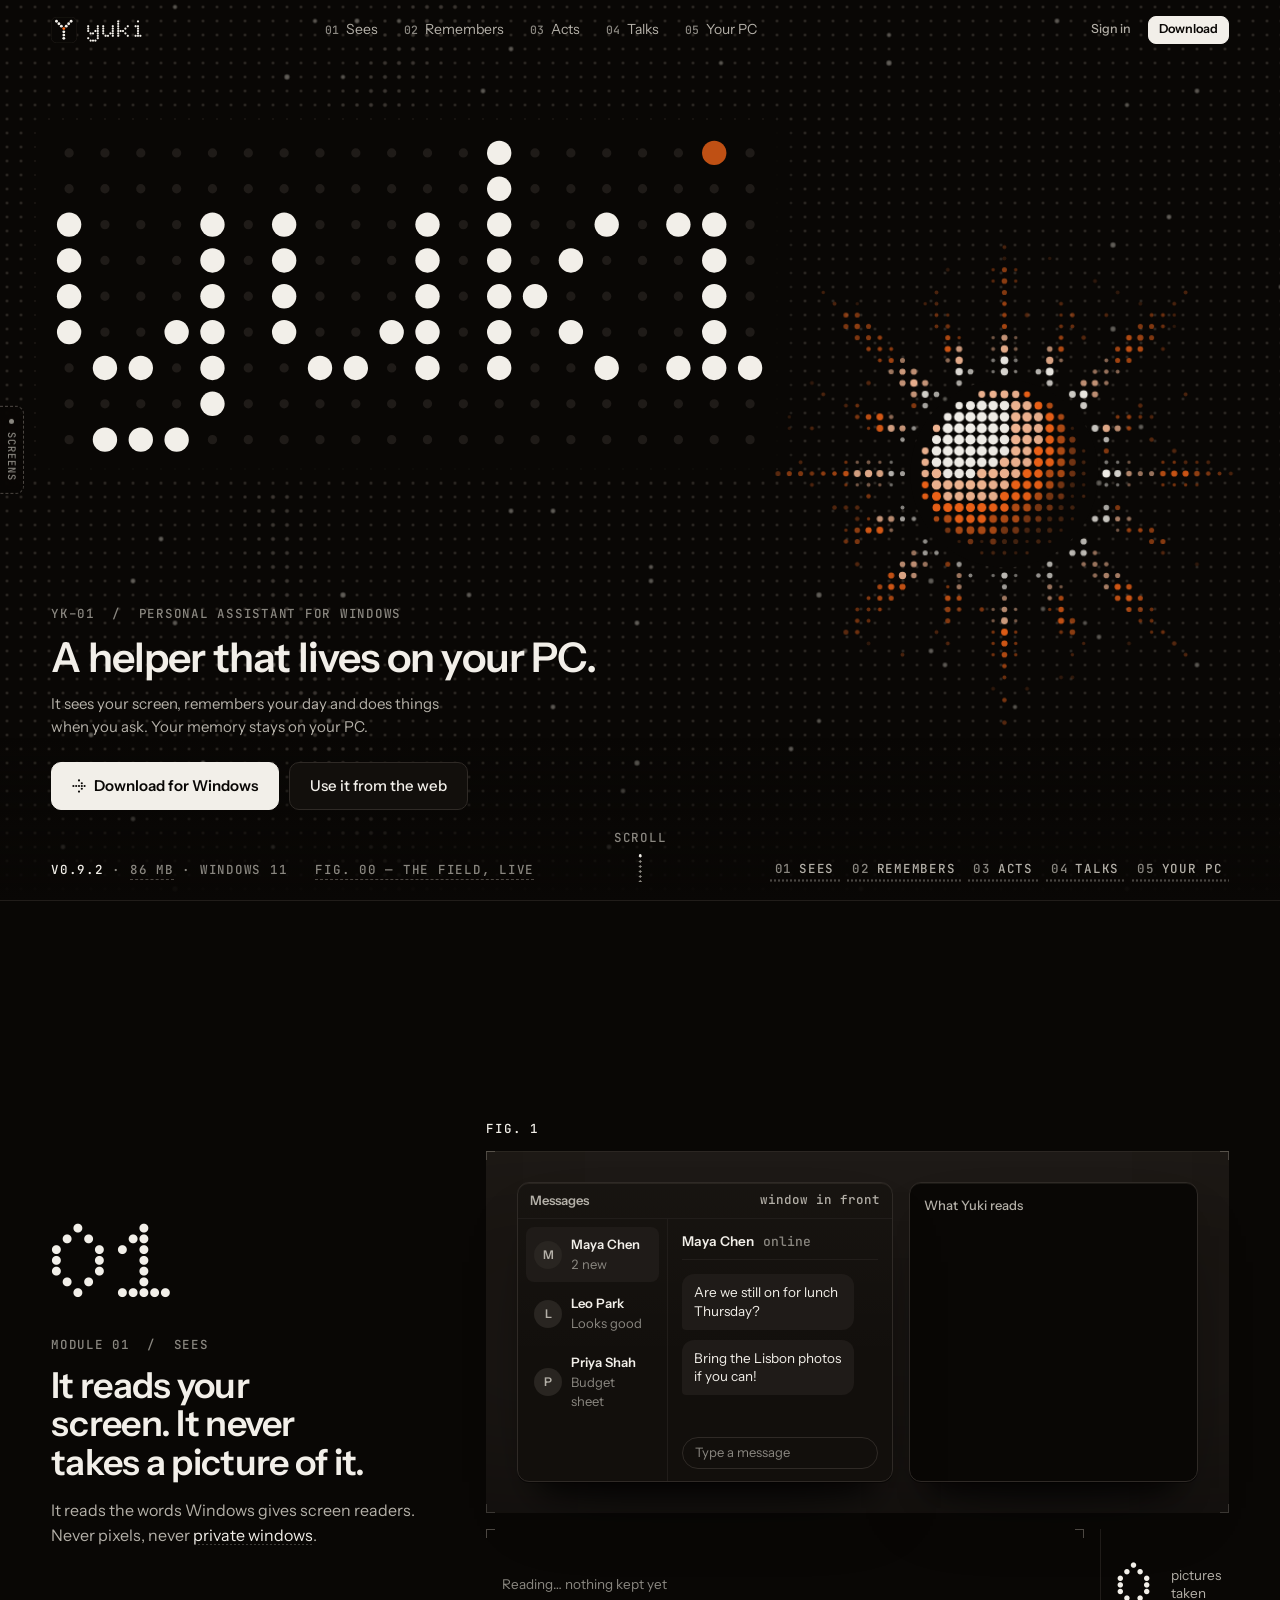
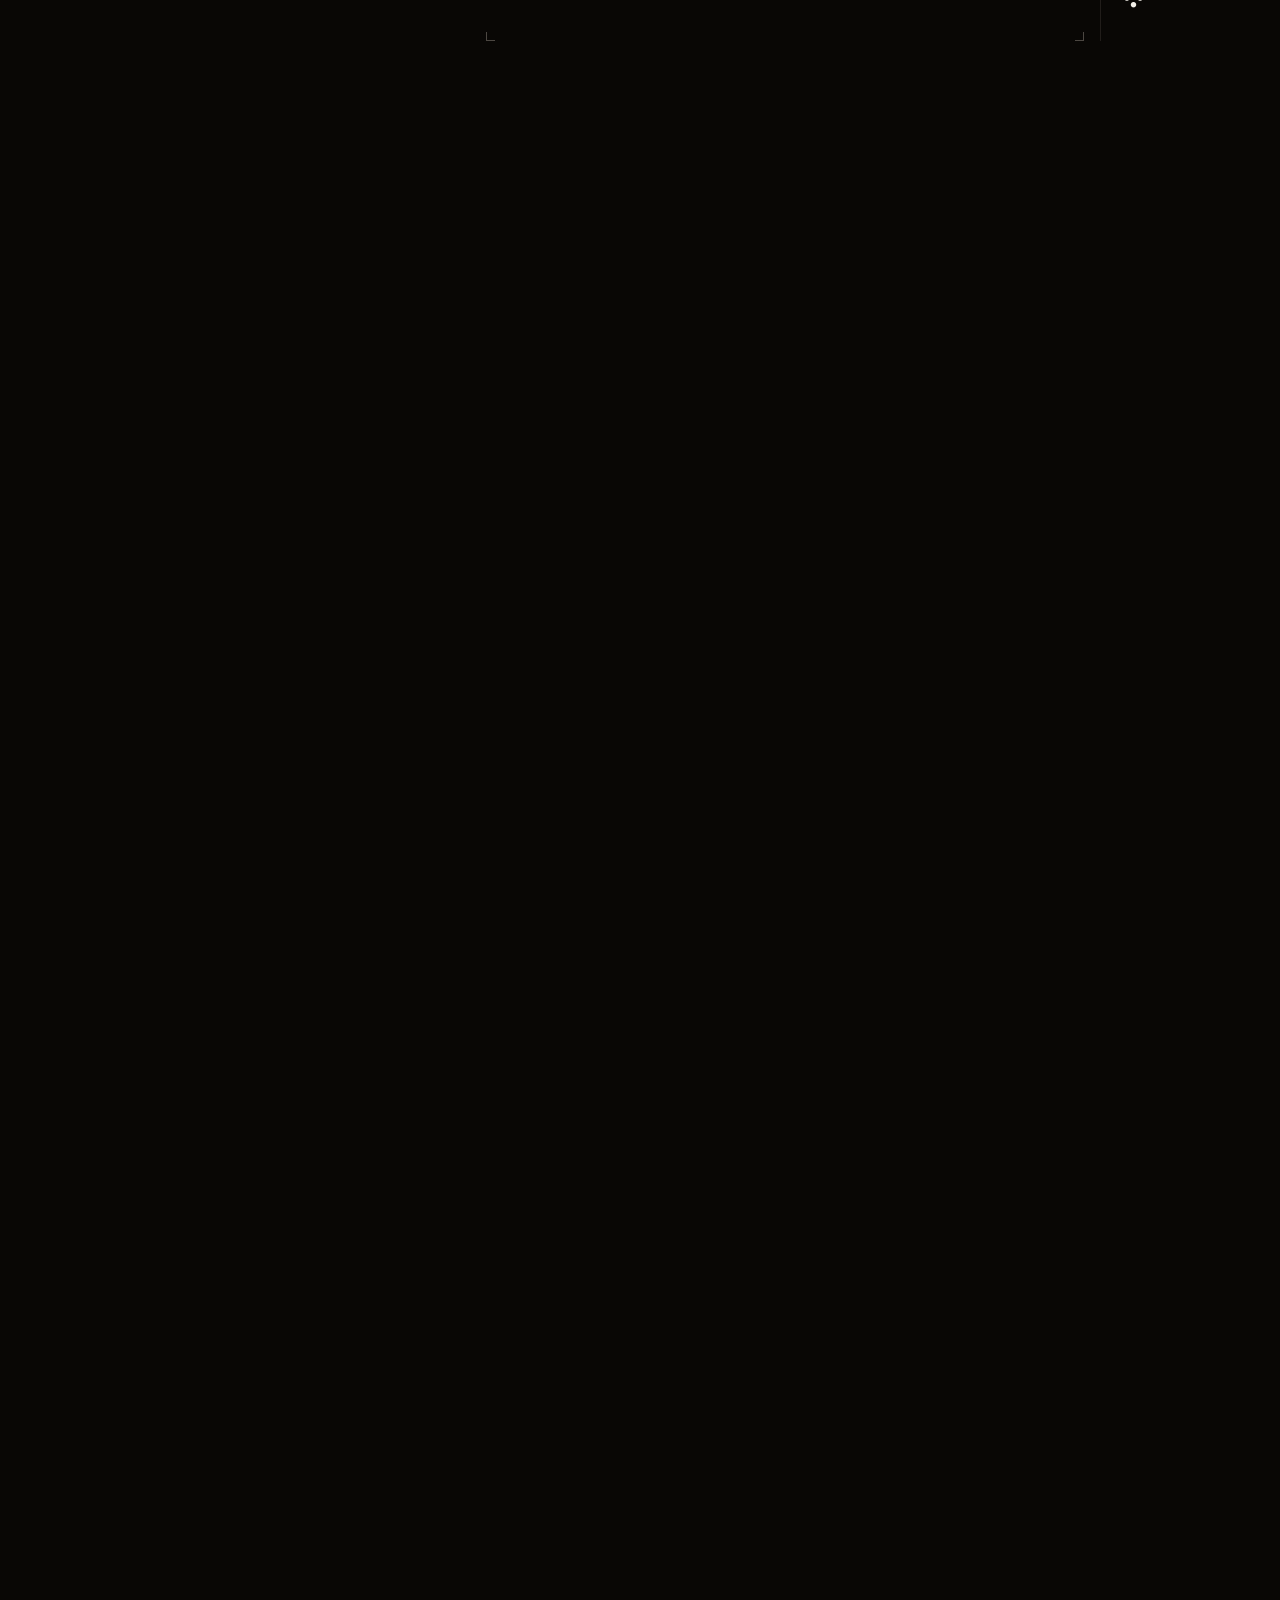
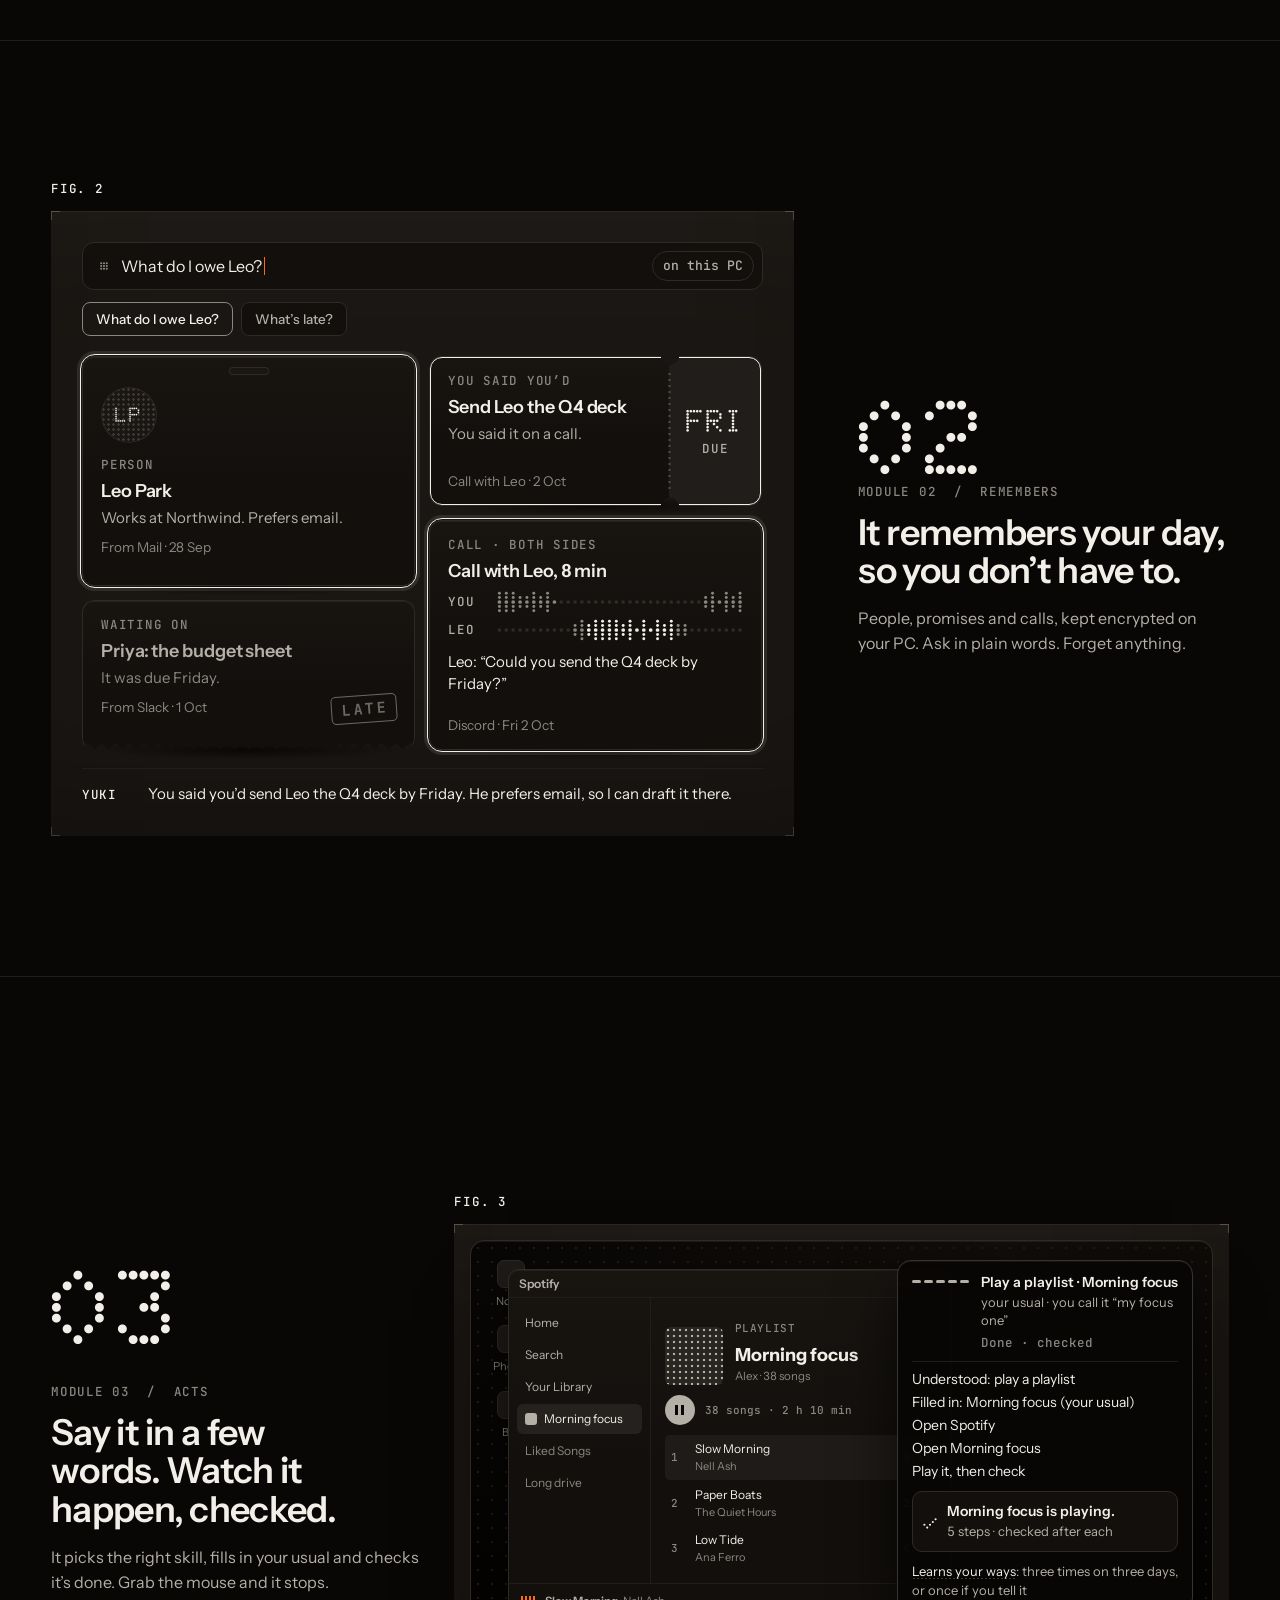
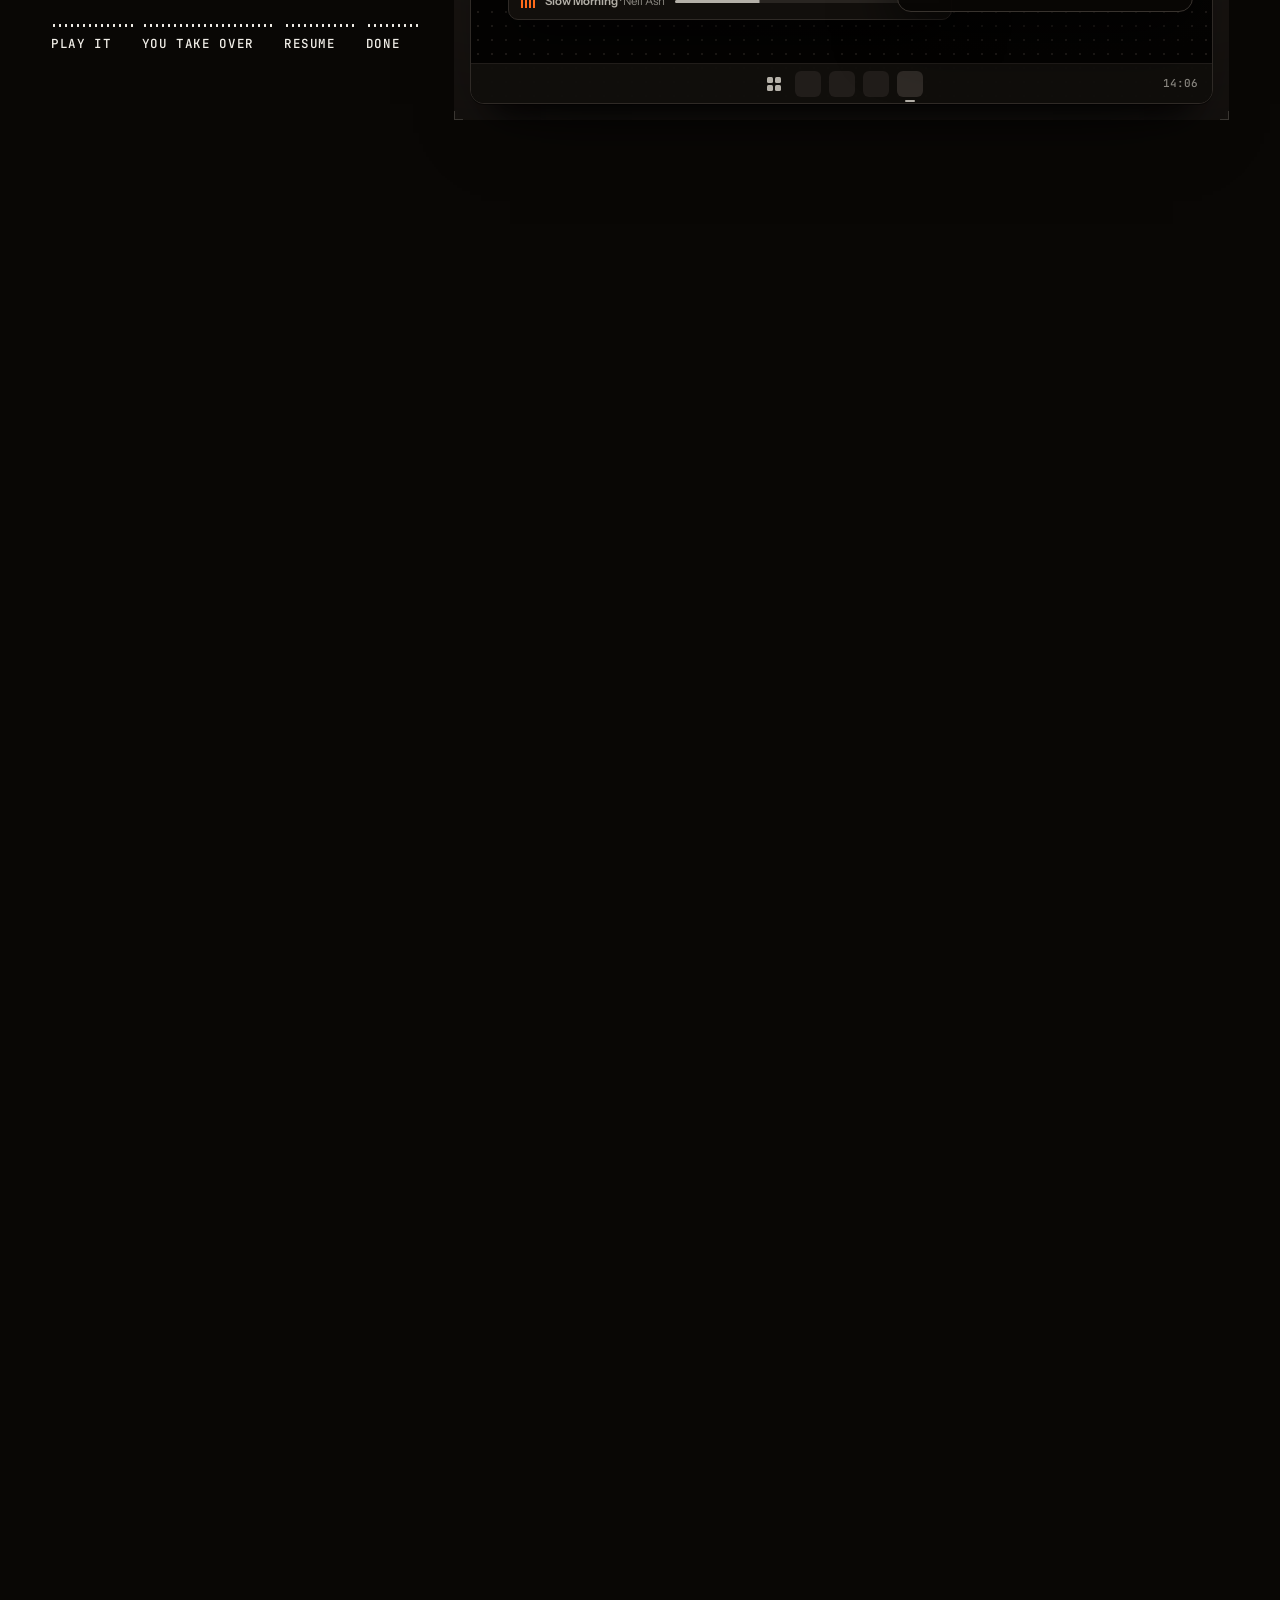
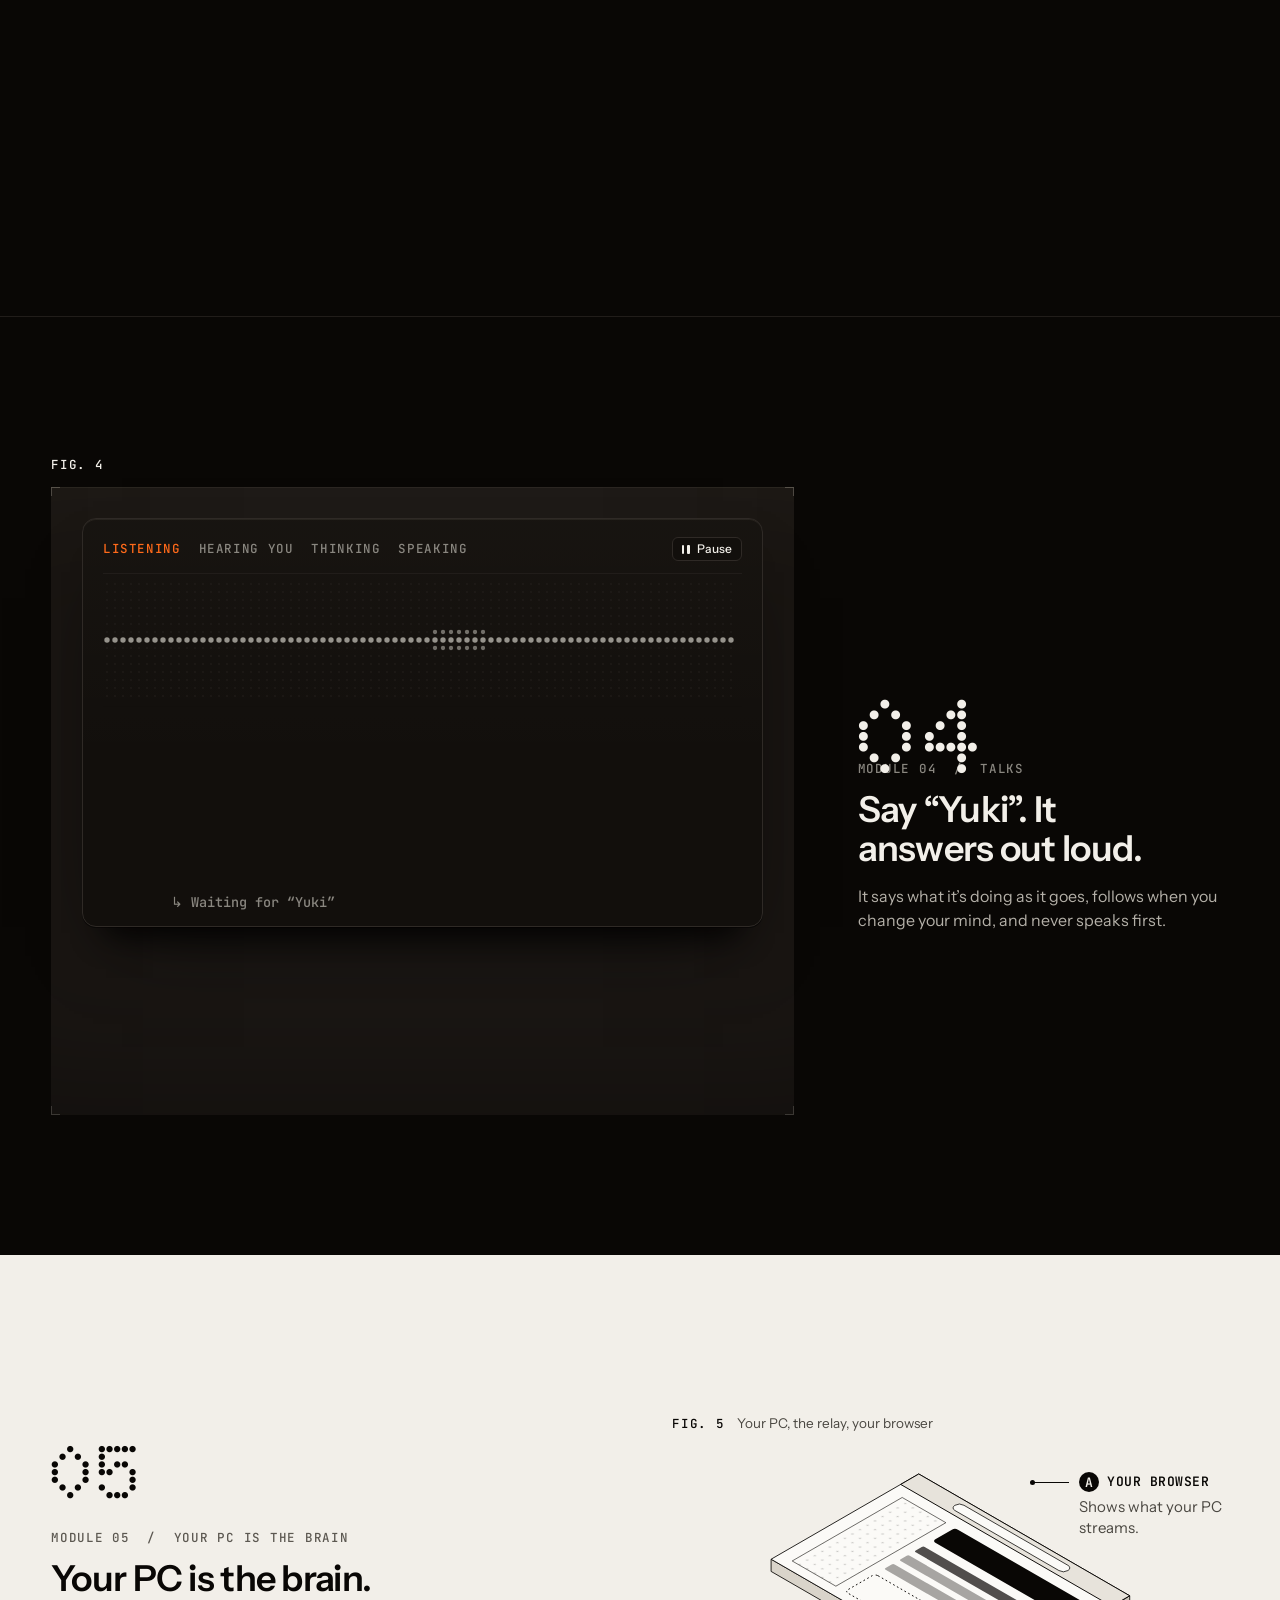
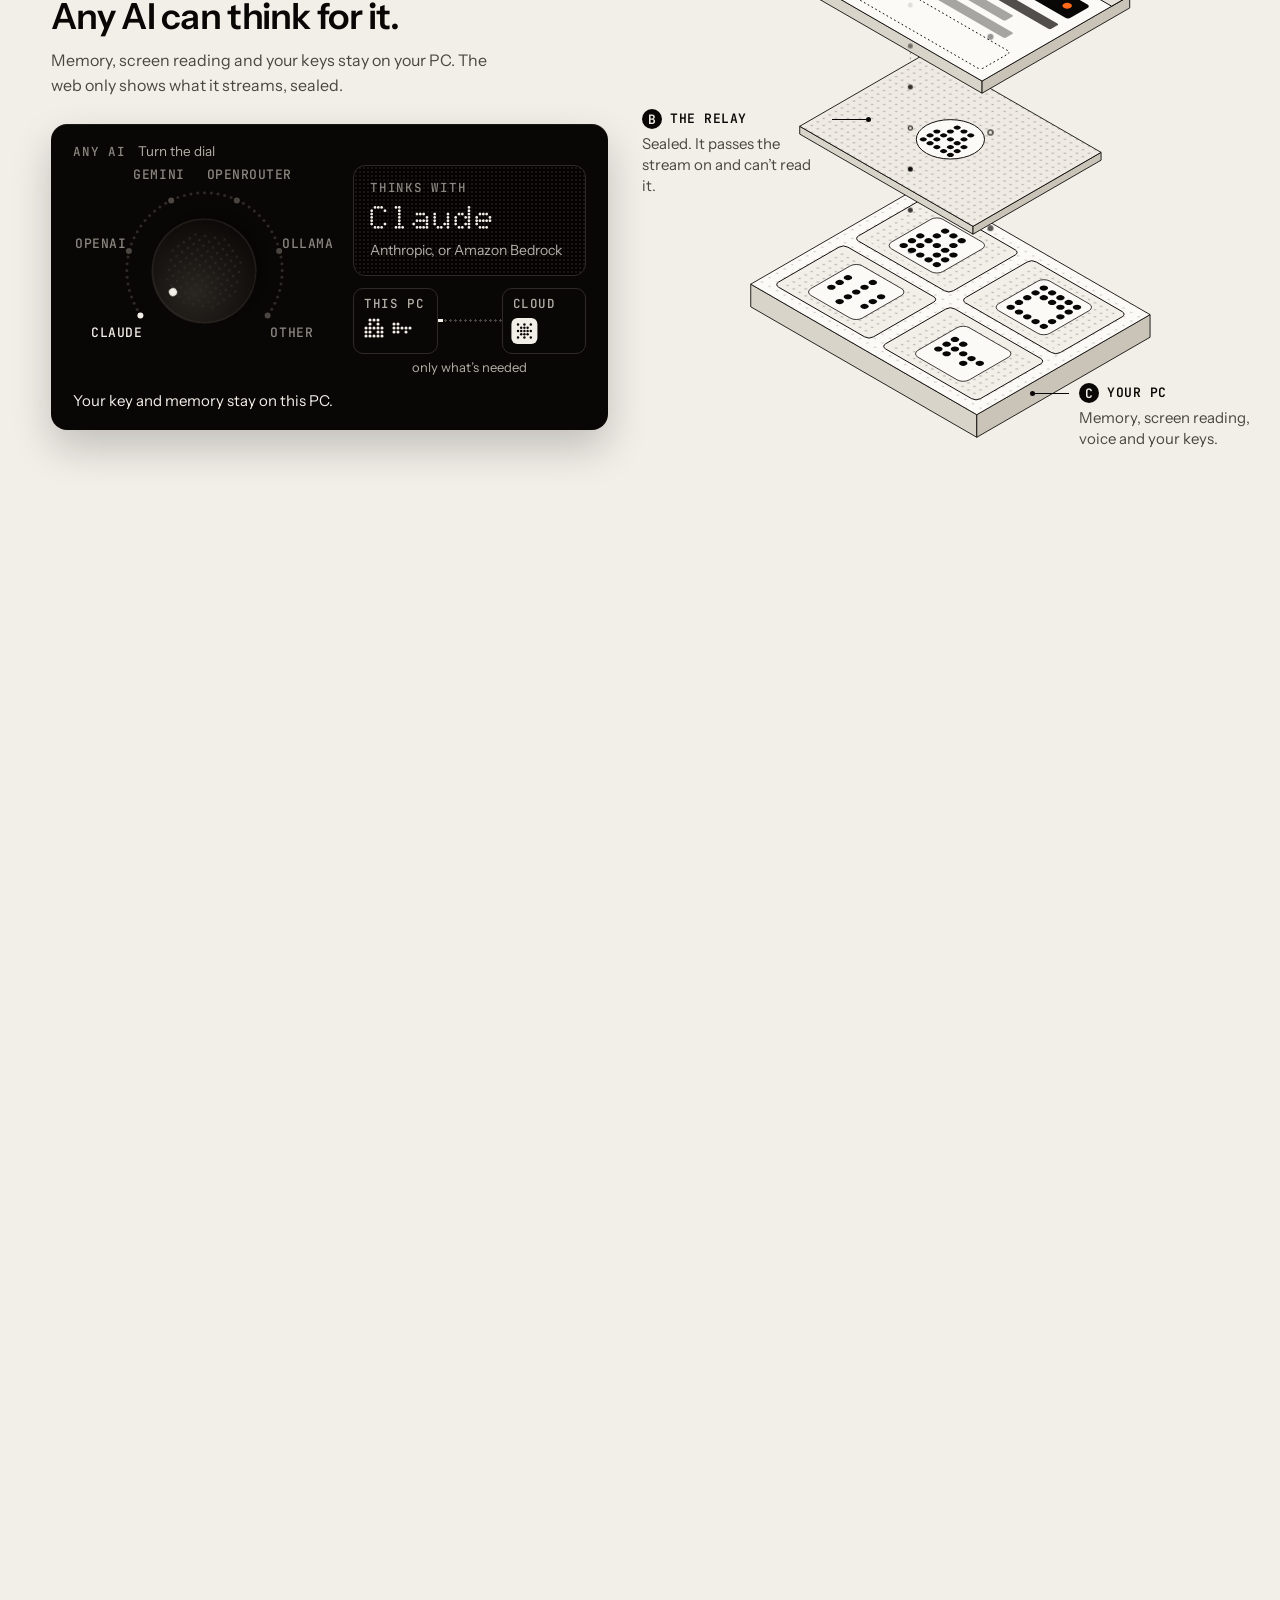
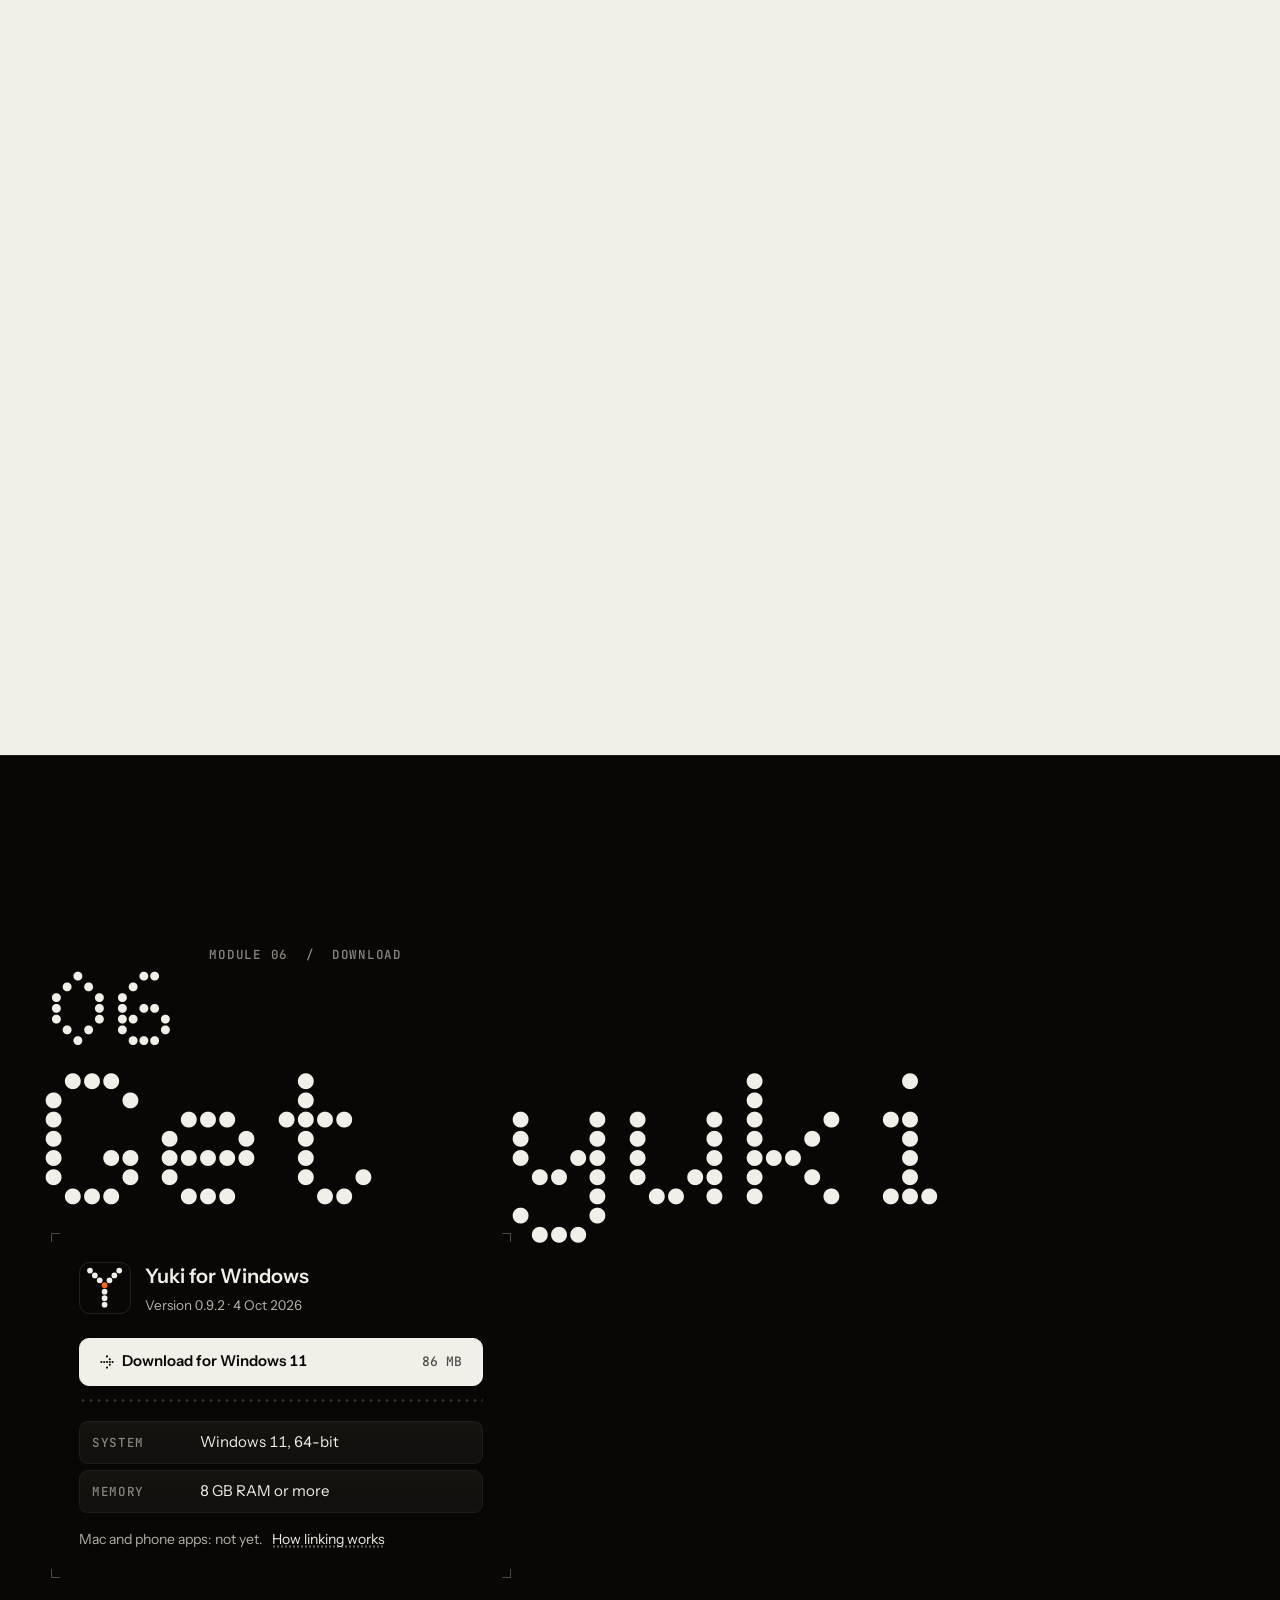
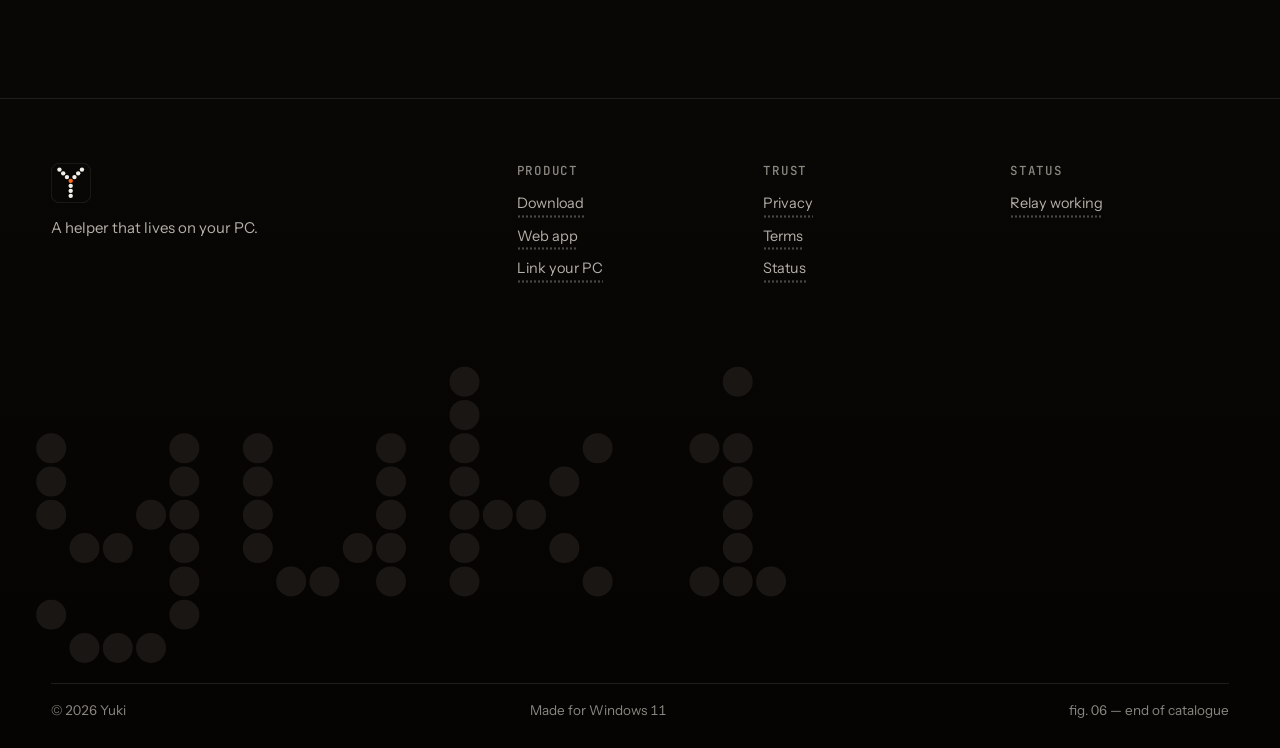
<file: index.html>
<!doctype html>
<html lang="en">
<head>
<meta charset="utf-8">
<script src="js/accent.js"></script>
<meta name="viewport" content="width=device-width, initial-scale=1, viewport-fit=cover">
<title>Yuki · a helper that lives on your PC</title>
<meta name="description" content="Yuki is a personal assistant for Windows. It sees your screen, remembers your day and does things when you ask. Your memory stays on your PC.">
<meta name="theme-color" content="#090705">
<link rel="icon" href="favicon.svg" type="image/svg+xml">
<link rel="stylesheet" href="css/base.css">
<link rel="stylesheet" href="css/blacks.css">
<link rel="stylesheet" href="css/fx.css">
<link rel="stylesheet" href="css/landing.css">
</head>
<body class="landing">

<!-- ============================ NAV ============================ -->
<header class="topnav" id="topnav">
  <a class="brand" href="index.html" aria-label="Yuki home"><span data-ymark></span><span class="doto">yuki</span></a>
  <nav class="links" aria-label="Sections">
    <a href="#sees"><i>01</i>Sees</a><a href="#remembers"><i>02</i>Remembers</a><a href="#acts"><i>03</i>Acts</a>
    <a href="#talks"><i>04</i>Talks</a><a href="#brain"><i>05</i>Your PC</a>
  </nav>
  <div class="right">
    <a class="key ghost sm" href="login.html">Sign in</a>
    <a class="key pri sm" href="#download" data-fx="matrix">Download</a>
  </div>
</header>

<!-- ============================ HERO ============================ -->
<section class="hero" id="top">
  <canvas class="hero-cv" aria-hidden="true"></canvas>
  <div class="hero-mark" aria-hidden="true"></div>
  <div class="hero-orb" aria-hidden="true"></div>
  <div class="hero-copy">
    <p class="lbl">YK&ndash;01 &nbsp;/&nbsp; personal assistant for Windows</p>
    <h1><span class="sr">Yuki. </span>A helper that lives on your PC.</h1>
    <p class="sub">It sees your screen, remembers your day and does things when you ask. Your memory stays on your PC.</p>
    <div class="cta">
      <a class="key pri lg" href="#download" id="hero-dl" data-fx="matrix magnet" data-magnet="10"><span data-dic="arrow"></span>Download for Windows</a>
      <a class="key lg" href="login.html" data-fx="magnet" data-magnet="6">Use it from the web</a>
    </div>
  </div>
  <div class="hero-meta">
    <div class="lbl"><b>v0.9.2</b> &middot; <span class="meta-t" data-spec="The app, its voice and the wake word">86 MB</span> &middot; Windows 11</div>
    <div class="lbl hide-s"><span class="meta-t" data-spec="The dots are live. Move your mouse, or click the field.">fig. 00 &mdash; the field, live</span></div>
  </div>
  <div class="hero-scroll lbl" aria-hidden="true"><span>Scroll</span><i></i></div>
  <nav class="hero-strip" aria-label="What it does">
    <a href="#sees" data-fx="dotline"><b>01</b>sees</a><a href="#remembers" data-fx="dotline"><b>02</b>remembers</a><a href="#acts" data-fx="dotline"><b>03</b>acts</a><a href="#talks" data-fx="dotline"><b>04</b>talks</a><a href="#brain" data-fx="dotline"><b>05</b>your pc</a>
  </nav>
</section>

<!-- ============================ 01 SEES ============================ -->
<section class="mod scene" id="sees" style="--len: 260vh">
  <div class="stage">
    <div class="mod-grid wide wrap">
      <header class="mod-head">
        <div class="mod-num doto" aria-hidden="true" data-fx="lens">01</div>
        <p class="lbl">Module 01 &nbsp;/&nbsp; Sees</p>
        <h2>It reads your screen. It never takes a picture of it.</h2>
        <p class="mod-line">It reads the words Windows gives screen readers. Never pixels, never <span class="term" data-fx="dotline" data-spec="Also skipped: password fields and apps or sites you block. Pause memory from the tray, or just for one call." data-spec-tap>private windows</span>.</p>
      </header>

      <div class="demo demo-sees" id="sees-demo">
        <p class="fig"><span class="lbl">fig. 1</span></p>
        <!-- the product shot: the window and what Yuki reads, on a flat ground -->
        <div class="pstage clear">
          <div class="sees-wrap">
            <div class="fakewin prod" id="fw" data-n="0">
              <div class="fw-bar"><span class="ttl">Messages</span><span class="fw-tag"><span id="fw-read">window in front</span></span></div>
              <div class="fw-body">
                <aside class="fw-list">
                  <div class="fw-item on" data-n="1"><span class="av">M</span><span><b>Maya Chen</b><em>2 new</em></span></div>
                  <div class="fw-item"><span class="av">L</span><span><b>Leo Park</b><em>Looks good</em></span></div>
                  <div class="fw-item"><span class="av">P</span><span><b>Priya Shah</b><em>Budget sheet</em></span></div>
                </aside>
                <div class="fw-chat">
                  <div class="fw-head">Maya Chen <span>online</span></div>
                  <div class="bub them" data-n="2">Are we still on for lunch Thursday?</div>
                  <div class="bub them" data-n="3">Bring the Lisbon photos if you can!</div>
                  <div class="fw-input">Type a message</div>
                </div>
              </div>
            </div>
            <div class="tree prod" id="tree">
              <p class="tree-h">What Yuki reads</p>
              <ol class="tr-list" aria-label="The window, as Yuki reads it">
                <li class="tr" data-n="0" tabindex="0"><i>window</i><span>&ldquo;Messages&rdquo;</span></li>
                <li class="tr d1" data-n="1" tabindex="0"><i>item</i><span>&ldquo;Maya Chen, 2 new&rdquo;</span></li>
                <li class="tr d1" data-n="2" tabindex="0"><i>text</i><span>&ldquo;Are we still on for lunch Thursday?&rdquo;</span></li>
                <li class="tr d1" data-n="3" tabindex="0"><i>text</i><span>&ldquo;Bring the Lisbon photos if you can!&rdquo;</span></li>
              </ol>
            </div>
          </div>
        </div>
        <div class="sees-out">
          <div class="noted clear" id="noted" data-fx="crop">
            <p class="wait cap">Reading&hellip; nothing kept yet</p>
            <p class="lbl">Kept &middot; from Messages &middot; 14:02</p>
            <p class="nt">Lunch with Maya on Thursday. Bring the Lisbon photos.</p>
            <span class="chip"><span data-dic="plus"></span>Added to your list</span>
          </div>
          <div class="zero">
            <span class="doto zero-n" data-odo="0">0</span>
            <span class="cap">pictures<br>taken</span>
          </div>
        </div>
      </div>
    </div>
  </div>
</section>

<!-- ============================ 02 REMEMBERS ============================ -->
<section class="mod flip" id="remembers">
  <div class="mod-grid wrap">
    <header class="mod-head" data-reveal>
      <div class="mod-num doto" aria-hidden="true" data-px="0.07" data-fx="lens">02</div>
      <p class="lbl">Module 02 &nbsp;/&nbsp; Remembers</p>
      <h2>It remembers your day, so you don&rsquo;t have to.</h2>
      <p class="mod-line">People, promises and calls, kept encrypted on your PC. Ask in plain words. Forget anything.</p>
    </header>
    <div class="demo demo-mem" id="mem-demo">
      <p class="fig"><span class="lbl">fig. 2</span></p>
      <div class="pstage clear">
      <div class="mem-search"><span data-dic="dot"></span><span class="q"><span class="tyw"><span id="mem-typed"></span><i class="tycv" aria-hidden="true"></i></span><i class="caret"></i></span><span class="chip">on this PC</span></div>
      <div class="qkeys" role="group" aria-label="Try a question">
        <button class="key sm" type="button" data-q="leo" aria-pressed="false">What do I owe Leo?</button>
        <button class="key sm" type="button" data-q="late" aria-pressed="false">What&rsquo;s late?</button>
      </div>

      <div class="objs" id="objs">
        <!-- A · badge -->
        <div class="mslot s-a">
          <article class="mobj badge" data-k="leo" data-fx="tilt lit" data-tilt="3" tabindex="0" aria-label="Person: Leo Park. Works at Northwind, prefers email. From Mail, 28 Sep.">
            <span class="punch" aria-hidden="true"></span>
            <span class="disc" aria-hidden="true"><b class="doto">LP</b></span>
            <div class="o-txt">
              <p class="lbl kind">Person</p>
              <h4>Leo Park</h4>
              <p class="body">Works at Northwind. Prefers email.</p>
              <p class="src">From Mail &middot; 28 Sep</p>
            </div>
            <button class="key xs fgt" type="button">Forget</button>
          </article>
          <div class="gone-chip" role="status"><span class="gt">Forgotten on this PC</span><button class="key xs undo" type="button">Undo</button></div>
        </div>
        <!-- B · ticket -->
        <div class="mslot s-b">
          <article class="mobj ticket" data-k="leo" data-fx="tilt lit" data-lit="in" data-tilt="3" tabindex="0" aria-label="You said you'd: send Leo the Q4 deck, due Friday. You said it on a call with Leo, 2 Oct.">
            <div class="o-txt">
              <p class="lbl kind">You said you&rsquo;d</p>
              <h4>Send Leo the Q4 deck</h4>
              <p class="body">You said it on a call.</p>
              <p class="src">Call with Leo &middot; 2 Oct</p>
            </div>
            <div class="stub" aria-hidden="true"><b class="doto">FRI</b><span class="lbl">due</span></div>
            <button class="key xs fgt" type="button">Forget</button>
          </article>
          <div class="gone-chip" role="status"><span class="gt">Forgotten on this PC</span><button class="key xs undo" type="button">Undo</button></div>
        </div>
        <!-- C · call strip -->
        <div class="mslot s-c">
          <article class="mobj callstrip" data-k="leo" data-fx="tilt lit" data-tilt="3" tabindex="0" aria-label="Call, both sides: call with Leo, 8 minutes. Leo said: could you send the Q4 deck by Friday? Discord, Friday 2 Oct.">
            <div class="o-txt">
              <p class="lbl kind">Call &middot; both sides</p>
              <h4>Call with Leo, 8 min</h4>
            </div>
            <div class="lanes" aria-hidden="true">
              <div class="lane"><span class="lbl">You</span><span class="wv" data-who="you"></span></div>
              <div class="lane"><span class="lbl">Leo</span><span class="wv" data-who="leo"></span></div>
            </div>
            <p class="body">Leo: &ldquo;Could you send the Q4 deck by Friday?&rdquo;</p>
            <p class="src">Discord &middot; Fri 2 Oct</p>
            <button class="key xs fgt" type="button">Forget</button>
          </article>
          <div class="gone-chip" role="status"><span class="gt">Forgotten on this PC</span><button class="key xs undo" type="button">Undo</button></div>
        </div>
        <!-- D · slip -->
        <div class="mslot s-d">
          <article class="mobj slip" data-k="late" data-fx="tilt lit" data-lit="in" data-tilt="3" tabindex="0" aria-label="Waiting on: Priya, the budget sheet. It was due Friday, late. From Slack, 1 Oct.">
            <div class="o-txt">
              <p class="lbl kind">Waiting on</p>
              <h4>Priya: the budget sheet</h4>
              <p class="body">It was due Friday.</p>
              <p class="src">From Slack &middot; 1 Oct</p>
            </div>
            <span class="stamp" aria-hidden="true">LATE</span>
            <button class="key xs fgt" type="button">Forget</button>
          </article>
          <div class="gone-chip" role="status"><span class="gt">Forgotten on this PC</span><button class="key xs undo" type="button">Undo</button></div>
        </div>
      </div>
      <p class="mem-ans" id="mem-ans"><span class="who lbl">Yuki</span><span class="tyw"><span id="mem-ans-t">You said you&rsquo;d send Leo the Q4 deck by Friday. He prefers email, so I can draft it there.</span><i class="tycv" aria-hidden="true"></i></span></p>
      </div>
    </div>
  </div>
</section>

<!-- ============================ 03 ACTS ============================ -->
<section class="mod scene" id="acts" style="--len: 460vh">
  <div class="stage">
    <div class="mod-grid wide wrap">
      <header class="mod-head">
        <div class="mod-num doto" aria-hidden="true" data-fx="lens">03</div>
        <p class="lbl">Module 03 &nbsp;/&nbsp; Acts</p>
        <h2>Say it in a few words. Watch it happen, checked.</h2>
        <p class="mod-line">It picks the right skill, fills in your usual and checks it&rsquo;s done. Grab the mouse and it stops.</p>
        <ol class="ticks" data-steps="4"><li>Play it</li><li>You take over</li><li>Resume</li><li>Done</li></ol>
      </header>

      <div class="demo demo-acts">
        <p class="fig"><span class="lbl">fig. 3</span></p>
        <div class="pstage clear">
        <div class="desk prod" id="desk">
          <div class="desk-wall"></div>
          <div class="desk-icons" aria-hidden="true"><span><i></i>Notes</span><span><i></i>Photos</span><span><i></i>Bin</span></div>
          <div class="ask-cap" id="ask-cap"><span>&ldquo;Yuki, play my focus one.&rdquo;</span></div>
          <!-- Spotify (generic mock) -->
          <div class="appwin" id="spot">
            <div class="aw-bar"><span>Spotify</span><span class="ctl"><i></i><i></i><i></i></span></div>
            <div class="aw-body">
              <aside class="aw-side">
                <div>Home</div><div>Search</div><div>Your Library</div>
                <div class="pl tgt" id="t-pl"><span class="heart"></span>Morning focus</div>
                <div class="pl">Liked Songs</div><div class="pl">Long drive</div>
              </aside>
              <div class="aw-main">
                <div class="aw-hero"><div class="cover"></div><div><p class="lbl">Playlist</p><h5 id="aw-title">Home</h5><p class="aw-sub" id="aw-sub">Jump back in</p></div></div>
                <div class="aw-ctl"><span class="playbtn" id="t-play"><i></i></span><span class="aw-count" id="aw-count">&nbsp;</span></div>
                <ol class="aw-tracks" id="aw-tracks">
                  <li><b>1</b><span>Slow Morning<em>Nell Ash</em></span><i>3:12</i></li>
                  <li><b>2</b><span>Paper Boats<em>The Quiet Hours</em></span><i>2:58</i></li>
                  <li><b>3</b><span>Low Tide<em>Ana Ferro</em></span><i>4:05</i></li>
                  <li><b>4</b><span>Tram 28<em>Lisboa Lights</em></span><i>3:41</i></li>
                </ol>
              </div>
            </div>
            <div class="aw-now" id="aw-now"><span class="eq" id="eq"><i></i><i></i><i></i><i></i></span><span class="np"><b>Slow Morning</b> &middot; Nell Ash</span><span class="bar"><i id="np-bar"></i></span></div>
          </div>
          <!-- Start menu -->
          <div class="startmenu" id="sm">
            <div class="sm-search"><span class="mag"></span><span id="sm-typed"></span><i class="caret"></i></div>
            <p class="sm-h" id="sm-h">Pinned</p>
            <div class="sm-res" id="sm-res">
              <div class="r top" id="t-res"><span class="ico g"></span><span><b>Spotify</b><em>App</em></span></div>
              <div class="r"><span class="ico"></span><span><b>Spotify settings</b><em>Settings</em></span></div>
              <div class="r"><span class="ico"></span><span><b>Search the web: spotify</b><em>Web</em></span></div>
            </div>
            <div class="sm-pinned" id="sm-pinned"><i></i><i></i><i></i><i></i><i></i><i></i><i></i><i></i><i></i><i></i><i></i><i></i></div>
          </div>
          <!-- Taskbar -->
          <div class="taskbar"><span class="tb-start" id="t-start"><i></i><i></i><i></i><i></i></span><span class="tb-i"></span><span class="tb-i"></span><span class="tb-i"></span><span class="tb-i sp" id="tb-spot"></span><span class="tb-clock">14:06</span></div>
          <!-- Yuki's run card, as on the PC -->
          <div class="runcard" id="runcard">
            <div class="rc-top">
              <span class="rc-fig" id="rc-fig"><i></i><i></i><i></i><i></i><i></i></span>
              <span class="rc-t"><b id="rc-title">Play a playlist &middot; Morning focus</b><em class="rc-why">your usual &middot; you call it &ldquo;my focus one&rdquo;</em><em id="rc-sub" class="rc-sub">Reading the screen</em></span>
            </div>
            <ol class="rc-steps" id="rc-steps">
              <li data-s="1" data-fx="lit"><span class="st">Understood: play a playlist</span><span class="chg">Skill found</span></li>
              <li data-s="2" data-fx="lit"><span class="st">Filled in: Morning focus (your usual)</span><span class="chg">Your usual pick</span></li>
              <li data-s="3" data-fx="lit"><span class="st">Open Spotify</span><span class="chg">Spotify is in front</span></li>
              <li data-s="4" data-fx="lit"><span class="st">Open Morning focus</span><span class="chg">Morning focus is showing</span></li>
              <li data-s="5" data-fx="lit"><span class="st">Play it, then check</span><span class="chg">Music is playing</span></li>
            </ol>
            <div class="rc-pause" id="rc-pause"><span class="pz"><i></i><i></i></span><span><b>Paused. You moved the mouse.</b><em>Yuki waits until you&rsquo;re done.</em></span><span class="key sm" id="t-resume">Resume</span></div>
            <div class="rc-done" id="rc-done"><span data-dic="check"></span><span><b>Morning focus is playing.</b><em>5 steps &middot; checked after each</em></span></div>
            <p class="rc-learn" id="rc-learn"><span class="term" data-fx="dotline" data-spec="Needs Record how I work, which is off until you turn it on. It never records what you type." data-spec-tap>Learns your ways</span>: three times on three days, or once if you tell it</p>
            <div class="rc-keys" id="rc-keys"><span class="key stop sm"><span data-dic="stop"></span>Stop</span><span class="kbd">Alt Shift X</span></div>
          </div>
          <!-- cursors -->
          <div class="mcur yk" id="cur-y"><svg viewBox="0 0 16 22"><path d="M1 1v17l4.5-4.2 3 7 3-1.3-3-6.8H15z"/></svg><span>Yuki</span></div>
          <div class="mcur you" id="cur-u"><svg viewBox="0 0 16 22"><path d="M1 1v17l4.5-4.2 3 7 3-1.3-3-6.8H15z"/></svg><span>you</span></div>
          <div class="ripple" id="ripple"></div>
          <div class="keycap" id="keycap">Enter</div>
        </div>
        </div>
      </div>
    </div>
  </div>
</section>

<!-- ============================ 04 TALKS ============================ -->
<section class="mod flip" id="talks">
  <div class="mod-grid wrap">
    <header class="mod-head" data-reveal>
      <div class="mod-num doto" aria-hidden="true" data-px="0.07" data-fx="lens">04</div>
      <p class="lbl">Module 04 &nbsp;/&nbsp; Talks</p>
      <h2>Say &ldquo;Yuki&rdquo;. It answers out loud.</h2>
      <p class="mod-line">It says what it&rsquo;s doing as it goes, follows when you change your mind, and never speaks first.</p>
    </header>
    <div class="demo demo-talk" id="talk-demo">
      <p class="fig"><span class="lbl">fig. 4</span></p>
      <div class="pstage clear">
      <div class="voice prod">
        <div class="v-top">
          <div class="leds" id="leds">
            <span data-m="listening" data-spec="Waiting for &ldquo;Yuki&rdquo;" data-spec-notab>Listening</span><span data-m="hearing" data-spec="What you say after &ldquo;Yuki&rdquo;" data-spec-notab>Hearing you</span><span data-m="thinking" data-spec="Picking the skill" data-spec-notab>Thinking</span><span data-m="speaking" data-spec="Says each step as it goes" data-spec-notab>Speaking</span>
          </div>
          <button class="key xs v-pause" type="button" id="v-pause" aria-pressed="false"><span class="pz" aria-hidden="true"><i></i><i></i></span><span class="vp-l">Pause</span></button>
        </div>
        <canvas class="wave" id="wave" aria-hidden="true"></canvas>
        <div class="tx" id="tx" aria-live="off"></div>
      </div>
      <div class="offer prod" id="offer">
        <p class="lbl">A quiet card &middot; it never speaks first</p>
        <p class="ot">After a long stretch: Slow Roads, like most lunchtimes?</p>
        <div class="row"><button class="key sm" type="button" data-a="play">Play</button><button class="key ghost sm" type="button" data-a="no">Not now</button></div>
        <p class="o-res cap" id="o-res" aria-live="polite"></p>
      </div>
      </div>
    </div>
  </div>
</section>

<!-- ============================ 05 YOUR PC (bone) ============================ -->
<section class="mod scene bone" id="brain" style="--len: 300vh">
  <div class="stage">
    <div class="mod-grid brain-grid wrap">
      <header class="mod-head">
        <div class="mod-num doto" aria-hidden="true" data-fx="lens">05</div>
        <p class="lbl">Module 05 &nbsp;/&nbsp; Your PC is the brain</p>
        <h2>Your PC is the brain. Any AI can think for it.</h2>
        <p class="mod-line">Memory, screen reading and your keys stay on your PC. The web only shows what it streams, sealed.</p>
      </header>

      <div class="demo demo-brain" id="brain-demo">
        <p class="fig"><span class="lbl">fig. 5</span><span class="cap">Your PC, the relay, your browser</span></p>
        <div class="xplode" id="xplode">
          <!-- four stacked SVG layers with one viewBox: the stream lines, then the three slabs. Each layer moves as a
               whole with a CSS transform; the packets are DOM dots on top. Slab faces are drawn by landing.js. -->
          <div class="xp-stack" id="xp" role="img" aria-label="Diagram: your PC at the bottom, a sealed relay in the middle, your browser on top.">
            <svg class="xp" id="xl-lines" viewBox="0 0 640 700" aria-hidden="true">
              <defs>
                <pattern id="pdots" width="10" height="10" patternUnits="userSpaceOnUse"><circle cx="5" cy="5" r="1.1" style="fill: var(--ink)" opacity=".22"/></pattern>
                <pattern id="pdots2" width="8" height="8" patternUnits="userSpaceOnUse"><circle cx="4" cy="4" r="1.2" style="fill: var(--ink)" opacity=".5"/></pattern>
              </defs>
              <g id="xp-lines" class="xp-lines"></g>
            </svg>
            <svg class="xp xl" id="xl-pc" viewBox="0 0 640 700" aria-hidden="true"><g id="xp-pc" class="slab" data-s="pc"></g></svg>
            <svg class="xp xl" id="xl-relay" viewBox="0 0 640 700" aria-hidden="true"><g id="xp-relay" class="slab" data-s="relay"></g></svg>
            <svg class="xp xl" id="xl-web" viewBox="0 0 640 700" aria-hidden="true"><g id="xp-web" class="slab" data-s="web"></g></svg>
            <div class="xp-pk" id="xp-packets" aria-hidden="true"></div>
          </div>
          <div class="callout c-web" data-s="web" tabindex="0"><p class="co-h"><b>A</b>Your browser</p><p class="co-t">Shows what your PC streams.</p></div>
          <div class="callout c-relay" data-s="relay" tabindex="0"><p class="co-h"><b>B</b>The relay</p><p class="co-t">Sealed. It passes the stream on and can&rsquo;t read it.</p></div>
          <div class="callout c-pc" data-s="pc" tabindex="0"><p class="co-h"><b>C</b>Your PC</p><p class="co-t">Memory, screen reading, voice and your keys.</p></div>
        </div>
        <ol class="xp-list" aria-label="The three parts">
          <li data-s="web"><b>A</b><span><em>Your browser.</em> Shows what your PC streams.</span></li>
          <li data-s="relay"><b>B</b><span><em>The relay.</em> Sealed. It passes the stream on and can&rsquo;t read it.</span></li>
          <li data-s="pc"><b>C</b><span><em>Your PC.</em> Memory, screen reading, voice and your keys.</span></li>
        </ol>
      </div>

      <div class="console clear" id="ai" data-tone="dark" data-fx="crop">
        <p class="con-h"><span class="lbl">Any AI</span><span class="cap">Turn the dial</span></p>
        <div class="con-main">
          <div class="knob-wrap" id="knob-wrap">
            <div class="knob-ticks" id="knob-ticks" aria-hidden="true"></div>
            <div class="knob" id="knob" role="slider" tabindex="0" aria-label="The AI that thinks for Yuki" aria-valuemin="0" aria-valuemax="5" aria-valuenow="0">
              <div class="knob-cap" id="knob-cap"><i></i></div>
            </div>
            <div class="knob-labels" id="knob-labels" aria-hidden="true"></div>
          </div>
          <div class="readout">
            <div class="lcd" id="lcd"><span class="lbl">Thinks with</span><span class="doto lcd-n" id="lcd-n">Claude</span><span class="lcd-s" id="lcd-s">Anthropic, or Amazon Bedrock</span></div>
            <div class="picto" id="picto" aria-hidden="true">
              <div class="pbox p-pc"><span class="pb-l">This PC</span><span class="pb-g"><span class="gl g-lock" data-gl="lock"></span><span class="gl g-key" data-gl="key"></span></span></div>
              <div class="plink"><span class="pl-line"><i></i><i></i><i></i></span></div>
              <div class="pbox p-cloud"><span class="pb-l">Cloud</span><span class="pb-g"></span></div>
              <span class="ai-chip" id="ai-chip"><span class="gl" data-gl="chip"></span></span>
              <span class="pl-cap" id="pl-cap">only what&rsquo;s needed</span>
            </div>
          </div>
        </div>
        <p class="ai-say" id="ai-say" aria-live="polite">Your key and memory stay on this PC.</p>
      </div>
    </div>
  </div>
</section>

<!-- ============================ 06 DOWNLOAD ============================ -->
<section class="mod dl" id="download">
  <div class="wrap">
    <div class="dl-top">
      <div class="mod-num doto" aria-hidden="true" data-px="0.07" data-fx="lens">06</div>
      <p class="lbl">Module 06 &nbsp;/&nbsp; Download</p>
    </div>
    <h2 class="dl-h doto" data-reveal><span data-px="0.05">Get yuki</span></h2>
    <div class="dl-grid">
      <div class="dl-card clear" data-reveal data-fx="crop">
        <div class="dl-row"><span data-ymark class="dl-y"></span><div><p class="dl-n">Yuki for Windows</p><p class="dl-v">Version 0.9.2 &middot; 4 Oct 2026</p></div></div>
        <a class="key pri lg dl-btn" href="#download" id="dl-btn" data-fx="matrix magnet press" data-magnet="6"><span data-dic="arrow"></span><span class="dl-l" id="dl-l">Download for Windows 11</span><span class="sz">86 MB</span></a>
        <div class="dl-bar" id="dl-bar" aria-hidden="true"></div>
        <dl class="req">
          <div data-fx="lit"><dt>System</dt><dd>Windows 11, 64-bit</dd></div>
          <div data-fx="lit"><dt>Memory</dt><dd>8 GB RAM or more</dd></div>
        </dl>
        <p class="dl-not">Mac and phone apps: not yet. <a href="link.html" data-fx="dotline">How linking works</a></p>
      </div>
    </div>
  </div>
</section>

<!-- ============================ FOOTER ============================ -->
<footer class="foot">
  <div class="wrap">
    <div class="foot-grid">
      <div class="foot-brand"><span data-ymark></span><p>A helper that lives on your PC.</p></div>
      <nav aria-label="Product"><p class="lbl">Product</p><a href="#download">Download</a><a href="login.html">Web app</a><a href="link.html">Link your PC</a></nav>
      <nav aria-label="Trust"><p class="lbl">Trust</p><a href="privacy.html">Privacy</a><a href="terms.html">Terms</a><a href="status.html">Status</a></nav>
      <nav aria-label="Status"><p class="lbl">Status</p><a href="status.html" class="stat">Relay working</a></nav>
    </div>
    <div class="foot-word doto" aria-hidden="true" data-px="0.08" data-fx="lens" data-lens="160">yuki</div>
    <div class="foot-base"><span>&copy; 2026 Yuki</span><span>Made for Windows 11</span><span>fig. 06 &mdash; end of catalogue</span></div>
  </div>
</footer>

<nav class="dotnav" id="dotnav" aria-hidden="true">
  <a href="#sees" data-t="Sees" tabindex="-1"></a><a href="#remembers" data-t="Remembers" tabindex="-1"></a><a href="#acts" data-t="Acts" tabindex="-1"></a><a href="#talks" data-t="Talks" tabindex="-1"></a><a href="#brain" data-t="Your PC" tabindex="-1"></a><a href="#download" data-t="Download" tabindex="-1"></a>
</nav>

<script src="js/core.js"></script>
<script src="js/dotkit.js"></script>
<script src="js/fx.js"></script>
<script src="js/hero.js"></script>
<script src="js/landing.js"></script>
</body>
</html>
</file>
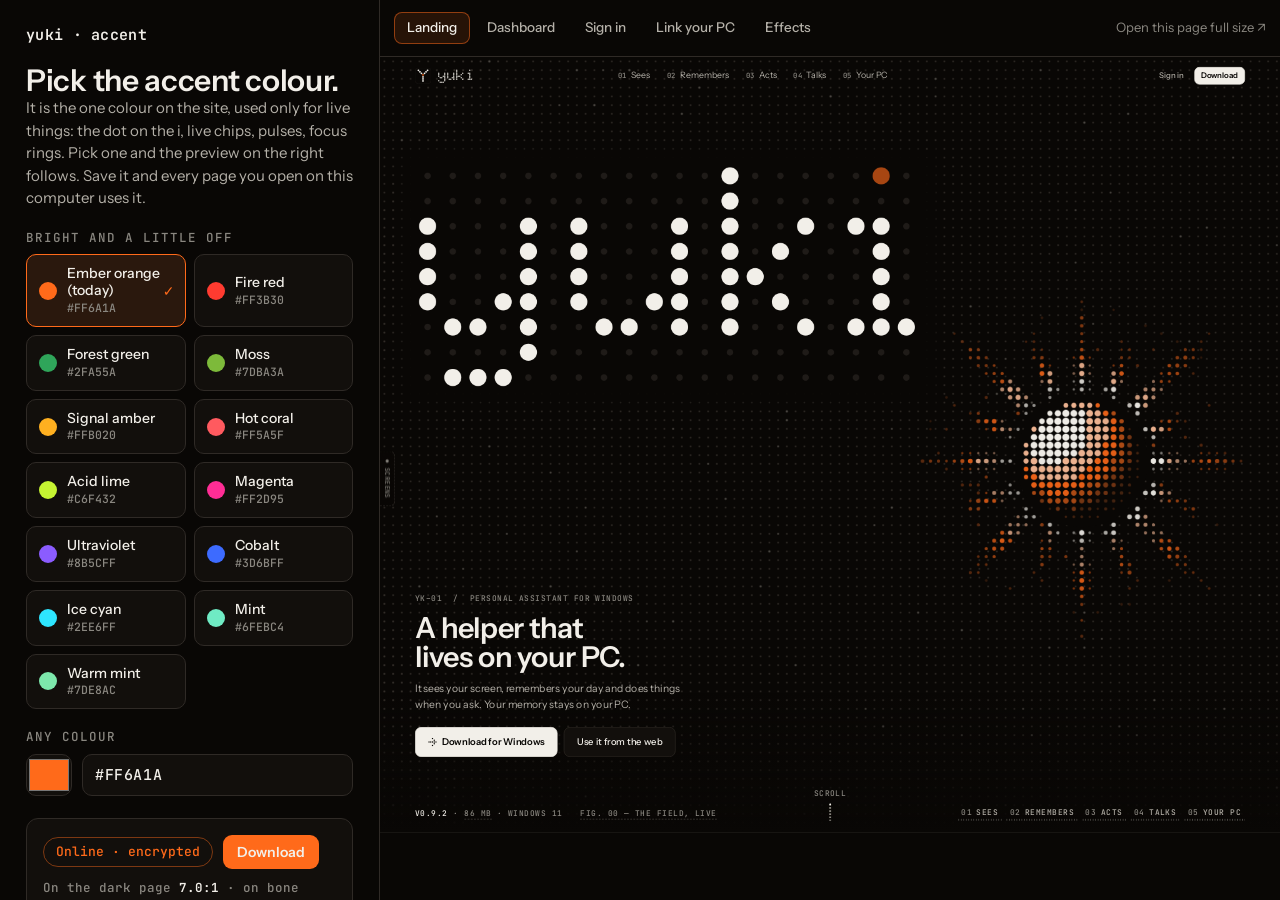
<file: accent.html>
<!doctype html>
<html lang="en">
<head>
<meta charset="utf-8">
<script src="js/accent.js"></script>
<meta name="viewport" content="width=device-width, initial-scale=1">
<title>Yuki · Accent colour</title>
<link rel="icon" href="favicon.svg" type="image/svg+xml">
<link rel="stylesheet" href="css/base.css">
<link rel="stylesheet" href="css/blacks.css">
<link rel="stylesheet" href="css/fx.css">
<style>
  body { margin: 0; min-height: 100vh; background: var(--bg); color: var(--text); display: grid; grid-template-columns: 380px 1fr; }
  @media (max-width: 900px) { body { grid-template-columns: 1fr; } .stage { height: 70vh; } }
  aside { padding: 28px 26px 40px; border-right: 1px solid var(--hair-2); display: flex; flex-direction: column; gap: 22px; overflow: auto; max-height: 100vh; box-sizing: border-box; }
  .brand { display: flex; align-items: center; gap: 10px; font: 600 15px/1 var(--f-mono); letter-spacing: .02em; }
  h1 { font: 600 30px/1.08 var(--f-ui); margin: 0; letter-spacing: -.01em; }
  p.sub { margin: 0; color: var(--text-2); font-size: 15px; line-height: 1.5; }
  .lbl2 { font: 500 12.5px/1 var(--f-mono); letter-spacing: .08em; text-transform: uppercase; color: var(--text-3); margin-bottom: 10px; }
  .swatches { display: grid; grid-template-columns: repeat(2, 1fr); gap: 8px; }
  .sw { position: relative; display: flex; align-items: center; gap: 10px; padding: 10px 12px; border-radius: 10px; border: 1px solid var(--hair-2); background: var(--raise); color: var(--text); cursor: pointer; text-align: left; font: 500 14px/1.2 var(--f-ui); transition: border-color .18s, transform .18s, background .18s; }
  .sw:hover, .sw:focus-visible { border-color: var(--c); transform: translateY(-1px); background: var(--raise-2); outline: none; }
  .sw .dot { width: 18px; height: 18px; border-radius: 50%; background: var(--c); flex: none; }
  .sw small { display: block; color: var(--text-3); font: 500 11.5px/1.3 var(--f-mono); margin-top: 2px; }
  .sw[aria-pressed="true"] { border-color: var(--c); background: color-mix(in srgb, var(--c) 10%, var(--raise)); }
  .sw[aria-pressed="true"]::after { content: '✓'; position: absolute; right: 10px; top: 50%; transform: translateY(-50%); color: var(--c); font-size: 14px; }
  .custom { display: flex; gap: 10px; align-items: center; }
  .custom input[type=color] { width: 46px; height: 42px; padding: 0; border: 1px solid var(--hair-2); border-radius: 10px; background: var(--raise); cursor: pointer; }
  .custom input[type=text] { flex: 1; height: 42px; padding: 0 12px; border-radius: 10px; border: 1px solid var(--hair-2); background: var(--raise); color: var(--text); font: 500 15px/1 var(--f-mono); letter-spacing: .04em; }
  .custom input[type=text]:focus { outline: none; border-color: var(--live); }
  .sample { display: grid; gap: 10px; padding: 16px; border-radius: 12px; border: 1px solid var(--hair-2); background: var(--raise); }
  .row { display: flex; align-items: center; gap: 10px; flex-wrap: wrap; font-size: 14px; color: var(--text-2); }
  /* like the site's live chips: no status dot (19 Oct) */
  .live-chip { display: inline-flex; align-items: center; height: 30px; padding: 0 12px; border-radius: 999px; border: 1px solid rgba(var(--live-rgb), .45); color: var(--live); font: 500 13px/1 var(--f-mono); }
  .fill { display: inline-flex; align-items: center; height: 34px; padding: 0 14px; border-radius: 9px; background: var(--live); color: var(--live-ink); font: 600 14px/1 var(--f-ui); }
  .contrast { font: 500 12.5px/1.5 var(--f-mono); color: var(--text-3); }
  .contrast b { color: var(--text); font-weight: 600; }
  .acts { display: flex; gap: 8px; flex-wrap: wrap; }
  .btn { height: 40px; padding: 0 16px; border-radius: 10px; border: 1px solid var(--hair-2); background: var(--raise); color: var(--text); font: 500 14px/1 var(--f-ui); cursor: pointer; transition: border-color .18s, background .18s; }
  .btn:hover, .btn:focus-visible { border-color: var(--live); outline: none; }
  .btn.pri { background: var(--live); color: var(--live-ink); border-color: var(--live); font-weight: 600; }
  .saved { font-size: 13.5px; color: var(--live); min-height: 18px; }
  .stage { position: relative; display: flex; flex-direction: column; height: 100vh; }
  .tabs { display: flex; gap: 4px; padding: 12px 14px; border-bottom: 1px solid var(--hair-2); flex-wrap: wrap; }
  .tab { height: 32px; padding: 0 12px; border-radius: 8px; border: 1px solid transparent; background: none; color: var(--text-2); font: 500 13.5px/1 var(--f-ui); cursor: pointer; }
  .tab:hover, .tab:focus-visible { color: var(--text); border-color: var(--hair-2); outline: none; }
  .tab[aria-selected="true"] { color: var(--text); border-color: rgba(var(--live-rgb), .5); background: var(--live-dim); }
  .tabs .open { margin-left: auto; color: var(--text-3); font-size: 13px; align-self: center; text-decoration: none; }
  .tabs .open:hover { color: var(--live); }
  .view { flex: 1; position: relative; overflow: hidden; background: var(--bg); }
  /* the page is rendered at a desktop width (1440 px) and scaled down to fit, so the preview shows the desktop layout */
  .view iframe { position: absolute; left: 0; top: 0; width: 1440px; border: 0; background: var(--bg); transform-origin: 0 0; }
</style>
</head>
<body>
<aside>
  <div class="brand">yuki · accent</div>
  <div>
    <h1>Pick the accent colour.</h1>
    <p class="sub">It is the one colour on the site, used only for live things: the dot on the i, live chips, pulses, focus rings. Pick one and the preview on the right follows. Save it and every page you open on this computer uses it.</p>
  </div>
  <div>
    <div class="lbl2">Bright and a little off</div>
    <div class="swatches" id="swatches"></div>
  </div>
  <div>
    <div class="lbl2">Any colour</div>
    <div class="custom">
      <input type="color" id="picker" aria-label="Choose any colour">
      <input type="text" id="hex" maxlength="7" spellcheck="false" aria-label="Hex colour, like #FF6A1A">
    </div>
  </div>
  <div class="sample" aria-label="How the accent looks">
    <div class="row"><span class="live-chip">Online · encrypted</span><span class="fill">Download</span></div>
    <div class="contrast" id="contrast"></div>
  </div>
  <div class="acts">
    <button class="btn pri" id="save" type="button">Use on every page</button>
    <button class="btn" id="reset" type="button">Back to mint</button>
  </div>
  <div class="saved" id="saved" role="status"></div>
</aside>
<main class="stage">
  <div class="tabs" role="tablist" aria-label="Preview page">
    <button class="tab" role="tab" data-page="index.html" aria-selected="true">Landing</button>
    <button class="tab" role="tab" data-page="app.html">Dashboard</button>
    <button class="tab" role="tab" data-page="login.html">Sign in</button>
    <button class="tab" role="tab" data-page="link.html">Link your PC</button>
    <button class="tab" role="tab" data-page="fx-gallery.html">Effects</button>
    <a class="open" id="open" href="index.html" target="_blank" rel="noopener">Open this page full size ↗</a>
  </div>
  <div class="view" id="view"><iframe id="frame" title="Preview of the site with this accent" src="about:blank"></iframe></div>
</main>
<script>
(function () {
  'use strict';
  var A = window.YAccent, KEY = A.key, norm = A.norm;
  var PRESETS = [
    ['Ember orange (today)', '#FF6A1A'], ['Fire red', '#FF3B30'], ['Forest green', '#2FA55A'], ['Moss', '#7DBA3A'],
    ['Signal amber', '#FFB020'], ['Hot coral', '#FF5A5F'], ['Acid lime', '#C6F432'], ['Magenta', '#FF2D95'],
    ['Ultraviolet', '#8B5CFF'], ['Cobalt', '#3D6BFF'], ['Ice cyan', '#2EE6FF'], ['Mint', '#6FEBC4'], ['Warm mint', '#7DE8AC']
  ];
  var cur = A.hex, page = 'index.html', timer = 0;
  var sw = document.getElementById('swatches'), picker = document.getElementById('picker'), hex = document.getElementById('hex');
  var frame = document.getElementById('frame'), open = document.getElementById('open'), saved = document.getElementById('saved');
  PRESETS.forEach(function (p) {
    var b = document.createElement('button');
    b.type = 'button'; b.className = 'sw'; b.style.setProperty('--c', p[1]); b.dataset.hex = p[1];
    b.innerHTML = '<span class="dot"></span><span>' + p[0] + '<small>' + p[1] + '</small></span>';
    b.addEventListener('click', function () { set(p[1], true); });
    sw.appendChild(b);
  });
  function rgbOf(h) { var n = parseInt(h.slice(1), 16); return [n >> 16 & 255, n >> 8 & 255, n & 255]; }
  function lum(c) { var s = c.map(function (x) { x /= 255; return x <= 0.03928 ? x / 12.92 : Math.pow((x + 0.055) / 1.055, 2.4); }); return 0.2126 * s[0] + 0.7152 * s[1] + 0.0722 * s[2]; }
  function ratio(a, b) { var x = lum(a), y = lum(b); return (Math.max(x, y) + 0.05) / (Math.min(x, y) + 0.05); }
  function pageRGB() {   // the page black in use (--bg-rgb, so a black palette counts), [11, 11, 12] by default
    var v = getComputedStyle(document.documentElement).getPropertyValue('--bg-rgb').split(',').map(Number);
    return v.length === 3 && v.every(function (x) { return x >= 0 && x <= 255; }) ? v : [11, 11, 12];
  }
  function mixHex(c, d, t) { return '#' + c.map(function (v, i) { return ('0' + Math.round(v + (d[i] - v) * t).toString(16)).slice(-2); }).join(''); }
  // apply to this page at once (the same rules as js/accent.js)
  function paint(h) {
    var c = rgbOf(h), st = document.documentElement.style, L = lum(c);
    st.setProperty('--live', h); st.setProperty('--live-rgb', c.join(', '));
    st.setProperty('--live-dim', 'rgba(' + c.join(', ') + ', .12)');
    st.setProperty('--live-ink', L > 0.36 ? mixHex(c, [0, 0, 0], 0.88) : '#F2EFE9');
    var onDark = ratio(c, pageRGB()), onBone = ratio(c, [242, 239, 233]);
    document.getElementById('contrast').innerHTML = 'On the dark page <b>' + onDark.toFixed(1) + ':1</b>' + (onDark < 3 ? ' (too dim for text)' : '') +
      ' · on bone <b>' + onBone.toFixed(1) + ':1</b>' + (onBone < 3 ? ' (live dots only, not text)' : '');
  }
  function preview() {
    var src = page + (page.indexOf('?') < 0 ? '?' : '&') + 'accent=' + cur.slice(1);
    frame.src = src; open.href = src;
  }
  function set(h, fromPreset) {
    h = norm(h); if (!h) return;
    cur = h; picker.value = h.toLowerCase(); if (document.activeElement !== hex || fromPreset) hex.value = h;
    Array.prototype.forEach.call(sw.children, function (b) { b.setAttribute('aria-pressed', String(b.dataset.hex === h)); });
    paint(h); saved.textContent = '';
    clearTimeout(timer); timer = setTimeout(preview, 180);
  }
  picker.addEventListener('input', function () { set(picker.value); });
  hex.addEventListener('input', function () { var h = norm(hex.value); if (h) set(h); });
  hex.addEventListener('blur', function () { hex.value = cur; });
  document.getElementById('save').addEventListener('click', function () {
    try { localStorage.setItem(KEY, cur); saved.textContent = 'Saved. Every page you open on this computer now uses ' + cur + '.'; }
    catch (e) { saved.textContent = 'Could not save here; add ?accent=' + cur.slice(1) + ' to a page address instead.'; }
  });
  document.getElementById('reset').addEventListener('click', function () {
    try { localStorage.removeItem(KEY); } catch (e) {}
    set('#FF6A1A', true); saved.textContent = 'Back to ember orange.';
  });
  Array.prototype.forEach.call(document.querySelectorAll('.tab'), function (t) {
    t.addEventListener('click', function () {
      Array.prototype.forEach.call(document.querySelectorAll('.tab'), function (x) { x.setAttribute('aria-selected', String(x === t)); });
      page = t.dataset.page; preview();
    });
  });
  // fit the 1440 px wide page into the preview area
  var view = document.getElementById('view');
  function fit() {
    var s = Math.min(1, view.clientWidth / 1440);
    frame.style.transform = 'scale(' + s + ')';
    frame.style.height = Math.ceil(view.clientHeight / s) + 'px';
  }
  if (window.ResizeObserver) new ResizeObserver(fit).observe(view); else window.addEventListener('resize', fit);
  fit();
  set(cur, true); preview();
})();
</script>
</body>
</html>
</file>
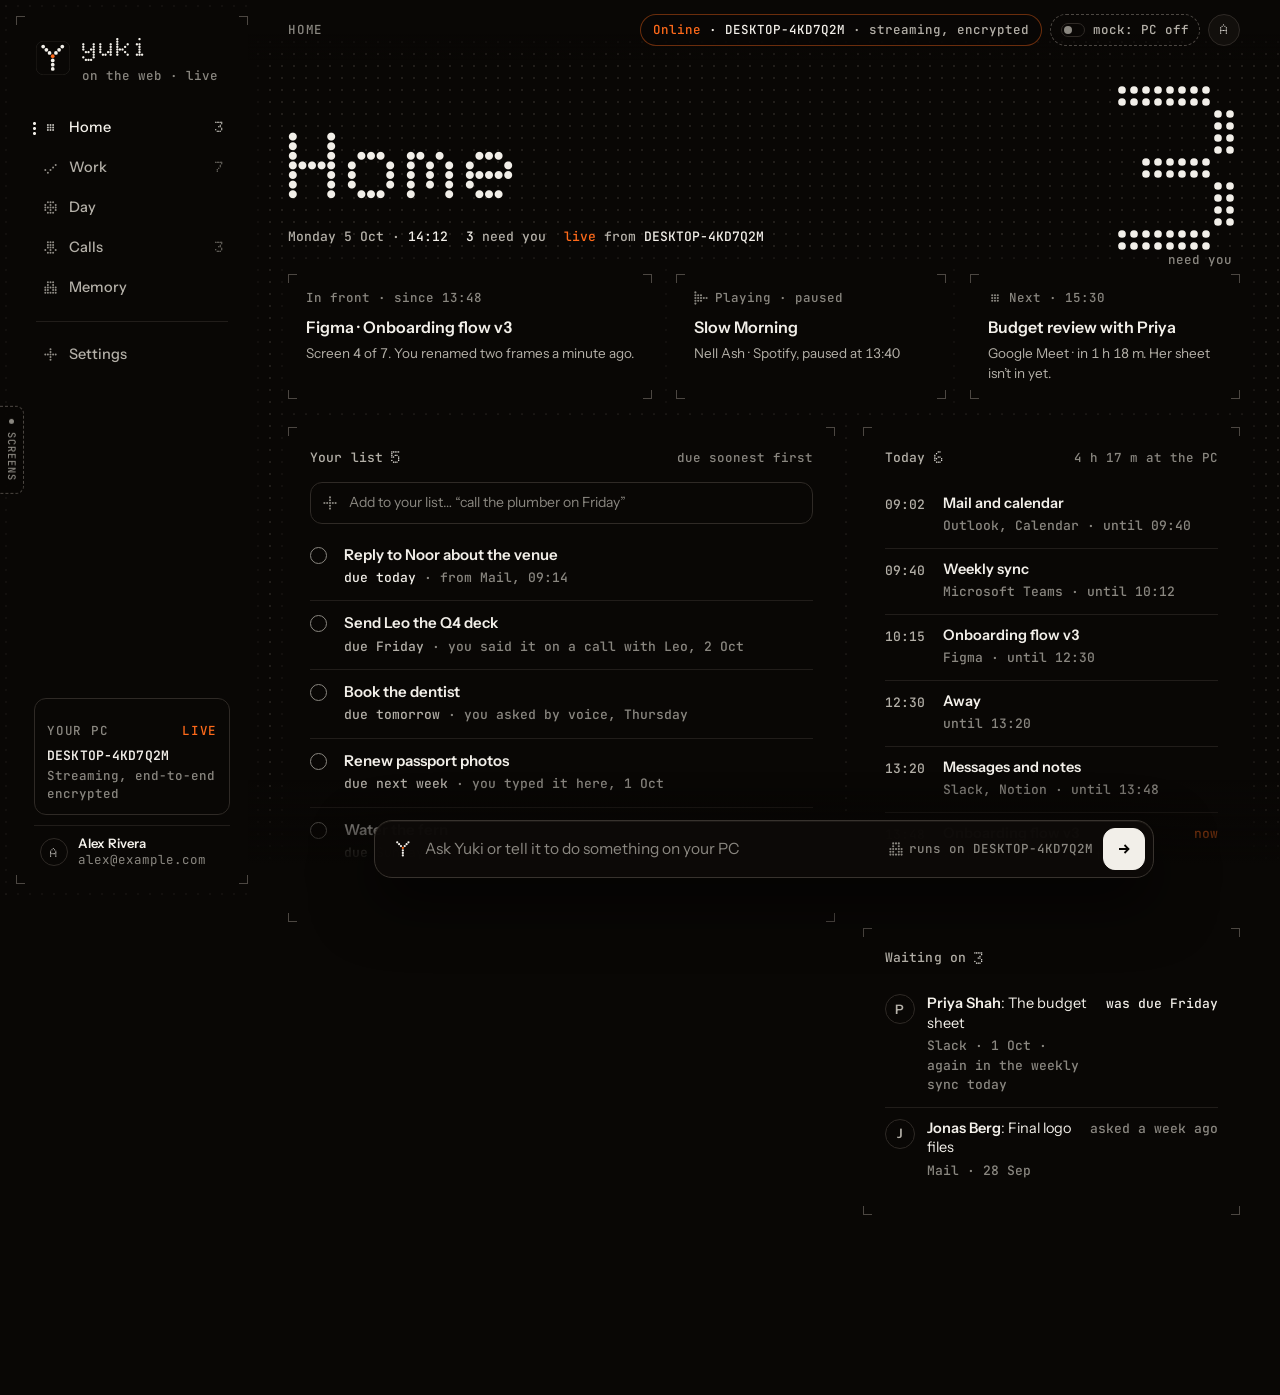
<file: app.html>
<!doctype html>
<html lang="en">
<head>
<meta charset="utf-8">
<script src="js/accent.js"></script>
<meta name="viewport" content="width=device-width, initial-scale=1, viewport-fit=cover">
<title>Yuki · on the web</title>
<meta name="theme-color" content="#090705">
<link rel="icon" href="favicon.svg" type="image/svg+xml">
<link rel="stylesheet" href="css/base.css">
<link rel="stylesheet" href="css/blacks.css">
<link rel="stylesheet" href="css/fx.css">
<link rel="stylesheet" href="css/app.css">
</head>
<body class="app" data-pc="online">
<canvas id="field" aria-hidden="true"></canvas>

<div class="shell">
  <!-- rail: the same as the PC app's -->
  <aside class="rail">
    <div class="rail-in clear" data-clear>
      <a class="rbrand" href="app.html#home"><span data-ymark></span><span><span class="name">yuki</span><span class="st" id="rail-st">on the web</span></span></a>
      <nav class="nav" id="nav" aria-label="Pages"></nav>
      <div class="rfoot">
        <div class="pcbox" id="pcbox"></div>
        <div class="me-row"><span class="av" id="me-av">A</span><span class="who" id="me-who">Alex Rivera<span>alex@example.com</span></span></div>
      </div>
    </div>
  </aside>

  <div class="mainwrap">
    <header class="topbar">
      <a class="tb-brand" href="app.html#home" aria-label="Yuki"><span data-ymark></span><span class="doto">yuki</span></a>
      <span class="tb-crumb" id="crumb">Home</span>
      <div class="tb-right">
        <span class="queued" id="queued"><span data-dic="dot"></span><span id="queued-n">1 queued</span></span>
        <span class="pcchip" id="pcchip" role="status" aria-live="polite"></span>
        <button class="mocktog" id="mocktog" type="button" data-fx="press" aria-pressed="false" aria-label="Mock only: pretend the PC is off" title="Mock only: pretend the PC is off"><span class="tg"></span><span class="t">mock: PC off</span></button>
        <a class="avbtn" href="#settings" aria-label="Account and settings" data-fx="press">A</a>
      </div>
    </header>
    <nav class="tabs-m" id="tabs-m" aria-label="Pages"></nav>
    <div class="offbar" role="status"><span><b>Your PC is off.</b> You&rsquo;re seeing what it shared before <span id="off-at">14:06</span>. Tasks can wait in a queue until it&rsquo;s back.<span class="offq" id="offq"></span></span></div>
    <main class="view" id="view" tabindex="-1"></main>
  </div>
</div>

<!-- the ask bar: what you type here runs on your PC -->
<div class="askdock">
  <section class="thread" id="thread" aria-label="Conversation with your PC" aria-live="polite"></section>
  <div class="hints" id="hints"><button type="button" data-fx="press" data-q="Open Spotify">Open Spotify</button><button type="button" data-fx="press" data-q="What's on my list?">What&rsquo;s on my list?</button><button type="button" data-fx="press" data-q="Who is Leo?">Who is Leo?</button><button type="button" data-fx="press" data-q="Reply to Maya">Reply to Maya</button></div>
  <form class="ask" id="ask" autocomplete="off">
    <span data-ymark="bare" data-cls="yd"></span>
    <input id="ask-in" type="text" placeholder="Ask Yuki or tell it to do something on your PC" aria-label="Ask Yuki or tell it to do something on your PC">
    <span class="where" id="ask-where"><span data-dic="lock"></span>runs on DESKTOP-4KD7Q2M</span>
    <button class="key pri send" type="submit" aria-label="Send" data-fx="matrix magnet press" data-magnet="4"><svg viewBox="0 0 16 16" aria-hidden="true"><path d="M3 8h9M8.5 4l4 4-4 4" fill="none" stroke="currentColor" stroke-width="1.8"/></svg></button>
  </form>
</div>

<script src="js/core.js"></script>
<script src="js/dotkit.js"></script>
<script src="js/fx.js"></script>
<script src="js/appfield.js"></script>
<script src="js/app-data.js"></script>
<script src="js/app.js"></script>
</body>
</html>
</file>
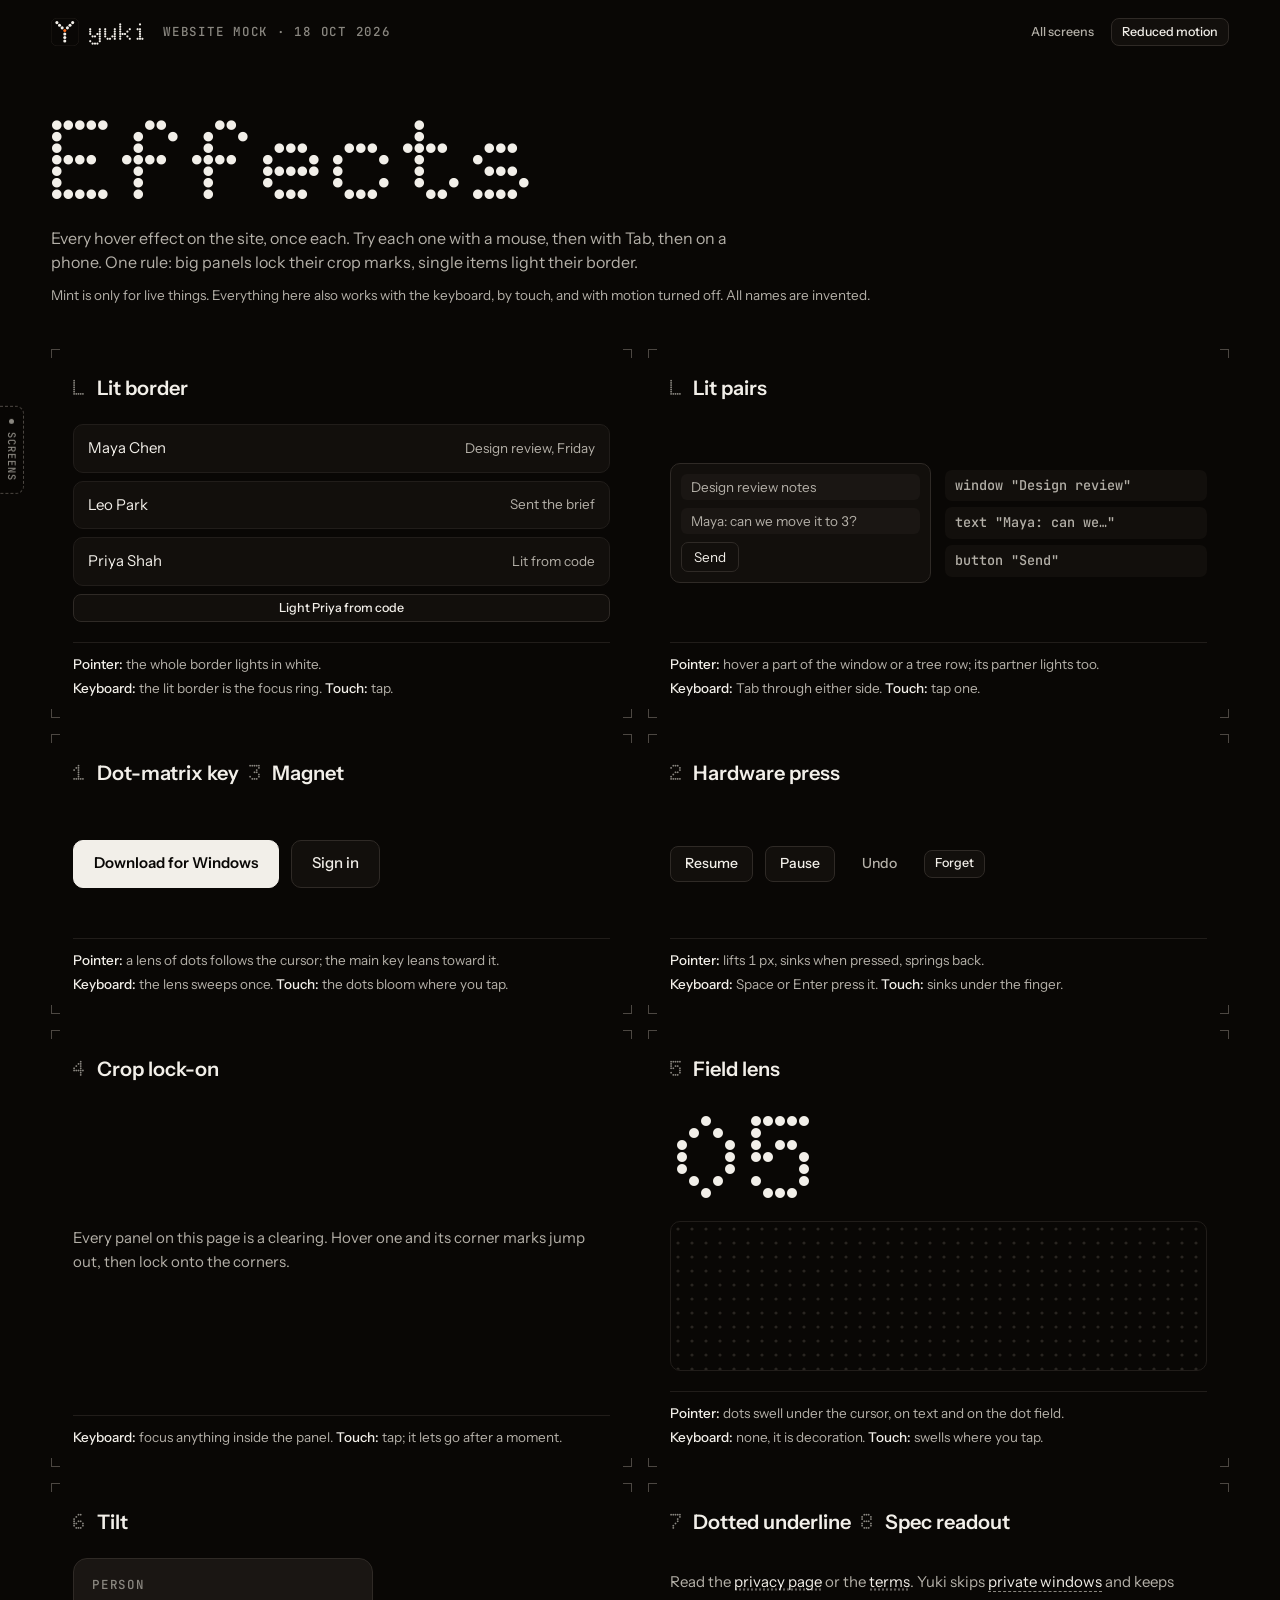
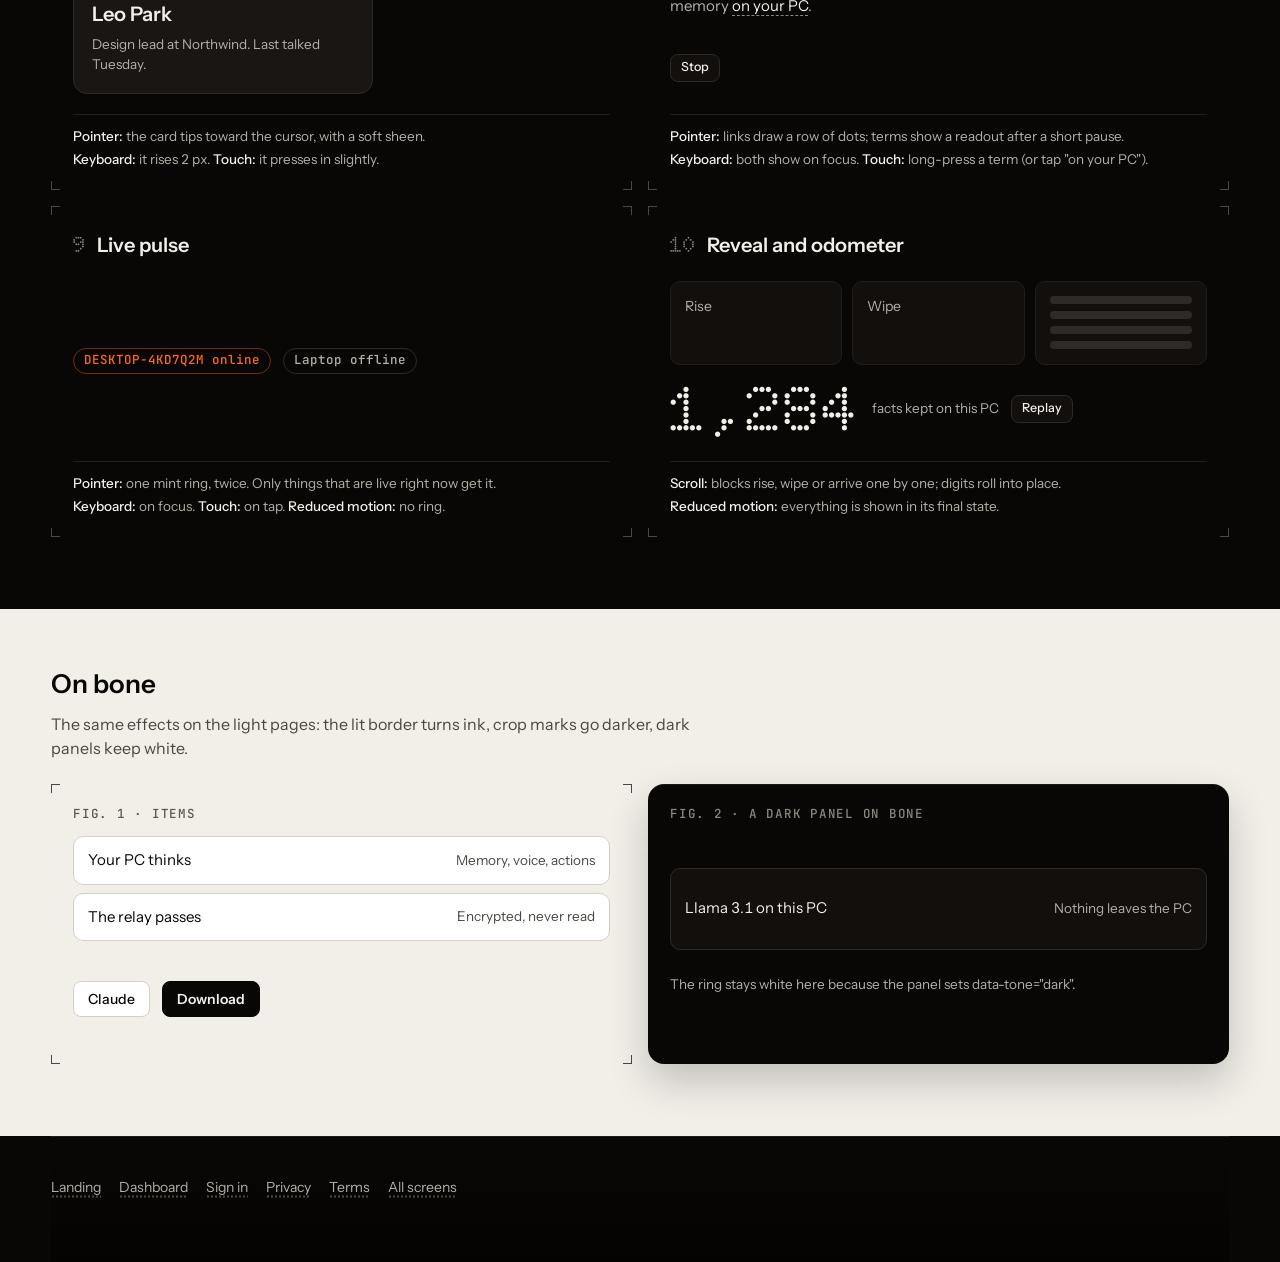
<file: fx-gallery.html>
<!doctype html>
<html lang="en">
<head>
<meta charset="utf-8">
<script src="js/accent.js"></script>
<meta name="viewport" content="width=device-width, initial-scale=1, viewport-fit=cover">
<title>Interaction vocabulary · Yuki website mock</title>
<meta name="theme-color" content="#090705">
<link rel="icon" href="favicon.svg" type="image/svg+xml">
<link rel="stylesheet" href="css/base.css">
<link rel="stylesheet" href="css/blacks.css">
<link rel="stylesheet" href="css/fx.css">
<style>
  /* the gallery's own layout (this page only); every effect comes from css/fx.css + js/fx.js */
  .wrap { max-width: 1440px; margin: 0 auto; padding: 0 var(--gut); }
  .top { display: flex; flex-wrap: wrap; align-items: center; gap: 8px 14px; min-height: 64px; padding: 10px 0; }
  .top a.brand { display: inline-flex; align-items: center; gap: 10px; min-height: 40px; text-decoration: none; }
  .top .doto { font-size: 24px; font-weight: 900; letter-spacing: .04em; }
  .top .right { margin-left: auto; display: flex; flex-wrap: wrap; gap: 6px; }
  @media (max-width: 420px) { .top .right .ghost { display: none; } } /* the Screens pill already lists every screen */
  h1 { font-family: var(--f-display); font-variation-settings: 'ROND' 100; font-weight: 800; font-size: clamp(56px, 9vw, 128px); line-height: .85; margin: 48px 0 16px; letter-spacing: .01em; }
  .intro { color: var(--text-2); max-width: 62ch; font-size: var(--t-line); line-height: 1.5; margin: 0 0 12px; }
  .rule { margin: 0 0 44px; }
  .grid { display: grid; grid-template-columns: repeat(auto-fill, minmax(min(100%, 400px), 1fr)); gap: 16px; padding-bottom: 72px; }
  .tile { display: flex; flex-direction: column; gap: 14px; padding: 22px 22px 20px; min-height: 280px; background-color: transparent; }
  .tile h2 { margin: 0; font-size: 20px; font-weight: 600; display: flex; align-items: baseline; gap: 10px; }
  .tile h2 .doto { font-size: 22px; color: var(--text-3); }
  .demo { flex: 1; display: flex; flex-wrap: wrap; align-items: center; gap: 12px; padding: 6px 0; }
  .notes { margin: 0; padding: 0; list-style: none; display: grid; gap: 4px; border-top: 1px solid var(--hair); padding-top: 12px; }
  .notes li { font-size: var(--t-cap); line-height: 1.45; color: var(--text-2); }
  .notes b { color: var(--text); font-weight: 500; }
  .row { display: flex; align-items: center; gap: 12px; width: 100%; padding: 12px 14px; border-radius: 10px; background: var(--raise); border: 1px solid var(--hair); }
  .row .who { font-size: var(--t-read); color: var(--text); }
  .row .cap { margin-left: auto; }
  .stack { display: grid; gap: 8px; width: 100%; }
  .mini { display: grid; grid-template-columns: 1fr 1fr; gap: 14px; width: 100%; }
  .win { border: 1px solid var(--hair-2); border-radius: 10px; padding: 10px; display: grid; gap: 8px; background: var(--raise); }
  .win .bar { height: 26px; border-radius: 6px; background: var(--raise-2); display: flex; align-items: center; padding: 0 10px; font-size: 13.5px; color: var(--text-2); }
  .win .btn { justify-self: start; height: 30px; padding: 0 12px; border-radius: 7px; border: 1px solid var(--hair-2); display: inline-flex; align-items: center; font-size: 13.5px; }
  .tree { display: grid; gap: 6px; }
  .tree div { padding: 7px 10px; border-radius: 7px; font: 500 13.5px/1.3 var(--f-mono); color: var(--text-2); background: var(--raise); }
  .badge { width: min(100%, 300px); padding: 18px; border-radius: 14px; background: var(--raise-2); border: 1px solid var(--hair-2); display: grid; gap: 6px; }
  .badge .lbl { color: var(--text-3); }
  .badge b { font-size: 20px; font-weight: 600; }
  .badge span.cap { color: var(--text-2); }
  .big { font-size: 120px; line-height: .8; color: var(--text); padding: 4px 6px; }
  canvas.field { width: 100%; height: 150px; border-radius: 10px; background: var(--bg); border: 1px solid var(--hair); }
  .prose { font-size: var(--t-read); line-height: 1.6; color: var(--text-2); margin: 0; }
  .prose a, .prose [data-spec] { color: var(--text); }
  .prose [data-spec] { border-bottom: 1px dashed var(--text-3); }
  .odo-n { font-family: var(--f-display); font-variation-settings: 'ROND' 100; font-weight: 800; font-size: 64px; line-height: 1; }
  .rv { display: grid; grid-template-columns: repeat(3, 1fr); gap: 10px; width: 100%; }
  .rv > div { padding: 14px; border-radius: 10px; background: var(--raise); border: 1px solid var(--hair); font-size: 14px; color: var(--text-2); min-height: 84px; }
  .rv .st { display: grid; gap: 6px; }
  .rv .st span { display: block; height: 8px; border-radius: 4px; background: var(--hair-2); }
  .bonebox { background: var(--bone); color: var(--ink); padding: 56px 0 72px; }
  .bonebox h2.sec { margin: 0 0 8px; font-size: 26px; font-weight: 600; }
  .bonebox .intro { color: var(--ink-2); }
  .bonebox .row { background: #fff; border-color: var(--bone-hair); }
  .bonebox .row .who { color: var(--ink); }
  .bonebox .row .cap { color: var(--ink-2); } /* was light grey on bone, 2.2:1 */
  .bonebox .lbl { color: var(--ink-3); }
  .bonebox .key { background: #fff; border-color: var(--bone-hair); color: var(--ink); }
  .bonebox .key.pri { background: var(--ink); border-color: var(--ink); color: var(--bone); }
  .bgrid { display: grid; grid-template-columns: repeat(auto-fill, minmax(min(100%, 400px), 1fr)); gap: 16px; }
  .console { padding: 22px; border-radius: 16px; background: var(--bg); color: var(--text); display: grid; gap: 12px; }
  .console .cap { color: var(--text-2); }
  .bonebox .console .row { background: var(--raise); border-color: var(--hair-2); }
  .bonebox .console .row .who { color: var(--text); }
  .bonebox .console .row .cap { color: var(--text-2); }
  .bonebox .console .lbl { color: var(--text-3); }
  .foot { padding: 40px 0 64px; border-top: 1px solid var(--hair); }
  .foot nav { display: flex; flex-wrap: wrap; gap: 18px; }
  .foot nav a { color: var(--text-2); font-size: 14px; }
  @media (max-width: 760px) { .mini, .rv { grid-template-columns: 1fr; } .big { font-size: 88px; } }
</style>
</head>
<body>
<div class="wrap">
  <header class="top">
    <a class="brand" href="index.html"><span data-ymark></span><span class="doto">yuki</span></a>
    <span class="lbl">Website mock &middot; 18 Oct 2026</span>
    <span class="right"><a class="key sm ghost" href="screens.html">All screens</a><a class="key sm" href="fx-gallery.html?motion=reduced" id="motionLink">Reduced motion</a></span>
  </header>
  <h1>Effects</h1>
  <p class="intro">Every hover effect on the site, once each. Try each one with a mouse, then with Tab, then on a phone. One rule: big panels lock their crop marks, single items light their border.</p>
  <p class="cap rule">Mint is only for live things. Everything here also works with the keyboard, by touch, and with motion turned off. All names are invented.</p>

  <div class="grid">
    <!-- L -->
    <section class="tile clear" data-fx="crop" aria-labelledby="t-l">
      <h2 id="t-l"><span class="doto">L</span>Lit border</h2>
      <div class="demo stack">
        <div class="row" data-fx="lit" tabindex="0"><span class="who">Maya Chen</span><span class="cap">Design review, Friday</span></div>
        <div class="row" data-fx="lit" tabindex="0"><span class="who">Leo Park</span><span class="cap">Sent the brief</span></div>
        <div class="row" data-fx="lit" tabindex="0" id="litCode"><span class="who">Priya Shah</span><span class="cap">Lit from code</span></div>
        <button class="key sm" type="button" id="litBtn" aria-pressed="false">Light Priya from code</button>
      </div>
      <ul class="notes">
        <li><b>Pointer:</b> the whole border lights in white.</li>
        <li><b>Keyboard:</b> the lit border is the focus ring. <b>Touch:</b> tap.</li>
      </ul>
    </section>

    <!-- L pairs -->
    <section class="tile clear" data-fx="crop" aria-labelledby="t-lp">
      <h2 id="t-lp"><span class="doto">L</span>Lit pairs</h2>
      <div class="demo mini" data-lit-scope>
        <div class="win">
          <div class="bar" data-fx="lit" data-lit-pair="title" tabindex="0">Design review notes</div>
          <div class="bar" data-fx="lit" data-lit-pair="msg" tabindex="0">Maya: can we move it to 3?</div>
          <span class="btn" data-fx="lit" data-lit-pair="send" tabindex="0">Send</span>
        </div>
        <div class="tree">
          <div data-fx="lit" data-lit-pair="title" tabindex="0">window "Design review"</div>
          <div data-fx="lit" data-lit-pair="msg" tabindex="0">text "Maya: can we…"</div>
          <div data-fx="lit" data-lit-pair="send" tabindex="0">button "Send"</div>
        </div>
      </div>
      <ul class="notes">
        <li><b>Pointer:</b> hover a part of the window or a tree row; its partner lights too.</li>
        <li><b>Keyboard:</b> Tab through either side. <b>Touch:</b> tap one.</li>
      </ul>
    </section>

    <!-- 1 + 3 -->
    <section class="tile clear" data-fx="crop" aria-labelledby="t-1">
      <h2 id="t-1"><span class="doto">1</span>Dot-matrix key <span class="doto">3</span>Magnet</h2>
      <div class="demo">
        <a class="key pri lg" href="#download" data-fx="matrix magnet" data-magnet="8">Download for Windows</a>
        <a class="key lg" href="#signin" data-fx="matrix">Sign in</a>
      </div>
      <ul class="notes">
        <li><b>Pointer:</b> a lens of dots follows the cursor; the main key leans toward it.</li>
        <li><b>Keyboard:</b> the lens sweeps once. <b>Touch:</b> the dots bloom where you tap.</li>
      </ul>
    </section>

    <!-- 2 -->
    <section class="tile clear" data-fx="crop" aria-labelledby="t-2">
      <h2 id="t-2"><span class="doto">2</span>Hardware press</h2>
      <div class="demo">
        <button class="key" type="button">Resume</button>
        <button class="key" type="button">Pause</button>
        <button class="key ghost" type="button">Undo</button>
        <button class="key sm" type="button">Forget</button>
      </div>
      <ul class="notes">
        <li><b>Pointer:</b> lifts 1 px, sinks when pressed, springs back.</li>
        <li><b>Keyboard:</b> Space or Enter press it. <b>Touch:</b> sinks under the finger.</li>
      </ul>
    </section>

    <!-- 4 -->
    <section class="tile clear" data-fx="crop" aria-labelledby="t-4" tabindex="0">
      <h2 id="t-4"><span class="doto">4</span>Crop lock-on</h2>
      <div class="demo"><p class="prose">Every panel on this page is a clearing. Hover one and its corner marks jump out, then lock onto the corners.</p></div>
      <ul class="notes">
        <li><b>Keyboard:</b> focus anything inside the panel. <b>Touch:</b> tap; it lets go after a moment.</li>
      </ul>
    </section>

    <!-- 5 -->
    <section class="tile clear" data-fx="crop" aria-labelledby="t-5">
      <h2 id="t-5"><span class="doto">5</span>Field lens</h2>
      <div class="demo">
        <span class="big doto" data-fx="lens" aria-label="05">05</span>
        <canvas class="field" id="lensField" aria-hidden="true"></canvas>
      </div>
      <ul class="notes">
        <li><b>Pointer:</b> dots swell under the cursor, on text and on the dot field.</li>
        <li><b>Keyboard:</b> none, it is decoration. <b>Touch:</b> swells where you tap.</li>
      </ul>
    </section>

    <!-- 6 -->
    <section class="tile clear" data-fx="crop" aria-labelledby="t-6">
      <h2 id="t-6"><span class="doto">6</span>Tilt</h2>
      <div class="demo">
        <div class="badge" data-fx="tilt lit" data-tilt="3" tabindex="0">
          <span class="lbl" data-depth="1">Person</span>
          <b data-depth="2">Leo Park</b>
          <span class="cap" data-depth="1">Design lead at Northwind. Last talked Tuesday.</span>
        </div>
      </div>
      <ul class="notes">
        <li><b>Pointer:</b> the card tips toward the cursor, with a soft sheen.</li>
        <li><b>Keyboard:</b> it rises 2 px. <b>Touch:</b> it presses in slightly.</li>
      </ul>
    </section>

    <!-- 7 + 8 -->
    <section class="tile clear" data-fx="crop" aria-labelledby="t-7">
      <h2 id="t-7"><span class="doto">7</span>Dotted underline <span class="doto">8</span>Spec readout</h2>
      <div class="demo">
        <p class="prose">Read the <a href="privacy.html" data-fx="dotline">privacy page</a> or the <a href="terms.html" data-fx="dotline">terms</a>. Yuki skips <span data-spec="Incognito and InPrivate windows, and any app you block in Settings.">private windows</span> and keeps memory <span data-spec="Encrypted with a key only this PC has." data-spec-tap>on your PC</span>.</p>
        <button class="key sm" type="button" data-spec="Stops the run at the next step. Nothing is undone.">Stop</button>
      </div>
      <ul class="notes">
        <li><b>Pointer:</b> links draw a row of dots; terms show a readout after a short pause.</li>
        <li><b>Keyboard:</b> both show on focus. <b>Touch:</b> long-press a term (or tap "on your PC").</li>
      </ul>
    </section>

    <!-- 9 -->
    <section class="tile clear" data-fx="crop" aria-labelledby="t-9">
      <h2 id="t-9"><span class="doto">9</span>Live pulse</h2>
      <div class="demo">
        <span class="chip live" data-fx="pulse" tabindex="0">DESKTOP-4KD7Q2M online</span>
        <span class="chip" tabindex="0">Laptop offline</span>
      </div>
      <ul class="notes">
        <li><b>Pointer:</b> one mint ring, twice. Only things that are live right now get it.</li>
        <li><b>Keyboard:</b> on focus. <b>Touch:</b> on tap. <b>Reduced motion:</b> no ring.</li>
      </ul>
    </section>

    <!-- 10 -->
    <section class="tile clear" data-fx="crop" aria-labelledby="t-10">
      <h2 id="t-10"><span class="doto">10</span>Reveal and odometer</h2>
      <div class="demo" id="rvBox">
        <div class="rv">
          <div data-reveal="rise">Rise</div>
          <div data-reveal="wipe">Wipe</div>
          <div data-reveal="stagger" class="st"><span></span><span></span><span></span><span></span></div>
        </div>
        <span class="odo-n" data-odo="1,284"></span><span class="cap">facts kept on this PC</span>
        <button class="key sm" type="button" id="replay">Replay</button>
      </div>
      <ul class="notes">
        <li><b>Scroll:</b> blocks rise, wipe or arrive one by one; digits roll into place.</li>
        <li><b>Reduced motion:</b> everything is shown in its final state.</li>
      </ul>
    </section>
  </div>
</div>

<section class="bonebox" aria-labelledby="t-bone">
  <div class="wrap">
    <h2 class="sec" id="t-bone">On bone</h2>
    <p class="intro">The same effects on the light pages: the lit border turns ink, crop marks go darker, dark panels keep white.</p>
    <div class="bgrid" style="margin-top: 24px">
      <div class="tile clear" data-fx="crop">
        <span class="lbl">Fig. 1 &middot; items</span>
        <div class="stack">
          <div class="row" data-fx="lit" tabindex="0"><span class="who">Your PC thinks</span><span class="cap">Memory, voice, actions</span></div>
          <div class="row" data-fx="lit" tabindex="0"><span class="who">The relay passes</span><span class="cap">Encrypted, never read</span></div>
        </div>
        <div class="demo"><button class="key" type="button">Claude</button><button class="key pri" type="button" data-fx="matrix">Download</button></div>
      </div>
      <div class="console clear" data-fx="crop" data-tone="dark">
        <span class="lbl">Fig. 2 &middot; a dark panel on bone</span>
        <div class="row" data-fx="lit" tabindex="0"><span class="who">Llama 3.1 on this PC</span><span class="cap">Nothing leaves the PC</span></div>
        <p class="cap">The ring stays white here because the panel sets data-tone="dark".</p>
      </div>
    </div>
  </div>
</section>

<div class="wrap">
  <footer class="foot">
    <nav aria-label="Pages"><a href="index.html">Landing</a><a href="app.html">Dashboard</a><a href="login.html">Sign in</a><a href="privacy.html">Privacy</a><a href="terms.html">Terms</a><a href="screens.html">All screens</a></nav>
  </footer>
</div>

<script src="js/core.js"></script>
<script src="js/dotkit.js"></script>
<script src="js/fx.js"></script>
<script>
(function () {
  'use strict';
  const { $, loop, pointer, reduced, watch, measured } = Y;
  if (reduced) { const m = $('#motionLink'); m.textContent = 'Full motion'; m.href = 'fx-gallery.html'; }
  $('#litBtn').addEventListener('click', (e) => {
    const on = e.currentTarget.getAttribute('aria-pressed') !== 'true';
    e.currentTarget.setAttribute('aria-pressed', on);
    Y.fx.lit($('#litCode'), on);
  });
  $('#replay').addEventListener('click', () => {
    const box = $('#rvBox'), els = box.querySelectorAll('[data-reveal], [data-odo]');
    els.forEach((el) => el.classList.remove('in', 'go'));
    void box.offsetWidth;
    setTimeout(() => els.forEach((el) => el.classList.add(el.hasAttribute('data-odo') ? 'go' : 'in')), 60);
  });
  // a small dot field with the shared lens falloff (DotKit.lensK), drawn from the core loop only when it changes
  const cv = $('#lensField'), ctx = cv.getContext('2d'), P = 14, DPR = Math.min(2, devicePixelRatio || 1);
  let W = 0, H = 0, box = null, lx = -1e4, ly = -1e4, tap = 0, need = true;
  const vis = watch(cv, '0px');
  const size = () => { W = cv.clientWidth; H = cv.clientHeight; cv.width = W * DPR; cv.height = H * DPR; box = null; need = true; };
  measured.add(size); size();
  function draw() {
    ctx.setTransform(DPR, 0, 0, DPR, 0, 0); ctx.clearRect(0, 0, W, H);
    for (let y = P / 2; y < H; y += P) for (let x = P / 2; x < W; x += P) {
      const k = reduced ? 0 : DotKit.lensK(x - lx, y - ly, 120);
      ctx.fillStyle = k > 0.35 ? DotKit.COL.mid : k > 0.02 ? DotKit.COL.base2 : DotKit.COL.base;
      ctx.beginPath(); ctx.arc(x, y, 1.6 * (1 + 0.8 * k), 0, 6.2832); ctx.fill();
    }
  }
  if (reduced) { draw(); return; }
  addEventListener('scroll', () => { box = null; }, { passive: true });
  cv.addEventListener('pointerdown', (e) => { if (e.pointerType !== 'touch') return; const r = cv.getBoundingClientRect(); lx = e.clientX - r.left; ly = e.clientY - r.top; tap = performance.now() + 700; need = true; loop.kick(); });
  loop.add(() => {
    if (!vis.on) return false;
    if (!box) box = cv.getBoundingClientRect();
    let nx = -1e4, ny = -1e4;
    if (tap > performance.now()) { nx = lx; ny = ly; }
    else if (pointer.seen) { nx = pointer.sx - box.left; ny = pointer.sy - box.top; if (nx < -130 || ny < -130 || nx > W + 130 || ny > H + 130) { nx = ny = -1e4; } }
    if (nx !== lx || ny !== ly || need) { lx = nx; ly = ny; need = false; draw(); }
    return tap > performance.now();
  });
})();
</script>
</body>
</html>
</file>
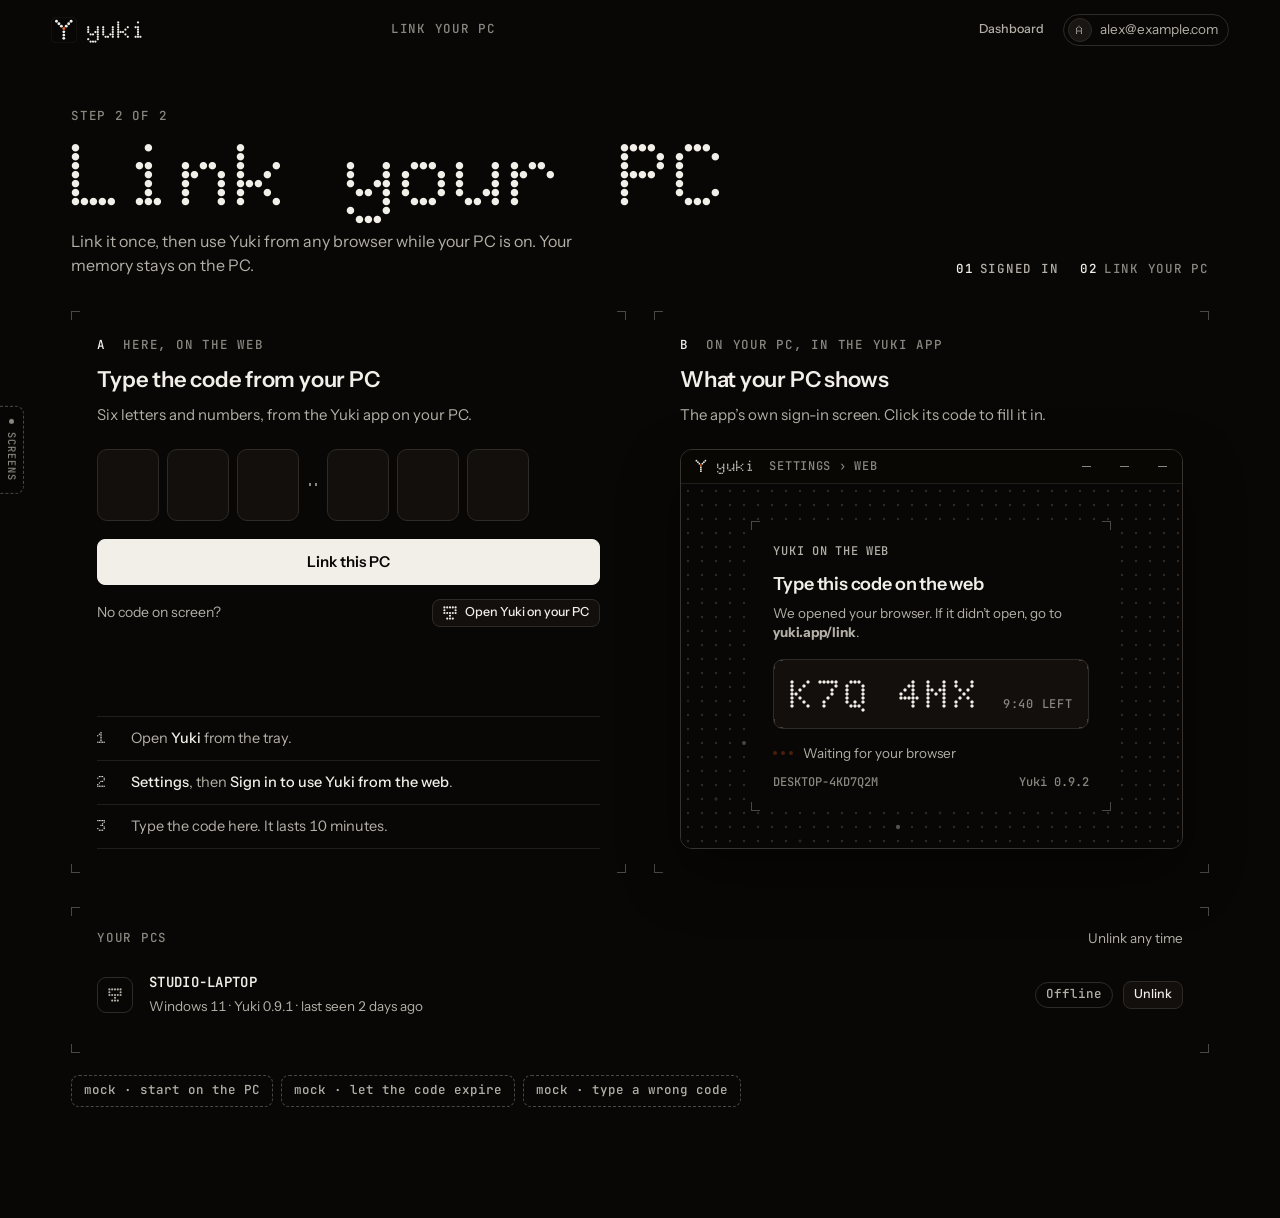
<file: link.html>
<!doctype html>
<html lang="en">
<head>
<meta charset="utf-8">
<script src="js/accent.js"></script>
<meta name="viewport" content="width=device-width, initial-scale=1, viewport-fit=cover">
<title>Link your PC · Yuki</title>
<meta name="theme-color" content="#090705">
<link rel="icon" href="favicon.svg" type="image/svg+xml">
<link rel="stylesheet" href="css/base.css">
<link rel="stylesheet" href="css/blacks.css">
<link rel="stylesheet" href="css/fx.css">
<link rel="stylesheet" href="css/auth.css">
</head>
<body class="auth">

<header class="abar">
  <a class="brand" href="index.html" aria-label="Yuki home"><span data-ymark></span><span class="doto">yuki</span></a>
  <span class="mid lbl">Link your PC</span>
  <div class="right"><a class="key ghost sm" href="app.html#home">Dashboard</a><span class="acct"><span class="av">A</span><span class="em">alex@example.com</span></span></div>
</header>

<main class="lwrap">
  <div class="lhead">
    <div>
      <p class="lbl">Step 2 of 2</p>
      <h1>Link your PC</h1>
      <p class="line">Link it once, then use Yuki from any browser while your PC is on. Your memory stays on the PC.</p>
    </div>
    <div class="lsteps" aria-label="Progress"><span class="done"><b>01</b>Signed in</span><span id="st2"><b>02</b>Link your PC</span></div>
  </div>

  <div class="banner" id="banner" role="status" data-fx="pulse">
    <span><b>DESKTOP-4KD7Q2M is linked</b><br><span class="t2">Encrypted. What you type here runs there.</span></span>
    <a class="key pri" href="app.html#home" data-fx="matrix">Open your dashboard</a>
  </div>

  <div class="panes">
    <!-- A: the web side -->
    <section class="pane clear" data-fx="crop" aria-labelledby="pa-h">
      <p class="lbl"><b>A</b> &nbsp;Here, on the web</p>
      <h2 id="pa-h">Type the code from your PC</h2>
      <p class="sub" id="pa-sub">Six letters and numbers, from the Yuki app on your PC.</p>
      <form id="codeform" autocomplete="off">
        <div class="code" id="code" role="group" aria-label="Six-character code">
          <span class="cb"><input name="c1" maxlength="1" placeholder=" " aria-label="Character 1"></span><span class="cb"><input name="c2" maxlength="1" placeholder=" " aria-label="Character 2"></span><span class="cb"><input name="c3" maxlength="1" placeholder=" " aria-label="Character 3"></span>
          <span class="dash" aria-hidden="true"></span>
          <span class="cb"><input name="c4" maxlength="1" placeholder=" " aria-label="Character 4"></span><span class="cb"><input name="c5" maxlength="1" placeholder=" " aria-label="Character 5"></span><span class="cb"><input name="c6" maxlength="1" placeholder=" " aria-label="Character 6"></span>
        </div>
        <p class="err" id="cerr" role="alert"></p>
        <button class="key pri btn-full" id="linkbtn" type="submit" data-fx="matrix"><span class="bl" id="linkbtn-l">Link this PC</span></button>
      </form>
      <div class="openpc" id="openrow"><span>No code on screen?</span><a class="key sm" href="#waiting" id="openpc"><span data-dic="pc"></span>Open Yuki on your PC</a></div>
      <div class="help">
        <ol>
          <li><span>Open <b>Yuki</b> from the tray.</span></li>
          <li><span><b>Settings</b>, then <b>Sign in to use Yuki from the web</b>.</span></li>
          <li><span>Type the code here. It lasts 10 minutes.</span></li>
        </ol>
      </div>
    </section>

    <!-- B: the PC app's own sign-in screen -->
    <section class="pane clear" data-fx="crop" aria-labelledby="pb-h">
      <p class="lbl"><b>B</b> &nbsp;On your PC, in the Yuki app</p>
      <h2 id="pb-h">What your PC shows</h2>
      <p class="sub">The app&rsquo;s own sign-in screen. Click its code to fill it in.</p>
      <div class="pcwin">
        <div class="pc-bar"><span data-ymark="bare" data-cls="ymark"></span><span class="doto">yuki</span><span class="lbl">Settings &rsaquo; Web</span><span class="ctl"><i></i><i></i><i></i></span></div>
        <canvas id="pcfield" aria-hidden="true"></canvas>
        <div class="pc-body">
          <div class="pc-card clear" id="pccard">
            <div data-pc="start">
              <p class="lbl">Yuki on the web</p>
              <h3>Use Yuki from any browser</h3>
              <p>Sign in once. While this PC is on, it streams to your browser, encrypted. Your memory stays here.</p>
              <button class="key pri sm pc-go" type="button" id="pcsignin">Sign in to use Yuki from the web</button>
              <div class="pc-meta"><span>DESKTOP-4KD7Q2M</span><span>Not signed in</span></div>
            </div>
            <div data-pc="opening">
              <p class="lbl">Yuki on the web</p>
              <h3>Opening your browser&hellip;</h3>
              <p>Finish signing in there. A short code comes next.</p>
              <div class="pc-wait"><span class="spin"><i></i><i></i><i></i></span>Getting a code</div>
              <div class="pc-meta"><span>DESKTOP-4KD7Q2M</span><span>Yuki 0.9.2</span></div>
            </div>
            <div data-pc="waiting">
              <p class="lbl">Yuki on the web</p>
              <h3>Type this code on the web</h3>
              <p>We opened your browser. If it didn&rsquo;t open, go to <b>yuki.app/link</b>.</p>
              <button class="pc-code clear" type="button" id="pccode" data-fx="crop" data-spec="Click to fill the web side · mock only" aria-label="Code K7Q 4MX. Click to fill the web side"><span class="doto">K7Q 4MX</span><span class="lbl" id="pcexp">9:41 left</span></button>
              <div class="pc-wait"><span class="spin"><i></i><i></i><i></i></span>Waiting for your browser</div>
              <div class="pc-meta"><span>DESKTOP-4KD7Q2M</span><span>Yuki 0.9.2</span></div>
            </div>
            <div data-pc="expired" class="pc-dead">
              <p class="lbl">Yuki on the web</p>
              <h3>This code expired</h3>
              <p>Codes last 10 minutes. Get a new one.</p>
              <div class="pc-code"><span class="doto">K7Q 4MX</span><span class="lbl">expired</span></div>
              <a class="key pri sm" href="#waiting">Get a new code</a>
            </div>
            <div data-pc="linked">
              <p class="lbl">Yuki on the web</p>
              <h3>Linked to alex@example.com</h3>
              <p>While this PC is on, it streams to your browser through an encrypted relay. Memory stays here.</p>
              <div class="pc-done"><span><b>Streaming, encrypted</b><span>DESKTOP-4KD7Q2M &middot; 1 browser</span></span></div>
              <a class="key sm" href="#unlink">Unlink this PC</a>
            </div>
          </div>
        </div>
      </div>
    </section>
  </div>

  <!-- devices -->
  <section class="devs clear" data-fx="crop" aria-labelledby="dv-h">
    <div class="devs-h"><p class="lbl" id="dv-h">Your PCs</p><p class="cap">Unlink any time</p></div>
    <div id="devlist"></div>
  </section>
  <p class="mockrow"><a class="mockact" href="#start">mock &middot; start on the PC</a><a class="mockact" href="#expired">mock &middot; let the code expire</a><a class="mockact" href="#wrong">mock &middot; type a wrong code</a></p>
</main>

<script src="js/core.js"></script>
<script src="js/dotkit.js"></script>
<script src="js/fx.js"></script>
<script src="js/fieldcanvas.js"></script>
<script src="js/link.js"></script>
</body>
</html>
</file>
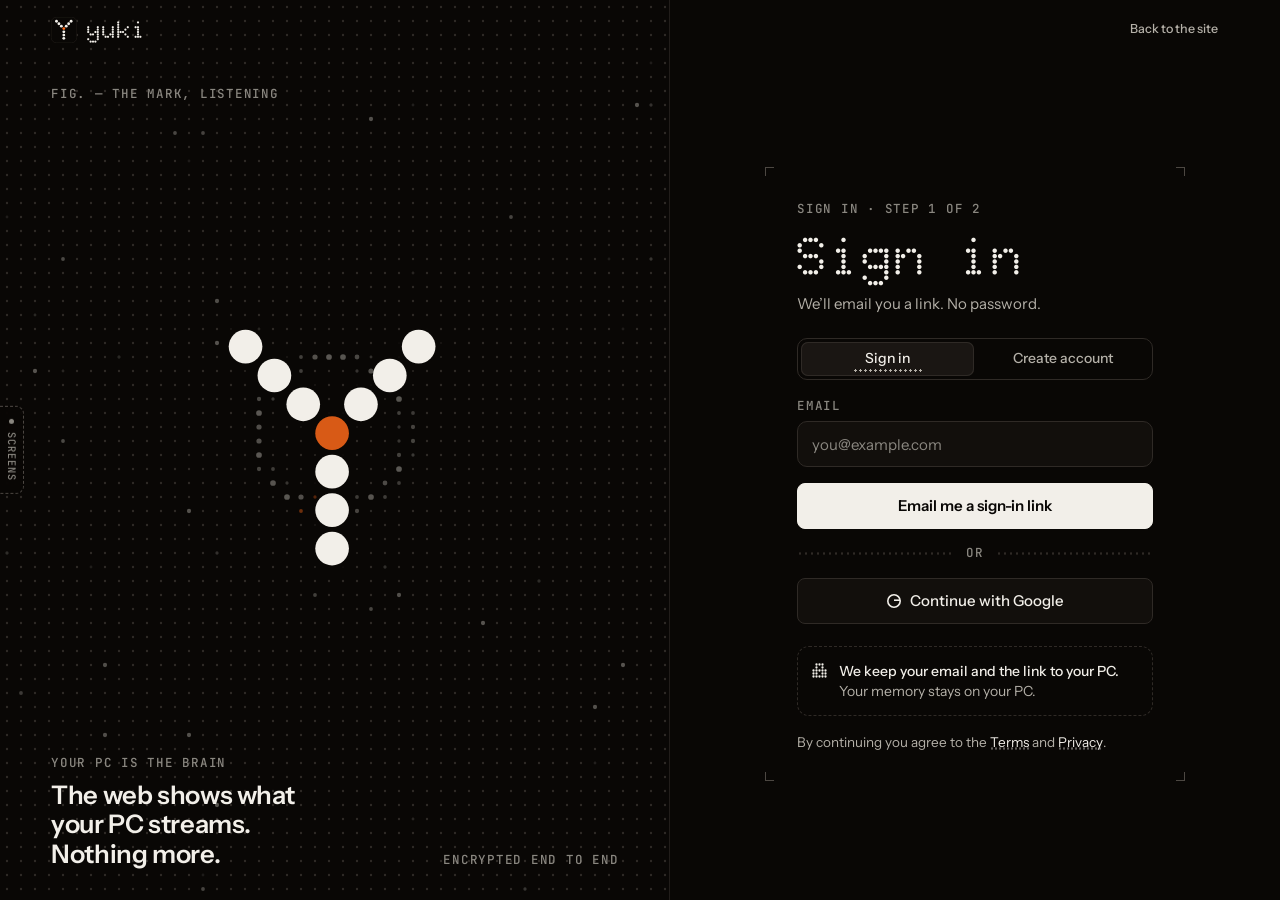
<file: login.html>
<!doctype html>
<html lang="en">
<head>
<meta charset="utf-8">
<script src="js/accent.js"></script>
<meta name="viewport" content="width=device-width, initial-scale=1, viewport-fit=cover">
<title>Sign in · Yuki</title>
<meta name="theme-color" content="#090705">
<link rel="icon" href="favicon.svg" type="image/svg+xml">
<link rel="stylesheet" href="css/base.css">
<link rel="stylesheet" href="css/blacks.css">
<link rel="stylesheet" href="css/fx.css">
<link rel="stylesheet" href="css/auth.css">
</head>
<body class="auth">

<header class="abar">
  <a class="brand" href="index.html" aria-label="Yuki home"><span data-ymark></span><span class="doto">yuki</span></a>
  <div class="right"><a class="key ghost sm" href="index.html">Back to the site</a></div>
</header>

<div class="split">
  <aside class="side" aria-hidden="true">
    <canvas id="field"></canvas>
    <div class="side-top"><p class="lbl">fig. &mdash; the mark, listening</p></div>
    <div class="side-cap">
      <div><p class="lbl">Your PC is the brain</p><p class="big">The web shows what your PC streams. Nothing more.</p></div>
      <p class="lbl">Encrypted end to end</p>
    </div>
  </aside>

  <main class="main">
    <section class="card clear" id="card" data-fx="crop" aria-live="polite">

      <!-- enter email / create account / invalid -->
      <div data-pane="email">
        <p class="lbl" id="e-step">Sign in &middot; step 1 of 2</p>
        <h1 id="e-h">Sign in</h1>
        <p class="lead" id="e-lead">We&rsquo;ll email you a link. No password.</p>
        <nav class="tabs" id="tabs" aria-label="Sign in or create account"><i class="ind" aria-hidden="true"></i><a href="#email" id="tab-in" aria-current="page">Sign in</a><a href="#create" id="tab-up">Create account</a></nav>
        <form id="form" novalidate>
          <label class="fl" for="em-in">Email</label>
          <input class="field-in" id="em-in" type="email" inputmode="email" autocomplete="email" placeholder="you@example.com" spellcheck="false">
          <p class="err" id="err" role="alert">That doesn&rsquo;t look like an email. Check for a typo.</p>
          <button class="key pri btn-full" id="send" type="submit" data-fx="matrix"><span class="bl" id="send-l">Email me a sign-in link</span></button>
        </form>
        <div class="or">or</div>
        <button class="key gkey" id="google" type="button"><span class="bl" id="google-l">
          <svg viewBox="0 0 16 16" aria-hidden="true"><circle cx="8" cy="8" r="6.2" fill="none" stroke="currentColor" stroke-width="1.6"/><path d="M8 7.2h6" stroke="currentColor" stroke-width="1.6"/></svg>
          Continue with Google</span>
        </button>
        <div class="pnote"><span data-dic="lock"></span><span><b>We keep your email and the link to your PC.</b> Your memory stays on your PC.</span></div>
        <p class="fine">By continuing you agree to the <a href="terms.html">Terms</a> and <a href="privacy.html">Privacy</a>.</p>
      </div>

      <!-- check your inbox -->
      <div data-pane="sent">
        <p class="lbl">Sign in &middot; step 1 of 2</p>
        <h1>Check your inbox</h1>
        <p class="lead">We sent a link to <b class="em-addr">alex@example.com</b>. It works once, for 15 minutes.</p>
        <div class="mail"><span class="env"></span><div><b>Sign in to Yuki</b><span>from hello@yuki.app &middot; just now</span></div></div>
        <div class="row2"><a class="key" href="#sent">Open Gmail</a><a class="key" href="#sent">Open Outlook</a></div>
        <div class="resend"><a href="#email" data-fx="dotline">Use a different email</a><span class="cd" id="resend" aria-live="off"><span id="resend-t">Resend in</span><span class="ro" id="resend-n" aria-hidden="true"></span><span class="sr" id="resend-sr"></span></span></div>
        <a class="mockact" href="#signed-in">mock &middot; open the link</a>
        <a class="mockact" href="#expired">mock &middot; open it too late</a>
      </div>

      <!-- link expired (error) -->
      <div data-pane="expired">
        <p class="lbl">Sign in</p>
        <h1>That link expired</h1>
        <p class="lead">Links work once, for 15 minutes. Send a fresh one.</p>
        <p class="err on">Link from 13:12 &middot; expired at 13:27.</p>
        <button class="key pri btn-full" id="resend-btn" type="button" data-fx="matrix">Send a new link to alex@example.com</button>
        <a class="alt" href="#email" data-fx="dotline">Use a different email</a>
      </div>

      <!-- signed in -->
      <div data-pane="signed-in">
        <p class="lbl">Signed in</p>
        <h1>You&rsquo;re in</h1>
        <div class="who"><span class="av" id="who-av">A</span><div><b id="who-n">Alex Rivera</b><span class="em-addr">alex@example.com</span></div><span class="chip live" id="justnow" data-fx="pulse">just now</span></div>
        <div class="next">
          <p class="lbl">Step 2 of 2</p>
          <p><b>Now link your PC.</b>Open Yuki on your PC and type the code it shows. Once, in about a minute.</p>
          <a class="key pri btn-full" href="link.html" style="margin-top:0" data-fx="matrix">Link your PC</a>
        </div>
        <a class="alt" href="app.html#home" data-fx="dotline">Already linked? Go to your dashboard</a>
      </div>

    </section>
  </main>
</div>

<script src="js/core.js"></script>
<script src="js/dotkit.js"></script>
<script src="js/fx.js"></script>
<script src="js/fieldcanvas.js"></script>
<script>
/* login states: #email (default), #create, #invalid, #sent, #expired, #signed-in. Port: app/(auth)/login/page.tsx +
   Supabase signInWithOtp({ email }) / signInWithOAuth({ provider: 'google' }); the link lands on /auth/callback.
   Hover: the field's listening ring leans in (1.5x) while the main key is hovered or focused. */
(function () {
  const { $, $$ } = Y;
  const field = FieldCanvas.mount($('#field'), { size: 0.46 });
  const card = $('#card'), email = $('#em-in'), err = $('#err'), send = $('#send'), sendL = $('#send-l');
  const googleL = $('#google-l'), googleHTML = googleL.innerHTML;
  let addr = 'alex@example.com', timer = 0, left = 42, viaGoogle = false, first = true;
  const panes = $$('[data-pane]');
  // the main key of whichever pane is showing makes the mark lean in
  $$('.card .key.pri').forEach((k) => {
    ['pointerenter', 'focus'].forEach((ev) => k.addEventListener(ev, () => field.lean(true)));
    ['pointerleave', 'blur'].forEach((ev) => k.addEventListener(ev, () => { if (document.activeElement !== k) field.lean(false); }));
  });

  // the resend countdown: m:ss, three rolling digit columns
  const ro = $('#resend-n'), roSr = $('#resend-sr');
  ro.innerHTML = [0, 1, 2].map((i) => (i === 1 ? '<span>:</span>' : '') + '<span class="ro-c"><span class="ro-s">' + '0123456789'.split('').map((d) => '<span>' + d + '</span>').join('') + '</span></span>').join('');
  const cols = $$('.ro-s', ro);
  function showLeft(n) {
    const m = Math.floor(n / 60), s = n % 60, ds = [m, Math.floor(s / 10), s % 10];
    cols.forEach((c, i) => { c.style.transform = 'translateY(' + (-ds[i] * 1.15) + 'em)'; });
    roSr.textContent = m + ':' + String(s).padStart(2, '0');
  }

  function show(name) {
    panes.forEach((p) => p.classList.toggle('on', p.dataset.pane === name));
    if (!first) { card.classList.remove('stage-in'); void card.offsetWidth; card.classList.add('stage-in'); }
    first = false;
    Y.fx.refresh(card);
  }
  function apply() {
    const h = (location.hash.slice(1) || 'email');
    clearInterval(timer);
    send.classList.remove('loading');
    const create = h === 'create';
    $('#e-h').textContent = create ? 'Create account' : 'Sign in';
    $('#e-step').innerHTML = (create ? 'Create account' : 'Sign in') + ' &middot; step 1 of 2';
    $('#e-lead').textContent = create ? 'One email is all it takes. We’ll send a link to confirm it.' : 'We’ll email you a link. No password.';
    sendL.textContent = create ? 'Create account' : 'Email me a sign-in link';
    $('#tabs').dataset.on = create ? 'create' : 'in';
    $('#tab-in').setAttribute('aria-current', create ? 'false' : 'page');
    $('#tab-up').setAttribute('aria-current', create ? 'page' : 'false');
    err.classList.toggle('on', h === 'invalid');
    email.setAttribute('aria-invalid', h === 'invalid' ? 'true' : 'false');
    if (h === 'invalid' && !email.value) email.value = 'alex@example';
    $$('.em-addr').forEach((e) => { e.textContent = addr; });
    // the expired pane resends to the address you typed; signed in shows that person (Google gives a full name)
    $('#resend-btn').textContent = 'Send a new link to ' + addr;
    const local = addr.split('@')[0].split(/[._+-]/)[0] || 'you';
    const name = viaGoogle || addr === 'alex@example.com' ? 'Alex Rivera' : local.charAt(0).toUpperCase() + local.slice(1);
    $('#who-n').textContent = name; $('#who-av').textContent = name.charAt(0).toUpperCase();
    field.setState(h === 'signed-in' ? 'done' : h === 'sent' ? 'busy' : 'idle');
    if (h === 'sent') {
      left = 42; const t = $('#resend-t'), n = $('#resend-n');
      const tick = () => {
        if (left > 0) { t.textContent = 'Resend in'; n.hidden = false; showLeft(left); }
        else { t.innerHTML = '<a href="#sent" id="resend-a" data-fx="dotline">Resend the link</a>'; n.hidden = true; roSr.textContent = ''; clearInterval(timer); }
        left--;
      };
      tick(); timer = setInterval(tick, 1000);
    }
    show(['email', 'create', 'invalid'].includes(h) ? 'email' : h);
    if (h === 'signed-in') setTimeout(() => Y.fx.pulse($('#justnow')), 450);
  }
  $('#form').addEventListener('submit', (e) => {
    e.preventDefault();
    const v = email.value.trim();
    if (!/^[^\s@]+@[^\s@]+\.[^\s@]{2,}$/.test(v)) { if (location.hash === '#invalid') apply(); else location.hash = 'invalid'; email.focus(); return; }
    addr = v; viaGoogle = false;
    send.classList.add('loading'); sendL.innerHTML = '<span class="spin"><i></i><i></i><i></i></span>Sending the link';
    setTimeout(() => { location.hash = 'sent'; }, 900);
  });
  email.addEventListener('input', () => { if (email.getAttribute('aria-invalid') === 'true') { email.setAttribute('aria-invalid', 'false'); err.classList.remove('on'); } });
  $('#google').addEventListener('click', () => {
    googleL.innerHTML = '<span class="spin"><i></i><i></i><i></i></span>Opening Google';
    setTimeout(() => { viaGoogle = true; addr = 'alex@example.com'; location.hash = 'signed-in'; googleL.innerHTML = googleHTML; }, 1000);
  });
  $('#resend-btn').addEventListener('click', () => { location.hash = 'sent'; });
  $('#resend').addEventListener('click', (e) => { if (e.target.closest('#resend-a')) { e.preventDefault(); apply(); } });
  addEventListener('hashchange', apply);
  apply();
})();
</script>
</body>
</html>
</file>
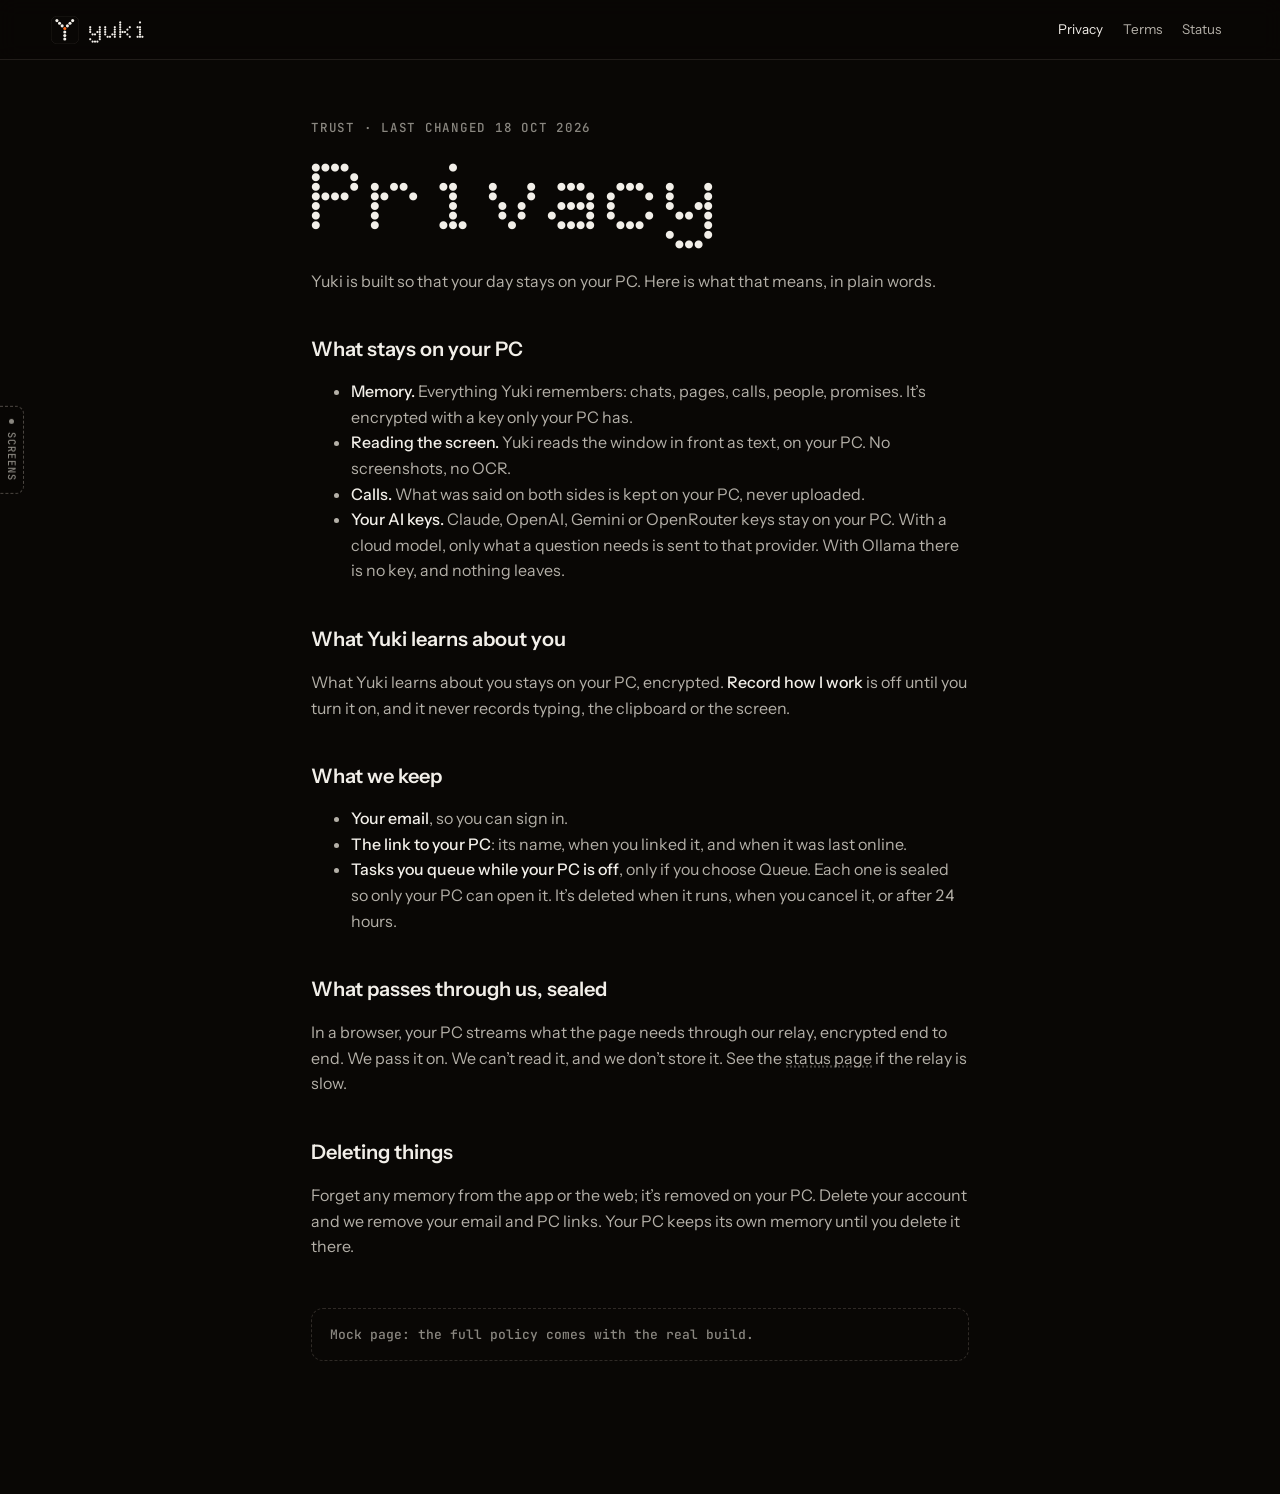
<file: privacy.html>
<!doctype html>
<html lang="en">
<head>
<meta charset="utf-8">
<script src="js/accent.js"></script>
<meta name="viewport" content="width=device-width, initial-scale=1, viewport-fit=cover">
<title>Privacy · Yuki</title>
<meta name="theme-color" content="#090705">
<link rel="icon" href="favicon.svg" type="image/svg+xml">
<link rel="stylesheet" href="css/base.css">
<link rel="stylesheet" href="css/blacks.css">
<link rel="stylesheet" href="css/fx.css">
<style>
  /* header links: the dotted underline draws in on hover / focus, with no resting line */
  .dtop .r a[data-fx~="dotline"] { background: none; --dl-y: 10px; }
  .dtop .r a[aria-current="page"] { color: var(--text); }
</style>
</head>
<body>
<header class="dtop"><a class="brand" href="index.html" aria-label="Yuki home"><span data-ymark></span><span class="doto">yuki</span></a><nav class="r" aria-label="Trust pages"><a href="privacy.html" data-fx="dotline" aria-current="page">Privacy</a><a href="terms.html" data-fx="dotline">Terms</a><a href="status.html" data-fx="dotline">Status</a></nav></header>
<main class="doc">
  <p class="lbl">Trust &middot; last changed 18 Oct 2026</p>
  <h1>Privacy</h1>
  <p>Yuki is built so that your day stays on your PC. Here is what that means, in plain words.</p>
  <h2>What stays on your PC</h2>
  <ul>
    <li><b>Memory.</b> Everything Yuki remembers: chats, pages, calls, people, promises. It&rsquo;s encrypted with a key only your PC has.</li>
    <li><b>Reading the screen.</b> Yuki reads the window in front as text, on your PC. No screenshots, no OCR.</li>
    <li><b>Calls.</b> What was said on both sides is kept on your PC, never uploaded.</li>
    <li><b>Your AI keys.</b> Claude, OpenAI, Gemini or OpenRouter keys stay on your PC. With a cloud model, only what a question needs is sent to that provider. With Ollama there is no key, and nothing leaves.</li>
  </ul>
  <h2>What Yuki learns about you</h2>
  <p>What Yuki learns about you stays on your PC, encrypted. <b>Record how I work</b> is off until you turn it on, and it never records typing, the clipboard or the screen.</p>
  <h2>What we keep</h2>
  <ul>
    <li><b>Your email</b>, so you can sign in.</li>
    <li><b>The link to your PC</b>: its name, when you linked it, and when it was last online.</li>
    <li><b>Tasks you queue while your PC is off</b>, only if you choose Queue. Each one is sealed so only your PC can open it. It&rsquo;s deleted when it runs, when you cancel it, or after 24 hours.</li>
  </ul>
  <h2>What passes through us, sealed</h2>
  <p>In a browser, your PC streams what the page needs through our relay, encrypted end to end. We pass it on. We can&rsquo;t read it, and we don&rsquo;t store it. See the <a href="status.html">status page</a> if the relay is slow.</p>
  <h2>Deleting things</h2>
  <p>Forget any memory from the app or the web; it&rsquo;s removed on your PC. Delete your account and we remove your email and PC links. Your PC keeps its own memory until you delete it there.</p>
  <p class="stub">Mock page: the full policy comes with the real build.</p>
</main>
<script src="js/core.js"></script>
<script src="js/fx.js"></script>
</body>
</html>
</file>
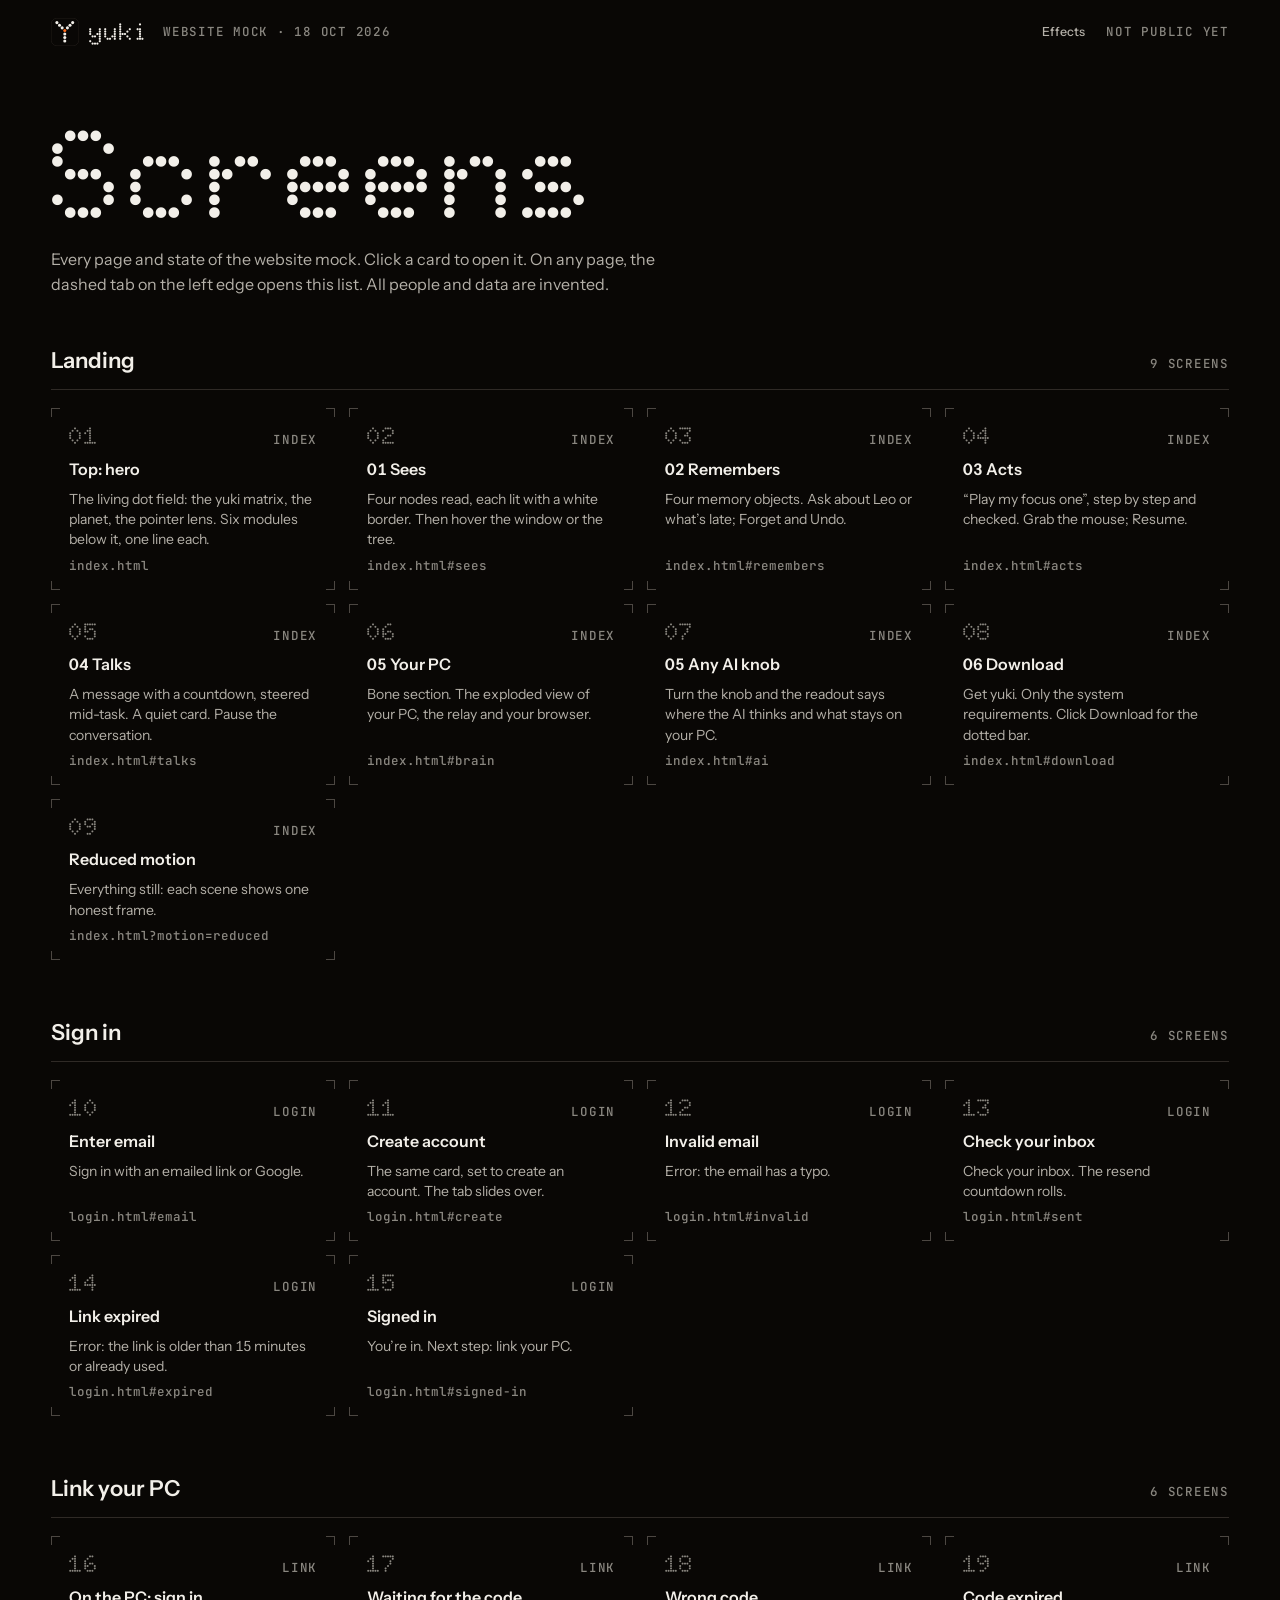
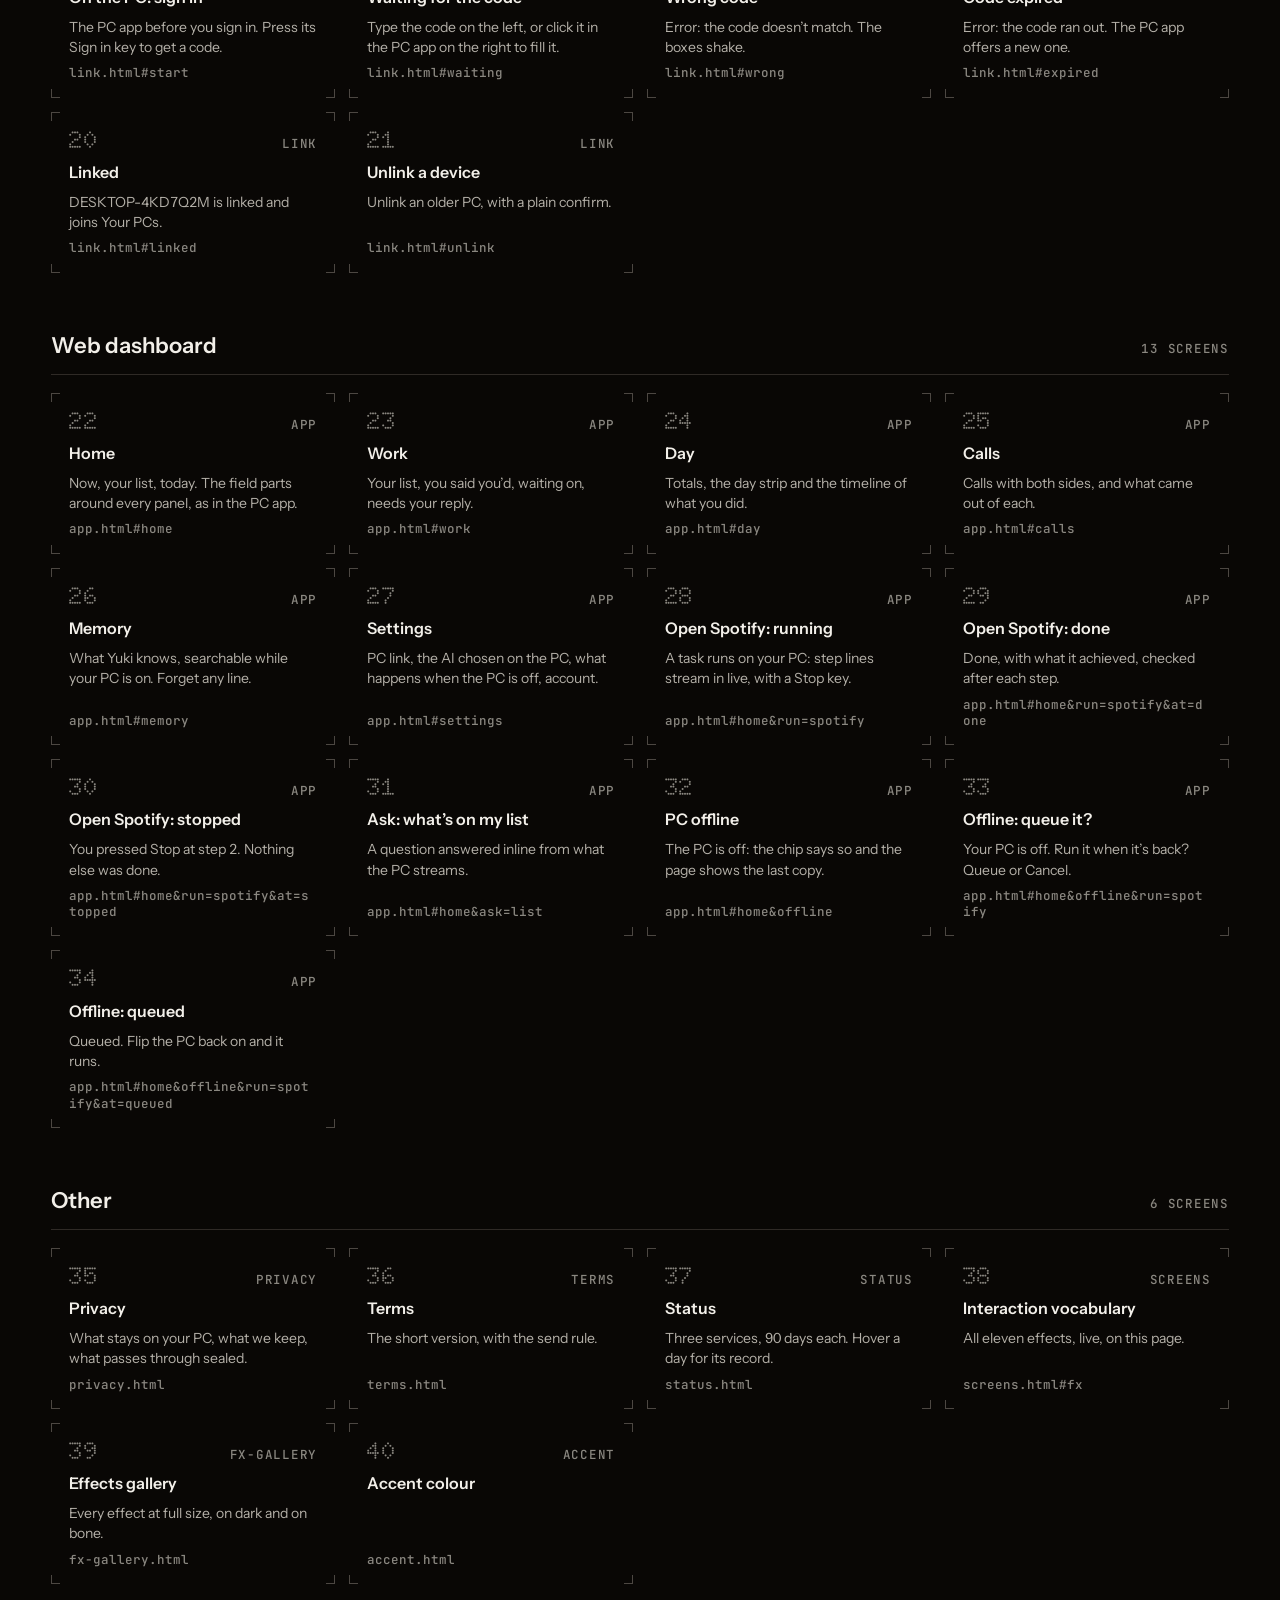
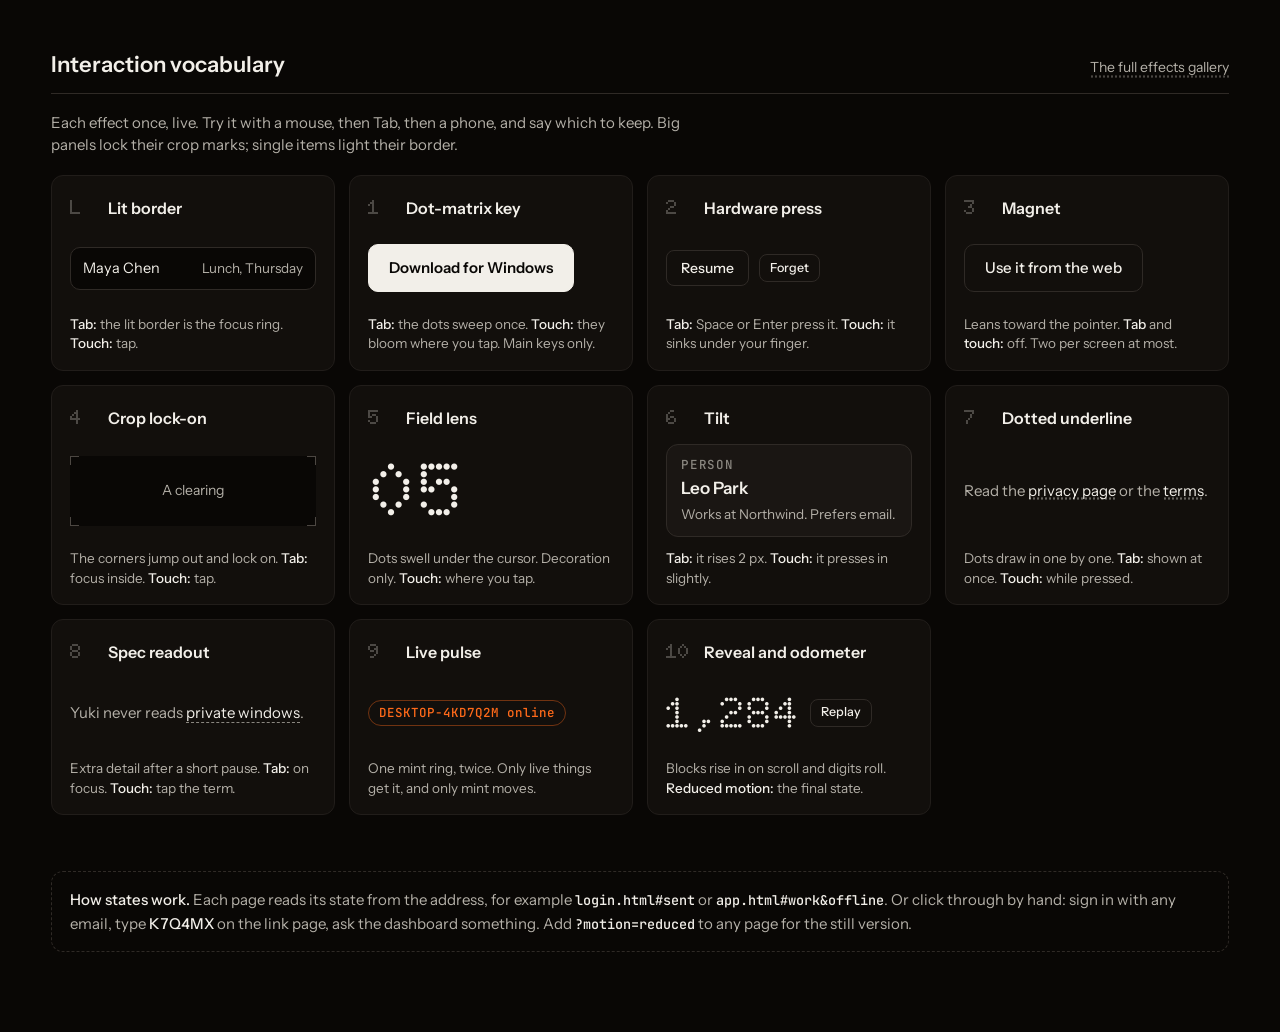
<file: screens.html>
<!doctype html>
<html lang="en">
<head>
<meta charset="utf-8">
<script src="js/accent.js"></script>
<meta name="viewport" content="width=device-width, initial-scale=1, viewport-fit=cover">
<title>All screens · Yuki website mock</title>
<meta name="theme-color" content="#090705">
<link rel="icon" href="favicon.svg" type="image/svg+xml">
<link rel="stylesheet" href="css/base.css">
<link rel="stylesheet" href="css/blacks.css">
<link rel="stylesheet" href="css/fx.css">
<style>
  body { background: var(--bg); }
  .wrap { max-width: 1440px; margin: 0 auto; padding: 0 var(--gut); }
  .top { display: flex; align-items: center; gap: 14px; height: 64px; }
  .top a.brand { display: inline-flex; align-items: center; gap: 10px; min-height: 40px; text-decoration: none; }
  .top .doto { font-size: 24px; font-weight: 900; letter-spacing: .04em; }
  .top .right { margin-left: auto; display: flex; align-items: center; gap: 10px; }
  h1 { font-family: var(--f-display); font-variation-settings: 'ROND' 100; font-weight: 800; font-size: clamp(64px, 10vw, 140px); line-height: .85; margin: 56px 0 18px; letter-spacing: .01em; }
  .intro { color: var(--text-2); max-width: 56ch; font-size: var(--t-line); line-height: 1.55; margin: 0 0 48px; }
  .grp { margin-bottom: 56px; }
  .grp-h { display: flex; justify-content: space-between; align-items: baseline; gap: 12px; padding-bottom: 12px; border-bottom: 1px solid var(--hair-2); margin-bottom: 18px; }
  .grp-h h2 { margin: 0; font-size: 22px; font-weight: 600; }
  .grp-h .lbl { margin: 0; }
  .grid { display: grid; grid-template-columns: repeat(auto-fill, minmax(min(100%, 260px), 1fr)); gap: 14px; }

  /* a screen card: an item, so it tilts (3 deg) and lights its whole border; the crop marks stay still */
  .sc { display: flex; flex-direction: column; gap: 8px; min-height: 156px; padding: 16px 18px; text-decoration: none; transition: background-color var(--d-fast); }
  html.fx-hover .sc:hover, .sc:focus-visible, .sc.is-tap { background-color: var(--raise); }
  .sc .n { display: flex; justify-content: space-between; align-items: baseline; gap: 10px; }
  .sc .n .doto { font-size: 24px; color: var(--text-3); line-height: 1; transition: color var(--d-fast); }
  html.fx-hover .sc:hover .n .doto, .sc:focus-visible .n .doto { color: var(--text); }
  .sc b { font-size: 16px; font-weight: 600; }
  .sc p { margin: 0; font-size: 14px; color: var(--text-2); line-height: 1.45; }
  .sc code { margin-top: auto; font: 500 12.5px/1.3 var(--f-mono); color: var(--text-3); word-break: break-all; }

  /* the interaction vocabulary strip: one live tile per effect */
  .fxs { padding-top: 8px; margin-bottom: 56px; scroll-margin-top: 24px; }
  .fxs .grp-h a { font-size: 14px; color: var(--text-2); }
  .fxs-intro { margin: 0 0 18px; max-width: 64ch; font-size: var(--t-read); color: var(--text-2); line-height: 1.5; }
  .fxgrid { display: grid; grid-template-columns: repeat(auto-fill, minmax(min(100%, 250px), 1fr)); gap: 14px; }
  .ft { display: flex; flex-direction: column; gap: 12px; min-height: 196px; padding: 16px 18px; border: 1px solid var(--hair); border-radius: 12px; background: var(--raise); }
  .ft h3 { margin: 0; display: flex; align-items: baseline; gap: 10px; font-size: 16px; font-weight: 600; }
  .ft h3 .doto { font-size: 20px; color: var(--text-3); min-width: 1.4em; }
  .ft .d { flex: 1; display: flex; flex-wrap: wrap; align-items: center; gap: 10px; }
  .ft .note { margin: 0; font-size: var(--t-cap); line-height: 1.45; color: var(--text-2); }
  .ft .note b { color: var(--text); font-weight: 500; }
  .frow { display: flex; align-items: center; justify-content: space-between; gap: 10px; width: 100%; padding: 10px 12px; border-radius: 10px; background: var(--bg); border: 1px solid var(--hair-2); font-size: 14.5px; }
  .frow .cap { font-size: 13.5px; }
  .fclear { display: grid; place-items: center; width: 100%; min-height: 70px; padding: 12px; background-color: var(--bg); font-size: 14px; color: var(--text-2); }
  .fbadge { width: 100%; padding: 12px 14px; border-radius: 12px; background: var(--raise-2); border: 1px solid var(--hair-2); display: grid; gap: 3px; }
  .fbadge b { font-size: 17px; font-weight: 600; }
  .fbig { font-size: 76px; line-height: .8; padding: 2px 4px; }
  .fprose { margin: 0; font-size: var(--t-read); line-height: 1.55; color: var(--text-2); }
  .fprose a, .fprose [data-spec] { color: var(--text); }
  .fprose [data-spec] { border-bottom: 1px dashed var(--text-3); }
  .fodo { font-size: 44px; line-height: 1; }

  .note-box { margin: 0 0 80px; padding: 16px 18px; border: 1px dashed var(--hair-2); border-radius: 12px; color: var(--text-2); font-size: 15px; line-height: 1.55; }
  .note-box b, .note-box code { color: var(--text); font-weight: 500; }
  .note-box code { font: 500 13.5px var(--f-mono); }
</style>
</head>
<body data-no-pill>
<div class="wrap">
  <header class="top"><a class="brand" href="index.html" aria-label="Yuki home"><span data-ymark></span><span class="doto">yuki</span></a><span class="lbl">Website mock &middot; 18 Oct 2026</span><span class="right"><a class="key sm ghost" href="#fx">Effects</a><span class="lbl">Not public yet</span></span></header>
  <h1>Screens</h1>
  <p class="intro">Every page and state of the website mock. Click a card to open it. On any page, the dashed tab on the left edge opens this list. All people and data are invented.</p>
  <div id="groups"></div>

  <section class="fxs" id="fx" aria-labelledby="fx-h">
    <div class="grp-h"><h2 id="fx-h">Interaction vocabulary</h2><a href="fx-gallery.html" data-fx="dotline">The full effects gallery</a></div>
    <p class="fxs-intro">Each effect once, live. Try it with a mouse, then Tab, then a phone, and say which to keep. Big panels lock their crop marks; single items light their border.</p>
    <div class="fxgrid">
      <div class="ft"><h3><span class="doto">L</span>Lit border</h3>
        <div class="d"><div class="frow" data-fx="lit" tabindex="0"><span>Maya Chen</span><span class="cap">Lunch, Thursday</span></div></div>
        <p class="note"><b>Tab:</b> the lit border is the focus ring. <b>Touch:</b> tap.</p></div>
      <div class="ft"><h3><span class="doto">1</span>Dot-matrix key</h3>
        <div class="d"><button class="key pri lg" type="button" data-fx="matrix">Download for Windows</button></div>
        <p class="note"><b>Tab:</b> the dots sweep once. <b>Touch:</b> they bloom where you tap. Main keys only.</p></div>
      <div class="ft"><h3><span class="doto">2</span>Hardware press</h3>
        <div class="d"><button class="key" type="button">Resume</button><button class="key sm" type="button">Forget</button></div>
        <p class="note"><b>Tab:</b> Space or Enter press it. <b>Touch:</b> it sinks under your finger.</p></div>
      <div class="ft"><h3><span class="doto">3</span>Magnet</h3>
        <div class="d"><button class="key lg" type="button" data-fx="magnet" data-magnet="6">Use it from the web</button></div>
        <p class="note">Leans toward the pointer. <b>Tab</b> and <b>touch:</b> off. Two per screen at most.</p></div>
      <div class="ft"><h3><span class="doto">4</span>Crop lock-on</h3>
        <div class="d"><div class="fclear clear" data-fx="crop" tabindex="0">A clearing</div></div>
        <p class="note">The corners jump out and lock on. <b>Tab:</b> focus inside. <b>Touch:</b> tap.</p></div>
      <div class="ft"><h3><span class="doto">5</span>Field lens</h3>
        <div class="d"><span class="fbig doto" data-fx="lens" data-lens="70" aria-label="05">05</span></div>
        <p class="note">Dots swell under the cursor. Decoration only. <b>Touch:</b> where you tap.</p></div>
      <div class="ft"><h3><span class="doto">6</span>Tilt</h3>
        <div class="d"><div class="fbadge" data-fx="tilt lit" data-tilt="3" tabindex="0"><span class="lbl" data-depth="1">Person</span><b data-depth="2">Leo Park</b><span class="cap" data-depth="1">Works at Northwind. Prefers email.</span></div></div>
        <p class="note"><b>Tab:</b> it rises 2 px. <b>Touch:</b> it presses in slightly.</p></div>
      <div class="ft"><h3><span class="doto">7</span>Dotted underline</h3>
        <div class="d"><p class="fprose">Read the <a href="privacy.html" data-fx="dotline">privacy page</a> or the <a href="terms.html" data-fx="dotline">terms</a>.</p></div>
        <p class="note">Dots draw in one by one. <b>Tab:</b> shown at once. <b>Touch:</b> while pressed.</p></div>
      <div class="ft"><h3><span class="doto">8</span>Spec readout</h3>
        <div class="d"><p class="fprose">Yuki never reads <span data-spec="Also skipped: password fields and apps or sites you block." data-spec-tap>private windows</span>.</p></div>
        <p class="note">Extra detail after a short pause. <b>Tab:</b> on focus. <b>Touch:</b> tap the term.</p></div>
      <div class="ft"><h3><span class="doto">9</span>Live pulse</h3>
        <div class="d"><span class="chip live" data-fx="pulse" tabindex="0">DESKTOP-4KD7Q2M online</span></div>
        <p class="note">One mint ring, twice. Only live things get it, and only mint moves.</p></div>
      <div class="ft"><h3><span class="doto">10</span>Reveal and odometer</h3>
        <div class="d"><span class="fodo doto" id="odo" data-odo="1,284"></span><button class="key sm" type="button" id="replay">Replay</button></div>
        <p class="note">Blocks rise in on scroll and digits roll. <b>Reduced motion:</b> the final state.</p></div>
    </div>
  </section>

  <p class="note-box"><b>How states work.</b> Each page reads its state from the address, for example <code>login.html#sent</code> or <code>app.html#work&amp;offline</code>. Or click through by hand: sign in with any email, type <b>K7Q4MX</b> on the link page, ask the dashboard something. Add <code>?motion=reduced</code> to any page for the still version.</p>
</div>
<script src="js/core.js"></script>
<script src="js/fx.js"></script>
<script>
(function () {
  'use strict';
  const NOTE = {
    'index.html': 'The living dot field: the yuki matrix, the planet, the pointer lens. Six modules below it, one line each.',
    'index.html#sees': 'Four nodes read, each lit with a white border. Then hover the window or the tree.',
    'index.html#remembers': 'Four memory objects. Ask about Leo or what’s late; Forget and Undo.',
    'index.html#acts': '“Play my focus one”, step by step and checked. Grab the mouse; Resume.',
    'index.html#talks': 'A message with a countdown, steered mid-task. A quiet card. Pause the conversation.',
    'index.html#brain': 'Bone section. The exploded view of your PC, the relay and your browser.',
    'index.html#ai': 'Turn the knob and the readout says where the AI thinks and what stays on your PC.',
    'index.html#download': 'Get yuki. Only the system requirements. Click Download for the dotted bar.',
    'index.html?motion=reduced': 'Everything still: each scene shows one honest frame.',
    'login.html#email': 'Sign in with an emailed link or Google.',
    'login.html#create': 'The same card, set to create an account. The tab slides over.',
    'login.html#invalid': 'Error: the email has a typo.',
    'login.html#sent': 'Check your inbox. The resend countdown rolls.',
    'login.html#expired': 'Error: the link is older than 15 minutes or already used.',
    'login.html#signed-in': 'You’re in. Next step: link your PC.',
    'link.html#start': 'The PC app before you sign in. Press its Sign in key to get a code.',
    'link.html#waiting': 'Type the code on the left, or click it in the PC app on the right to fill it.',
    'link.html#wrong': 'Error: the code doesn’t match. The boxes shake.',
    'link.html#expired': 'Error: the code ran out. The PC app offers a new one.',
    'link.html#linked': 'DESKTOP-4KD7Q2M is linked and joins Your PCs.',
    'link.html#unlink': 'Unlink an older PC, with a plain confirm.',
    'app.html#home': 'Now, your list, today. The field parts around every panel, as in the PC app.',
    'app.html#work': 'Your list, you said you’d, waiting on, needs your reply.',
    'app.html#day': 'Totals, the day strip and the timeline of what you did.',
    'app.html#calls': 'Calls with both sides, and what came out of each.',
    'app.html#memory': 'What Yuki knows, searchable while your PC is on. Forget any line.',
    'app.html#settings': 'PC link, the AI chosen on the PC, what happens when the PC is off, account.',
    'app.html#home&run=spotify': 'A task runs on your PC: step lines stream in live, with a Stop key.',
    'app.html#home&run=spotify&at=done': 'Done, with what it achieved, checked after each step.',
    'app.html#home&run=spotify&at=stopped': 'You pressed Stop at step 2. Nothing else was done.',
    'app.html#home&ask=list': 'A question answered inline from what the PC streams.',
    'app.html#home&offline': 'The PC is off: the chip says so and the page shows the last copy.',
    'app.html#home&offline&run=spotify': 'Your PC is off. Run it when it’s back? Queue or Cancel.',
    'app.html#home&offline&run=spotify&at=queued': 'Queued. Flip the PC back on and it runs.',
    'privacy.html': 'What stays on your PC, what we keep, what passes through sealed.',
    'terms.html': 'The short version, with the send rule.',
    'status.html': 'Three services, 90 days each. Hover a day for its record.',
    'screens.html#fx': 'All eleven effects, live, on this page.',
    'fx-gallery.html': 'Every effect at full size, on dark and on bone.'
  };
  const esc = (s) => String(s).replace(/[&<>"]/g, (c) => ({ '&': '&amp;', '<': '&lt;', '>': '&gt;', '"': '&quot;' }[c]));
  let n = 0;
  document.getElementById('groups').innerHTML = Y.SCREENS.map((g) => `<section class="grp"><div class="grp-h"><h2>${esc(g.g)}</h2><span class="lbl">${g.items.length} screens</span></div><div class="grid">${g.items.map(([name, href]) => {
    n++; return `<a class="sc clear" href="${esc(href)}" data-fx="tilt lit" data-tilt="3"><span class="n" data-depth="1"><span class="doto">${String(n).padStart(2, '0')}</span><span class="lbl">${esc(href.split('#')[0].split('?')[0].replace('.html', ''))}</span></span><b data-depth="2">${esc(name)}</b><p data-depth="1">${esc(NOTE[href] || '')}</p><code>${esc(href)}</code></a>`;
  }).join('')}</div></section>`).join('');
  Y.fx.refresh(document.getElementById('groups'));
  // the odometer tile replays on demand
  const odo = document.getElementById('odo');
  document.getElementById('replay').addEventListener('click', () => {
    if (Y.reduced) return;
    odo.classList.remove('go'); void odo.offsetWidth; setTimeout(() => odo.classList.add('go'), 60);
  });
  // a same-page anchor (#fx) from the list scrolls there
  if (location.hash === '#fx') setTimeout(() => document.getElementById('fx').scrollIntoView(), 0);
})();
</script>
</body>
</html>
</file>
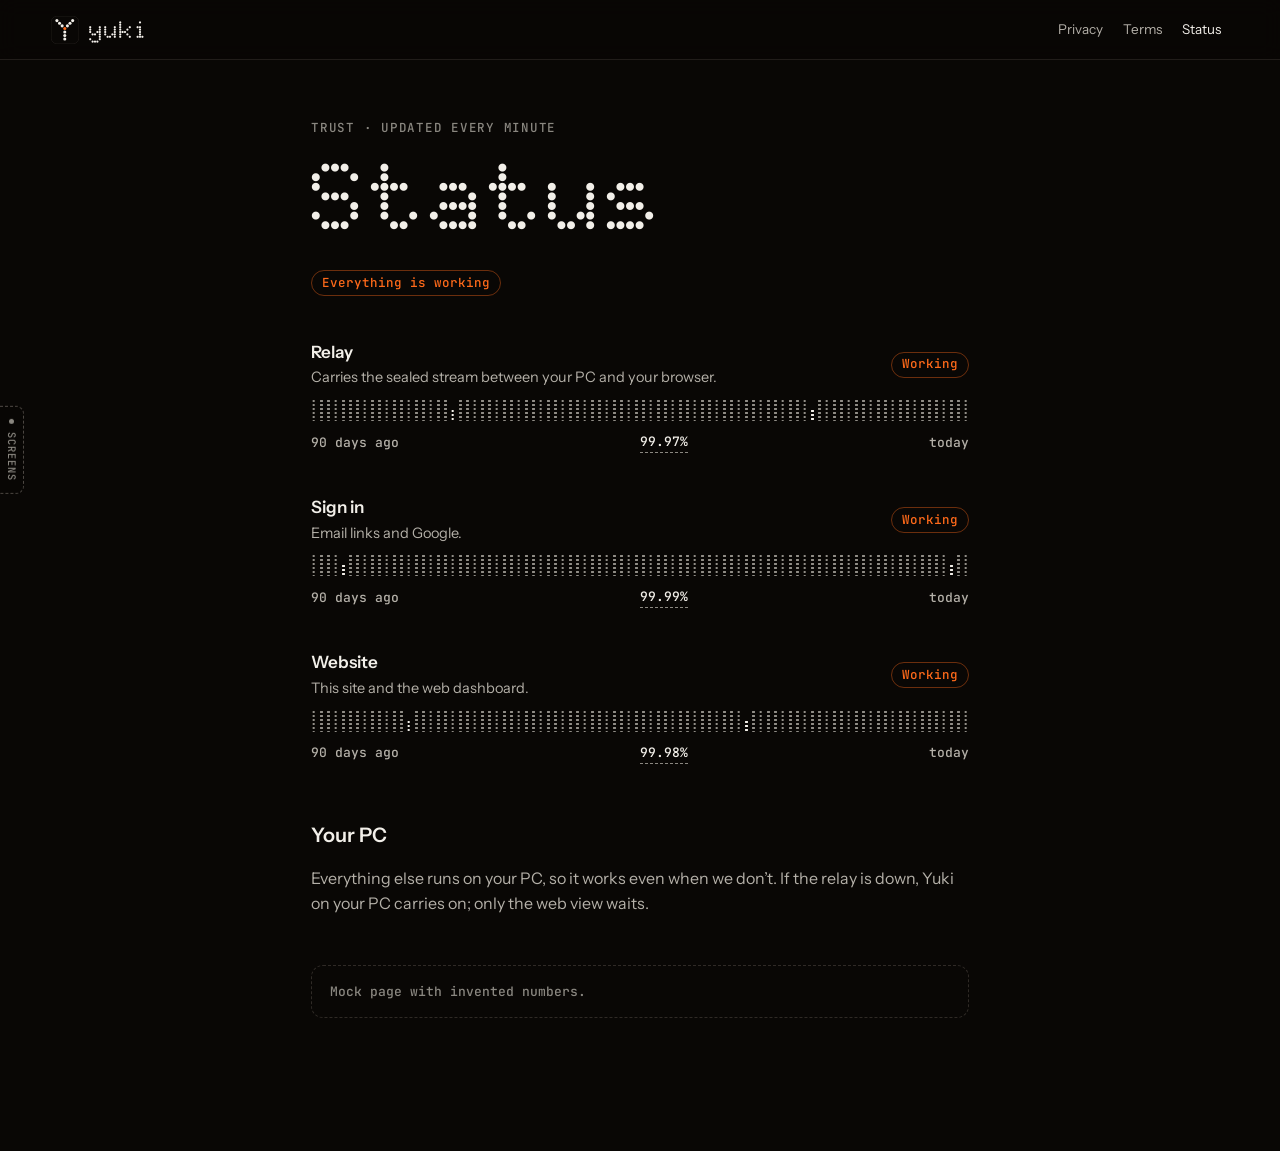
<file: status.html>
<!doctype html>
<html lang="en">
<head>
<meta charset="utf-8">
<script src="js/accent.js"></script>
<meta name="viewport" content="width=device-width, initial-scale=1, viewport-fit=cover">
<title>Status · Yuki</title>
<meta name="theme-color" content="#090705">
<link rel="icon" href="favicon.svg" type="image/svg+xml">
<link rel="stylesheet" href="css/base.css">
<link rel="stylesheet" href="css/blacks.css">
<link rel="stylesheet" href="css/fx.css">
<style>
  .dtop .r a[data-fx~="dotline"] { background: none; --dl-y: 10px; }
  .dtop .r a[aria-current="page"] { color: var(--text); }
  .rows { margin-top: 28px; display: grid; gap: 10px; }
  /* each service row lights its whole border (fx "lit") on hover, focus inside, or tap */
  .srow { display: grid; grid-template-columns: 1fr auto; gap: 10px 16px; align-items: center; padding: 16px 10px; margin: 0 -10px; border-radius: 12px; transition: background var(--d-fast); }
  html.fx-hover .srow:hover { background: var(--raise); }
  .srow b { font-size: 17px; font-weight: 600; }
  .srow .what { display: block; font-size: 14.5px; color: var(--text-2); margin-top: 2px; }
  .srow .chip { justify-self: end; }
  /* 90 day bars: hover one for its day (fx "spec"); the uptime figure lists the incidents for keyboard and screen readers */
  .bars { grid-column: 1 / -1; display: grid; grid-template-columns: repeat(90, 1fr); gap: 2px; height: 22px; align-items: end; }
  .bars i { height: 22px; border-radius: 2px; background: radial-gradient(circle, var(--text-2) 1.1px, transparent 1.4px) 50% 0 / 100% 4px repeat-y; opacity: .8; transition: opacity var(--d-fast), transform var(--d-fast) var(--ease-out); transform-origin: bottom; }
  .bars i.d { background: radial-gradient(circle, var(--text) 1.1px, transparent 1.4px) 50% 0 / 100% 4px repeat-y; height: 12px; opacity: 1; }
  html.fx-hover .bars:hover i { opacity: .45; }
  html.fx-hover .bars i:hover { opacity: 1; transform: scaleY(1.25); }
  .bars-l { grid-column: 1 / -1; display: flex; justify-content: space-between; align-items: center; font: 500 13px/1 var(--f-mono); color: var(--text-2); }
  .bars-l .up { color: var(--text); padding: 4px 0; border-bottom: 1px dashed var(--text-3); }
  .bars-l .up:focus-visible { outline-offset: 4px; }
</style>
</head>
<body>
<header class="dtop"><a class="brand" href="index.html" aria-label="Yuki home"><span data-ymark></span><span class="doto">yuki</span></a><nav class="r" aria-label="Trust pages"><a href="privacy.html" data-fx="dotline">Privacy</a><a href="terms.html" data-fx="dotline">Terms</a><a href="status.html" data-fx="dotline" aria-current="page">Status</a></nav></header>
<main class="doc">
  <p class="lbl">Trust &middot; updated every minute</p>
  <h1>Status</h1>
  <p><span class="chip live" data-fx="pulse" data-spec="Checked every minute. Hover a day for its record.">Everything is working</span></p>
  <div class="rows" id="rows"></div>
  <h2>Your PC</h2>
  <p>Everything else runs on your PC, so it works even when we don&rsquo;t. If the relay is down, Yuki on your PC carries on; only the web view waits.</p>
  <p class="stub">Mock page with invented numbers.</p>
</main>
<script src="js/core.js"></script>
<script src="js/fx.js"></script>
<script>
/* status rows: 90 invented days ending on the mock's Monday, 5 Oct 2026. Each bar has a spec readout for its day
   (pointer: hover; touch: long-press). Bars are not tab stops; the uptime figure carries the incident list. */
(function () {
  'use strict';
  const SERVICES = [
    { name: 'Relay', what: 'Carries the sealed stream between your PC and your browser.', up: '99.97%',
      inc: { '14 Sep': ['99.7%', 'the relay was slow for 4 min'], '27 Jul': ['99.9%', 'two browsers reconnected after 1 min'] } },
    { name: 'Sign in', what: 'Email links and Google.', up: '99.99%',
      inc: { '12 Jul': ['99.9%', 'email links arrived 6 min late'], '3 Oct': ['99.9%', 'Google sign-in was slow for 3 min'] } },
    { name: 'Website', what: 'This site and the web dashboard.', up: '99.98%',
      inc: { '21 Jul': ['99.8%', 'the dashboard was slow to load for 9 min'], '5 Sep': ['99.9%', 'the site was slow for 2 min'] } }
  ];
  const MON = ['Jan', 'Feb', 'Mar', 'Apr', 'May', 'Jun', 'Jul', 'Aug', 'Sep', 'Oct', 'Nov', 'Dec'];
  const end = new Date(2026, 9, 5);
  const days = Array.from({ length: 90 }, (_, i) => { const d = new Date(end); d.setDate(end.getDate() - (89 - i)); return d.getDate() + ' ' + MON[d.getMonth()]; });
  document.getElementById('rows').innerHTML = SERVICES.map((s) => {
    const keys = Object.keys(s.inc);
    const sum = keys.length ? keys.length + ' short incidents in 90 days: ' + keys.map((k) => k + ', ' + s.inc[k][1]).join('; ') + '.' : 'No incidents in 90 days.';
    const bars = days.map((d, i) => {
      const x = s.inc[d], label = (i === 89 ? 'Today, ' : '') + d + ' · ' + (x ? x[0] + ' · ' + x[1] : '100% · no issues');
      return '<i' + (x ? ' class="d"' : '') + ' data-spec="' + label + '" data-spec-notab aria-hidden="true"></i>';
    }).join('');
    return '<div class="srow" data-fx="lit"><div><b>' + s.name + '</b><span class="what">' + s.what + '</span></div>' +
      '<span class="chip live">Working</span>' +
      '<div class="bars">' + bars + '</div>' +
      '<div class="bars-l"><span>90 days ago</span><span class="up" data-spec="' + sum + '" data-spec-tap aria-label="' + s.up + ' uptime">' + s.up + '</span><span>today</span></div></div>';
  }).join('');
  Y.fx.refresh(document.getElementById('rows'));
})();
</script>
</body>
</html>
</file>
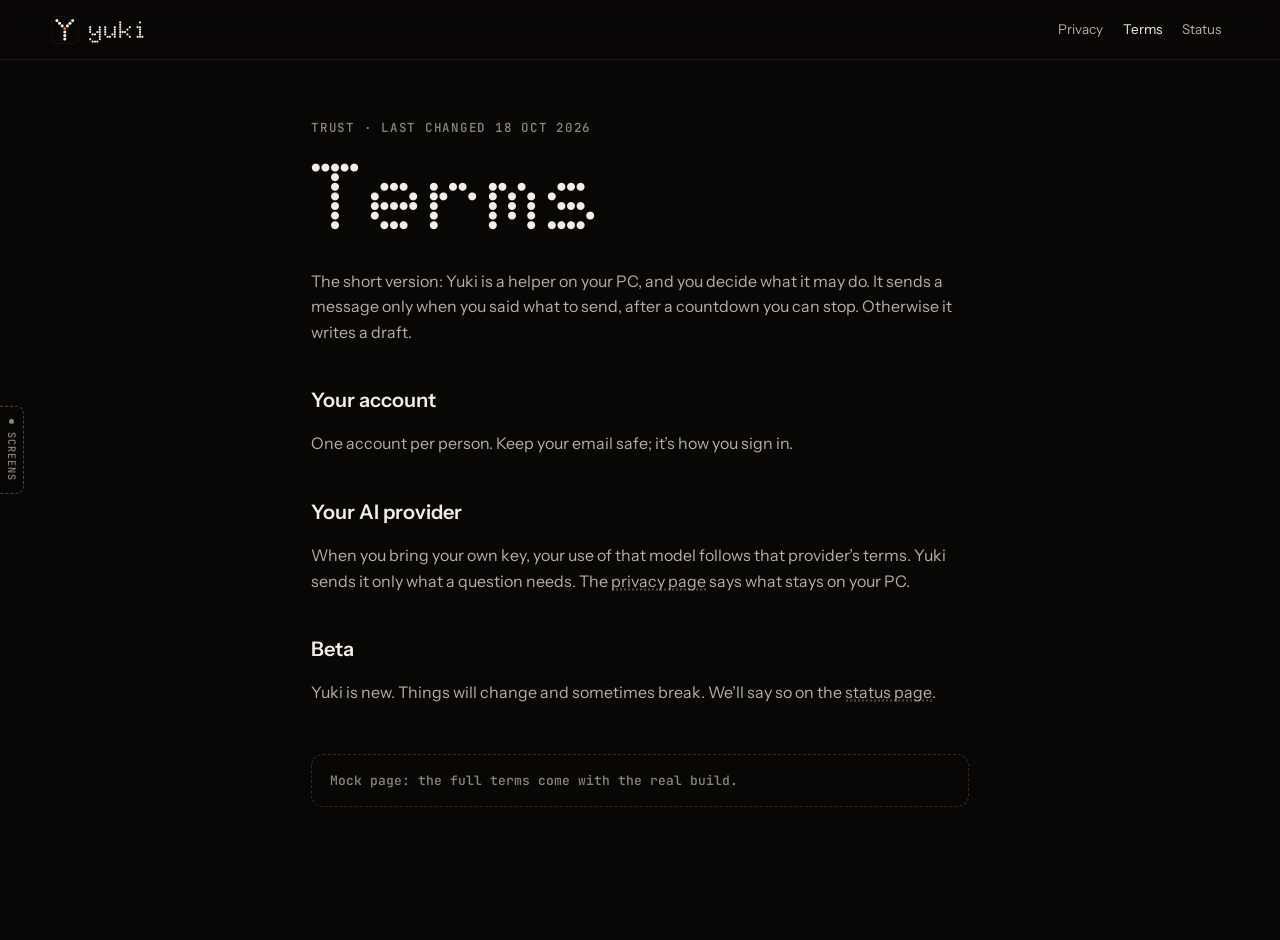
<file: terms.html>
<!doctype html>
<html lang="en">
<head>
<meta charset="utf-8">
<script src="js/accent.js"></script>
<meta name="viewport" content="width=device-width, initial-scale=1, viewport-fit=cover">
<title>Terms · Yuki</title>
<meta name="theme-color" content="#090705">
<link rel="icon" href="favicon.svg" type="image/svg+xml">
<link rel="stylesheet" href="css/base.css">
<link rel="stylesheet" href="css/blacks.css">
<link rel="stylesheet" href="css/fx.css">
<style>
  .dtop .r a[data-fx~="dotline"] { background: none; --dl-y: 10px; }
  .dtop .r a[aria-current="page"] { color: var(--text); }
</style>
</head>
<body>
<header class="dtop"><a class="brand" href="index.html" aria-label="Yuki home"><span data-ymark></span><span class="doto">yuki</span></a><nav class="r" aria-label="Trust pages"><a href="privacy.html" data-fx="dotline">Privacy</a><a href="terms.html" data-fx="dotline" aria-current="page">Terms</a><a href="status.html" data-fx="dotline">Status</a></nav></header>
<main class="doc">
  <p class="lbl">Trust &middot; last changed 18 Oct 2026</p>
  <h1>Terms</h1>
  <p>The short version: Yuki is a helper on your PC, and you decide what it may do. It sends a message only when you said what to send, after a countdown you can stop. Otherwise it writes a draft.</p>
  <h2>Your account</h2>
  <p>One account per person. Keep your email safe; it&rsquo;s how you sign in.</p>
  <h2>Your AI provider</h2>
  <p>When you bring your own key, your use of that model follows that provider&rsquo;s terms. Yuki sends it only what a question needs. The <a href="privacy.html">privacy page</a> says what stays on your PC.</p>
  <h2>Beta</h2>
  <p>Yuki is new. Things will change and sometimes break. We&rsquo;ll say so on the <a href="status.html">status page</a>.</p>
  <p class="stub">Mock page: the full terms come with the real build.</p>
</main>
<script src="js/core.js"></script>
<script src="js/fx.js"></script>
</body>
</html>
</file>
<file: css/base.css>
/* =====================================================================
   Yuki website / base. Lattice tokens (same as the PC app's style.css),
   fonts, resets and the few parts every page shares.
   Round 2 (18 Oct): readability tokens (--t-line / --t-read / --t-cap, .lbl 12.5 px, darker --ink-3 at about
   6:1 on bone), motion tokens for the shared fx layer (css/fx.css + js/fx.js), and .key as a hardware press.
   Readability floor: nothing a person must read is under 13 px on desktop (tags in .lbl are 12.5 px caps);
   sentences never use .lbl, they use --t-cap (13.5 px) or larger. Chrome inside app mocks may go to 11 px.
   Port: this file becomes app/globals.css in the Next.js build.
   ===================================================================== */
:root {
  /* colour: one product with the app.
     The blacks (19 Oct): every black and dark grey on the site comes from the tokens below, a ladder from darkest
     to lightest, so a black palette (css/blacks.css, ?black=NAME) re-colours the whole site by overriding them.
     The values are "umber", the default since 19 Oct (the user wanted "rich black, not bland and dull black",
     saw five, tried obsidian, then said "lets keep it as umber"): a warm black, dark-roast coffee or lacquered
     walnut at night, in step with the warm text greys and the bone sections; its lacquer (lit grounds, sheens,
     deep warm shadows) is in css/blacks.css.
     The old flat grey-black is the "flat" palette there.
     CSS, inline SVG (style="fill: var(--x)") and the canvases (read at load through YAccent.tok) all use them. Dark
     literals left on purpose: alpha masks (#000 / #0000), the accent's dark tints, JS fallbacks, the favicon file.
       --k-well     the deepest wells, below the page: the console's LCD, the Acts desk's far corner, the knob's edge
       --bg         the page; dark panels that sit flush (.console, .tree, .pcwin), the canvases' ground, the Y tile
       --bg-rgb     the page as "r, g, b", for see-through bars, cards and fades over it: rgba(var(--bg-rgb), a)
       --raise      panels on the page (.mobj, .fakewin, .voice, the Spotify window, keys, inputs)
       --raise-2    product-shot grounds (.pstage), hover on --raise, the footer word
       --raise-3    tiles on a raised surface (chat bubbles, desk icons, the key cap, the wordmark's unlit dots)
       --hair       hairlines; the ticket stub and the taskbar's icon tiles sit at this step too
       --dot        off dots (LEDs, the dashboard field, the waveform), small tiles and bars at that step
       --hair-2     borders of panels and keys, dotted rules, the sign-in field's dots
       --edge       borders of floating panels (run card, ask bar, thread); the hero field's resting dots
       --edge-2     hover borders, lit rows, the second dot step of every field
       --mark       crop marks, dashed mock-only buttons
       --shade-rgb  shadows: rgba(var(--shade-rgb), a)
       --ink, --ink-rgb  black ink on bone sections and bone-faced drawings, and shadows cast onto bone: near --bg,
                    another role (a palette may keep ink neutral while the page goes deep) */
  --k-well: #040302;
  --bg: #090705;
  --bg-rgb: 9, 7, 5;
  --raise: #120F0C;
  --raise-2: #1A1613;
  --raise-3: #1F1B18;
  --dot: #292521;
  --lit: #F2EFE9;
  --text: #F2EFE9;
  --text-2: #B4B0A8;
  --text-3: #8A8780;
  --hair: #211D1A;
  --hair-2: #2F2A26;
  --edge: #38332E;
  --edge-2: #3E3934;
  --mark: #4C4742;
  --shade-rgb: 2, 1, 0;
  --live: #FF6A1A;          /* the only colour, and only for live things: ember orange, the user's pick (19 Oct; js/accent.js may change it) */
  --live-rgb: 255, 106, 26;
  --live-ink: #1F0D03;
  --live-dim: rgba(var(--live-rgb), .12);
  /* bone sections (for rhythm) */
  --bone: #F2EFE9;
  --bone-2: #E7E3DB;
  --ink: #090705;
  --ink-rgb: 9, 7, 5;
  --ink-2: #4A4741;
  --ink-3: #5C5851;         /* about 6.1:1 on --bone (was #75716A, 4.2:1); tags only */
  --bone-hair: #D6D1C7;
  /* radii, space */
  --r-1: 4px; --r-2: 8px; --r-3: 14px; --r-4: 20px; --r-pill: 999px;
  --s-1: 4px; --s-2: 8px; --s-3: 12px; --s-4: 16px; --s-5: 24px; --s-6: 32px; --s-7: 48px; --s-8: 64px;
  /* type */
  --f-display: 'Doto', 'JetBrains Mono', monospace;
  --f-ui: 'Instrument Sans', system-ui, sans-serif;
  --f-mono: 'JetBrains Mono', ui-monospace, monospace;
  --t-line: clamp(16px, 1.15vw, 18px);   /* the one line under a module heading */
  --t-read: 15px;                        /* card text, callouts, readout sentences */
  --t-cap: 13.5px;                       /* captions, sources, sub lines: sentence case, never caps */
  --t-lbl: 12.5px;                       /* .lbl mono caps tags (Module 0N, fig. N, kind tags) */
  /* motion */
  --d-fast: 140ms; --d-med: 260ms; --d-slow: 520ms;
  --d-hover: 180ms; --d-press: 70ms; --d-release: 240ms;
  --ease: cubic-bezier(.2, .7, .1, 1);
  --ease-out: cubic-bezier(.16, 1, .3, 1);
  --ease-spring: cubic-bezier(.34, 1.56, .64, 1);
  /* the lit border (fx "lit"): white on dark; .bone / [data-tone="bone"] switch it to ink */
  --lit-c: var(--lit);
  --lit-halo: rgba(242, 239, 233, .10);
  --crop-c: var(--mark);
  --crop-on: var(--text-2);
  /* layout */
  --gut: clamp(16px, 4vw, 56px);
  --maxw: 1600px;
}

@font-face { font-family: 'Doto'; src: url(../fonts/Doto.ttf) format('truetype'); font-weight: 100 900; font-display: block; }
@font-face { font-family: 'Instrument Sans'; src: url(../fonts/InstrumentSans.ttf) format('truetype'); font-weight: 400 700; font-stretch: 75% 100%; font-display: block; }
@font-face { font-family: 'JetBrains Mono'; src: url(../fonts/JetBrainsMono.ttf) format('truetype'); font-weight: 100 800; font-display: block; }

* { box-sizing: border-box; }
html { background: var(--bg); color: var(--text); -webkit-text-size-adjust: 100%; }
body { margin: 0; font: 400 15px/1.5 var(--f-ui); -webkit-font-smoothing: antialiased; font-feature-settings: 'ss01', 'tnum'; }
button, input, select, textarea { font: inherit; color: inherit; }
button { cursor: pointer; }
a { color: inherit; }
img, svg, canvas { display: block; }
:focus-visible { outline: 1.5px solid var(--live); outline-offset: 2px; border-radius: var(--r-1); }
::selection { background: var(--live); color: var(--live-ink); }
.sr { position: absolute; width: 1px; height: 1px; overflow: hidden; clip: rect(0 0 0 0); white-space: nowrap; }

.doto { font-family: var(--f-display); font-variation-settings: 'ROND' 100; font-weight: 800; letter-spacing: .02em; }
.mono { font-family: var(--f-mono); }
.t2 { color: var(--text-2); } .t3 { color: var(--text-3); }
.live { color: var(--live); }

/* caps mono label: the catalogue voice. Tags only (Module 0N, fig. N, kind tags, LED names), never sentences */
.lbl { font: 500 var(--t-lbl)/1.3 var(--f-mono); letter-spacing: .06em; text-transform: uppercase; color: var(--text-3); }
.lbl b { color: var(--text); font-weight: 500; }
.lbl.live { color: var(--live); }
/* readable text helpers: a caption (sentence case) and a reading line */
.cap { font: 400 var(--t-cap)/1.45 var(--f-ui); color: var(--text-2); }
.cap.mono { font-family: var(--f-mono); font-size: 13px; }
.read { font-size: var(--t-read); line-height: 1.5; color: var(--text-2); }
/* bone surfaces: ink text, ink lit border, darker crop marks. Put data-tone="dark" on a dark panel inside bone */
.bone, [data-tone="bone"] {
  --lit-c: var(--ink); --lit-halo: rgba(var(--ink-rgb), .08); --crop-c: #A39D92; --crop-on: var(--ink-2);
}
.bone .cap, .bone .read, [data-tone="bone"] .cap, [data-tone="bone"] .read { color: var(--ink-2); }
[data-tone="dark"] {
  --lit-c: var(--lit); --lit-halo: rgba(242, 239, 233, .10); --crop-c: var(--mark); --crop-on: var(--text-2);
}
[data-tone="dark"] .cap, [data-tone="dark"] .read { color: var(--text-2); }

/* clearings: a panel the field parts around, crop marks at its corners (from the app) */
.clear {
  position: relative;
  --m: var(--crop-c);
  background:
    linear-gradient(var(--m), var(--m)) 0 0 / 9px 1px no-repeat,
    linear-gradient(var(--m), var(--m)) 0 0 / 1px 9px no-repeat,
    linear-gradient(var(--m), var(--m)) 100% 0 / 9px 1px no-repeat,
    linear-gradient(var(--m), var(--m)) 100% 0 / 1px 9px no-repeat,
    linear-gradient(var(--m), var(--m)) 0 100% / 9px 1px no-repeat,
    linear-gradient(var(--m), var(--m)) 0 100% / 1px 9px no-repeat,
    linear-gradient(var(--m), var(--m)) 100% 100% / 9px 1px no-repeat,
    linear-gradient(var(--m), var(--m)) 100% 100% / 1px 9px no-repeat;
}
.dotrule { height: 3px; background: radial-gradient(circle, var(--hair-2) 1px, transparent 1.3px) 0 0 / 6px 3px repeat-x; }

/* keys (buttons) */
.key {
  display: inline-flex; align-items: center; justify-content: center; gap: 8px; height: 36px; padding: 0 14px;
  border-radius: var(--r-2); border: 1px solid var(--hair-2); background: var(--raise); color: var(--text);
  font-size: 14px; font-weight: 500; white-space: nowrap; text-decoration: none;
}
/* hardware press (fx "press", default on every .key): hover lifts 1 px (pointer devices only), down sinks 1.5 px
   and shrinks to .985 in --d-press, release springs back. Uses the individual translate / scale properties so
   fx "magnet" (transform) and "tilt" (transform) compose with it. .is-down is set by js/fx.js on Space / Enter
   and on touch pointerdown. Reduced motion: colour only. */
.key, [data-fx~="press"] {
  transition: background var(--d-fast), border-color var(--d-fast), color var(--d-fast),
    translate var(--d-release) var(--ease-spring), scale var(--d-release) var(--ease-spring);
}
.key:hover { background: var(--raise-2); border-color: var(--edge-2); }
html.fx-hover .key:hover, html.fx-hover [data-fx~="press"]:hover { translate: 0 -1px; }
html:root .key:active, html:root .key.is-down, html:root [data-fx~="press"]:active, html:root [data-fx~="press"].is-down {
  translate: 0 1.5px; scale: .985;
  transition-duration: var(--d-fast), var(--d-fast), var(--d-fast), var(--d-press), var(--d-press);
  transition-timing-function: ease, ease, ease, ease-out, ease-out;
}
[data-motion="reduced"] .key, [data-motion="reduced"] [data-fx~="press"] { translate: none !important; scale: none !important; }
[data-motion="reduced"] .key.is-down, [data-motion="reduced"] .key:active { background: var(--raise-2); }
[data-motion="reduced"] .key.pri.is-down, [data-motion="reduced"] .key.pri:active { background: #fff; }
.key.pri { background: var(--lit); color: var(--ink); border-color: var(--lit); font-weight: 600; }
.key.pri:hover { background: #fff; }
.key.ghost { background: transparent; border-color: transparent; color: var(--text-2); }
.key.ghost:hover { color: var(--text); background: var(--raise); }
.key.stop { border-color: rgba(var(--live-rgb), .45); color: var(--live); background: var(--live-dim); }
.key.lg { height: 48px; padding: 0 20px; font-size: 15px; border-radius: 10px; }
.key.sm { height: 28px; padding: 0 10px; font-size: 12.5px; }
.key.xs { height: 24px; padding: 0 9px; font-size: 12px; border-radius: 6px; }
.key[disabled] { opacity: .45; pointer-events: none; }
.key svg { width: 14px; height: 14px; flex: none; }
.kbd { font: 500 12px/1 var(--f-mono); color: var(--text-3); border: 1px solid var(--hair-2); border-radius: 4px; padding: 3px 5px; }

.chip {
  display: inline-flex; align-items: center; gap: 7px; height: 26px; padding: 0 10px; border-radius: var(--r-pill);
  border: 1px solid var(--hair-2); color: var(--text-2); font: 500 12.5px/1 var(--f-mono); white-space: nowrap;
}
.chip.live { border-color: rgba(var(--live-rgb), .4); color: var(--live); }
/* no status dots (19 Oct): live is said in words and mint text, never a dot beside them */
@keyframes blink { 50% { opacity: .3; } }

/* inputs */
.field-in {
  width: 100%; height: 46px; padding: 0 14px; border-radius: 10px; border: 1px solid var(--hair-2); background: var(--raise);
  color: var(--text); font-size: 15px; transition: border-color var(--d-fast), background var(--d-fast);
}
.field-in::placeholder { color: var(--text-3); }
.field-in:focus { outline: 0; border-color: rgba(var(--live-rgb), .6); background: var(--bg); }
.field-in[aria-invalid="true"] { border-color: #E7B7A0; }

/* dot icons: tiny grids of dots, drawn as SVG */
.dic { width: 14px; height: 14px; fill: currentColor; flex: none; }

/* the Y mark (inline SVG) */
.ymark { width: 28px; height: 28px; flex: none; }

/* ---------- mock-only: the screens pill (removed in the real build) ---------- */
.mockpill { position: fixed; z-index: 90; left: 0; top: 50%; font: 500 11px/1 var(--f-mono); }
.mockpill > button {
  position: absolute; left: 0; top: 0; transform: translateY(-50%); writing-mode: vertical-rl;
  display: inline-flex; align-items: center; gap: 8px; padding: 12px 6px; border-radius: 0 8px 8px 0;
  border: 1px dashed var(--mark); border-left: 0; background: rgba(var(--bg-rgb), .9); color: var(--text-3);
  letter-spacing: .1em; text-transform: uppercase; font-size: 10.5px; backdrop-filter: blur(8px); -webkit-backdrop-filter: blur(8px);
}
.mockpill > button:hover { color: var(--text); border-color: var(--text-3); }
.mockpill > button i { width: 5px; height: 5px; border-radius: 50%; background: var(--text-3); }
.mockpill .panel {
  position: absolute; left: 34px; top: 0; transform: translateY(-50%); width: 300px; max-height: min(80vh, 640px); overflow: auto; padding: 14px;
  border: 1px solid var(--hair-2); border-radius: 14px; background: rgba(var(--bg-rgb), .97); box-shadow: 0 20px 60px rgba(var(--shade-rgb), .6);
  opacity: 0; translate: -6px 0; pointer-events: none; visibility: hidden;
  transition: opacity var(--d-fast), translate var(--d-fast), visibility 0s linear var(--d-fast); /* closed = out of the tab order */
  scrollbar-width: thin; scrollbar-color: var(--hair-2) transparent;
}
.mockpill.open .panel { opacity: 1; translate: 0 0; pointer-events: auto; visibility: visible; transition-delay: 0s; }
.mockpill .panel h6 { margin: 12px 0 6px; font: 500 11px/1 var(--f-mono); letter-spacing: .08em; text-transform: uppercase; color: var(--text-3); }
.mockpill .panel h6:first-child { margin-top: 0; }
.mockpill .panel a { display: flex; justify-content: space-between; gap: 10px; padding: 6px 8px; border-radius: 6px; color: var(--text-2); text-decoration: none; font: 400 13px/1.3 var(--f-ui); }
.mockpill .panel a span { font: 500 11px/1.3 var(--f-mono); color: var(--text-3); }
.mockpill .panel a:hover { background: var(--raise); color: var(--text); }
.mockpill .panel a.here { color: var(--text); background: var(--raise-2); }
.mockpill .panel .all { margin-top: 10px; border-top: 1px solid var(--hair); padding-top: 10px; }

/* ---------- simple doc pages (privacy, terms, status stubs) ---------- */
.doc { max-width: 760px; margin: 0 auto; padding: 120px var(--gut) 120px; }
.doc h1 { font-family: var(--f-display); font-variation-settings: 'ROND' 100; font-weight: 800; font-size: clamp(48px, 9vw, 96px); line-height: .9; margin: 18px 0 28px; letter-spacing: .01em; }
.doc h2 { font-size: 20px; margin: 40px 0 10px; font-weight: 600; }
.doc p, .doc li { color: var(--text-2); font-size: 16px; line-height: 1.6; }
.doc li b, .doc p b { color: var(--text); font-weight: 500; }
.doc .stub { margin-top: 48px; padding: 16px 18px; border: 1px dashed var(--hair-2); border-radius: 12px; font: 500 13px/1.5 var(--f-mono); color: var(--text-3); }

/* reduced motion: static frames, no CSS motion */
[data-motion="reduced"] *, [data-motion="reduced"] *::before, [data-motion="reduced"] *::after { animation: none !important; transition: none !important; }

@media (max-width: 760px) {
  .lbl { font-size: 12px; }
  .mockpill > button { width: 22px; height: 48px; padding: 0; justify-content: center; font-size: 0; gap: 0; }
  .mockpill > button i { width: 5px; height: 5px; }
  .mockpill .panel { left: 26px; width: min(300px, calc(100vw - 38px)); }
}
.doc p.lbl { font-size: var(--t-lbl); line-height: 1.3; color: var(--text-3); margin: 0; }

/* ---------- the stub pages' header (privacy, terms, status) ---------- */
.dtop { position: fixed; top: 0; left: 0; right: 0; height: 60px; display: flex; align-items: center; padding: 0 var(--gut); background: rgba(var(--bg-rgb), .85); backdrop-filter: blur(10px); -webkit-backdrop-filter: blur(10px); z-index: 10; border-bottom: 1px solid var(--hair); }
.dtop a.brand { display: inline-flex; align-items: center; gap: 10px; min-height: 40px; text-decoration: none; }
.dtop .doto { font-size: 24px; font-weight: 900; letter-spacing: .04em; }
.dtop .r { margin-left: auto; display: flex; gap: 4px; }
.dtop .r a { display: inline-flex; align-items: center; min-height: 40px; padding: 0 8px; font-size: 13.5px; color: var(--text-2); text-decoration: none; }
.dtop .r a:hover { color: var(--text); }

/* ---------- touch: every key, link and switch is at least 40 px on a phone or any touch screen ----------
   Only real controls grow (a, button); the keys drawn inside the landing demos are spans and keep their size. */
@media (max-width: 760px), (pointer: coarse) {
  a.key, button.key { min-height: 40px; }
  a.key.sm, button.key.sm, a.key.xs, button.key.xs { height: 40px; min-width: 40px; }
  a.key.xs, button.key.xs { padding: 0 12px; font-size: 12.5px; border-radius: var(--r-2); }
}
</file>
<file: css/blacks.css>
/* =====================================================================
   Yuki website / blacks: the black palettes. Linked right after css/base.css in every page.
   19 Oct, the user: "the colour pallette of black feels too bland ... it should look rich black. not bland and dull
   black". Four rich blacks were designed and judged (the judges picked jet); the user saw all five, tried
   obsidian, then said "lets keep it as umber", so umber is the default. The others stay here to compare.
   The tokens (css/base.css :root, darkest first): --k-well, --bg + --bg-rgb, --raise, --raise-2, --raise-3, --hair,
   --dot, --hair-2, --edge, --edge-2, --mark, --shade-rgb, and --ink + --ink-rgb for black ink on the bone sections.
   Every black and dark grey on the site, the canvases included, comes from them, so a palette overrides them.
   A palette:
     html[data-black="NAME"] { --bg: ...; --bg-rgb: ...; ... }    token overrides (keep each -rgb token in step)
     html[data-black="NAME"] .selector { ... }                    optional depth rules, scoped the same way
   Depth goes on panels, grounds and modules, never on the page ground itself: the hero, app and sign-in canvases
   are opaque and paint a flat --bg, and the fades and see-through bars assume one flat page colour.
   Canvases read the tokens when they lay out (YAccent.tok in js/accent.js). The accent, bone, light text and status
   colours are not part of a palette.
   Picking one: ?black=jet | ink | umber | obsidian | flat on any page address. It is saved on this computer
   (localStorage 'yuki-black') and every page uses it; ?black=reset goes back to the default (umber).
   ===================================================================== */

/* ---------- jet (the judges' pick): piano black. A near-pure black page (#050505), wide clear steps up to the
   panels, a thin lacquer sheen on raised surfaces and deep soft shadows under them; almost no hue. ---------- */
html[data-black="jet"] {
  --k-well: #010101;
  --bg: #050505;
  --bg-rgb: 5, 5, 5;
  --raise: #0F0F10;
  --raise-2: #19191B;
  --raise-3: #1E1E21;
  --hair: #202023;
  --dot: #252528;
  --hair-2: #2D2D31;
  --edge: #37373C;
  --edge-2: #404045;
  --mark: #4E4E54;
  --shade-rgb: 0, 0, 0;
  --ink: #060606;
  --ink-rgb: 6, 6, 6;
}
/* the product-shot grounds: a lacquered plate under an overhead light (a bright top edge, a soft band of light at
   the top, a deeper floor) */
html[data-black="jet"] .pstage {
  box-shadow: inset 0 1px 0 rgba(255, 255, 255, .07), inset 0 240px 160px -150px rgba(255, 255, 255, .035),
    inset 0 -240px 160px -150px rgba(0, 0, 0, .42);
}
/* objects on the grounds: lit from above (a lighter top edge, a hairline sheen inside it), a tight contact shadow
   and a long soft one */
html[data-black="jet"] .prod {
  border-top-color: var(--edge);
  box-shadow: inset 0 1px 0 rgba(255, 255, 255, .08), 0 1px 0 rgba(0, 0, 0, .8), 0 4px 10px rgba(0, 0, 0, .5),
    0 44px 56px -30px rgba(0, 0, 0, 1);
}
/* raised panels: the lacquer gradient, lighter at the top, and a top edge that catches the light */
html[data-black="jet"] :is(.fakewin, .voice, .offer, .mobj, .appwin, .req > div, .outc, .aibig, .msearch) {
  background-image: linear-gradient(180deg, rgba(255, 255, 255, .035), rgba(255, 255, 255, 0) 50%);
}
html[data-black="jet"] :is(.fakewin, .voice, .offer, .appwin) { border-top-color: var(--edge); }
html[data-black="jet"] .mobj { border-top-color: var(--edge); box-shadow: inset 0 1px 0 rgba(255, 255, 255, .07), 0 2px 6px rgba(0, 0, 0, .5); }
html[data-black="jet"] :is(.req > div, .outc, .aibig, .msearch) { box-shadow: inset 0 1px 0 rgba(255, 255, 255, .055); }
/* keys on the dark: the same sheen, a tight shadow under */
html[data-black="jet"] .key:not(.pri):not(.ghost):not(.stop) { box-shadow: inset 0 1px 0 rgba(255, 255, 255, .07), 0 1px 2px rgba(0, 0, 0, .7); }
/* the AI console on the bone page: a piano-black faceplate (its shadow falls on bone, so it is ink), the LCD a well */
html[data-black="jet"] .console {
  box-shadow: inset 0 1px 0 rgba(255, 255, 255, .1), inset 0 200px 130px -130px rgba(255, 255, 255, .04),
    0 2px 4px rgba(var(--ink-rgb), .14), 0 24px 44px -20px rgba(var(--ink-rgb), .42);
}
html[data-black="jet"] .lcd { box-shadow: inset 0 2px 8px rgba(0, 0, 0, .7); }
/* floating cards and bars: a sheen on the top edge over a deep shadow */
html[data-black="jet"] :is(.runcard, .thread) { box-shadow: inset 0 1px 0 rgba(255, 255, 255, .07), 0 30px 70px rgba(0, 0, 0, .8); }
html[data-black="jet"] :is(.ask-cap, .ask, .pcwin) { box-shadow: inset 0 1px 0 rgba(255, 255, 255, .07), 0 20px 50px rgba(0, 0, 0, .75); }

/* ---------- ink, umber (the default: its tokens are also the css/base.css :root values), obsidian ---------- */

/* ink: rich black, the print kind (C60 M40 Y40 K100). A deep page with a cool lean you feel in the darkest tones only;
   the lifted steps stay near neutral so it never reads navy. Depth comes from light, not colour: each dark module is
   lit softly from its top edge and sinks to a deeper floor, product grounds catch light along their top, panels get a
   hairline sheen, wells sit deeper than the page. No glow on dots or type, no new textures. */
html[data-black="ink"] {
  --k-well: #020305;
  --bg: #05070B;
  --bg-rgb: 5, 7, 11;
  --raise: #0C0F12;
  --raise-2: #141619;
  --raise-3: #191B1F;
  --hair: #1C1E22;
  --dot: #24272B;
  --hair-2: #2A2D31;
  --edge: #33363B;
  --edge-2: #3A3D42;
  --mark: #4A4D52;
  --shade-rgb: 0, 1, 2;
  --ink: #05070B;
  --ink-rgb: 5, 7, 11;
}
/* dark modules: soft light from the top edge, a deeper floor at the bottom (scene modules light their sticky stage) */
html[data-black="ink"] .mod:not(.bone):not(.scene),
html[data-black="ink"] .mod.scene:not(.bone) .stage { background-image: radial-gradient(ellipse 1120px 600px at 50% 0%, rgba(220, 224, 232, .085), rgba(220, 224, 232, .05) 26%, rgba(220, 224, 232, .018) 52%, rgba(220, 224, 232, 0) 80%), linear-gradient(rgba(var(--shade-rgb), 0) 52%, rgba(var(--shade-rgb), .6)); }
/* footer: the same light, weaker, and the page ends on its deepest floor */
html[data-black="ink"] .foot { background-image: radial-gradient(ellipse 1120px 480px at 50% 0%, rgba(220, 224, 232, .06), rgba(220, 224, 232, .035) 26%, rgba(220, 224, 232, .012) 52%, rgba(220, 224, 232, 0) 80%), linear-gradient(rgba(var(--shade-rgb), 0) 40%, rgba(var(--shade-rgb), .75)); }
/* product grounds: a top edge that catches the light (box-shadow, so the .clear crop marks stay) */
html[data-black="ink"] .pstage { box-shadow: inset 0 1px 0 rgba(255, 255, 255, .05), inset 0 180px 140px -140px rgba(220, 224, 232, .06); }
/* the objects on them: a slightly brighter sheen and a deeper contact shadow */
html[data-black="ink"] .prod { box-shadow: 0 1px 0 rgba(var(--shade-rgb), .5), 0 30px 30px -24px rgb(var(--shade-rgb)), inset 0 1px 0 rgba(255, 255, 255, .055); }
html[data-black="ink"] .mobj { box-shadow: inset 0 1px 0 rgba(255, 255, 255, .045); }
/* the AI console on bone: an ink slab with a lacquer edge */
html[data-black="ink"] .console { box-shadow: 0 18px 40px rgba(var(--shade-rgb), .22), inset 0 1px 0 rgba(255, 255, 255, .07); }
/* the LCD: a recessed well */
html[data-black="ink"] .lcd { box-shadow: inset 0 2px 8px rgba(var(--shade-rgb), .7); }

/* ---------- umber: a warm black, dark-roast coffee / lacquered walnut at night ---------- */
html[data-black="umber"] {
  --k-well: #040302;
  --bg: #090705;
  --bg-rgb: 9, 7, 5;
  --raise: #120F0C;
  --raise-2: #1A1613;
  --raise-3: #1F1B18;
  --hair: #211D1A;
  --dot: #292521;
  --hair-2: #2F2A26;
  --edge: #38332E;
  --edge-2: #3E3934;
  --mark: #4C4742;
  --shade-rgb: 2, 1, 0;
  --ink: #090705;
  --ink-rgb: 9, 7, 5;
}
/* depth: product grounds lit from above (light on the top, a deeper floor, a fine lit top edge) */
html[data-black="umber"] .pstage {
  box-shadow: inset 0 1px 0 rgba(255, 232, 206, .06), inset 0 140px 140px -100px rgba(255, 240, 224, .022),
    inset 0 -150px 150px -120px rgba(var(--shade-rgb), .32);
}
/* the objects on them: a lacquer sheen on the top edge and a deeper, softer shadow under */
html[data-black="umber"] .prod {
  box-shadow: 0 1px 0 rgba(var(--shade-rgb), .5), 0 30px 30px -24px rgba(var(--shade-rgb), .95),
    0 40px 80px -40px rgba(var(--shade-rgb), .7), inset 0 1px 0 rgba(255, 232, 206, .07);
}
/* panels: lit a touch at the top, like lacquer under a lamp */
html[data-black="umber"] :is(.fakewin, .mobj, .voice, .offer, .appwin, .dl-card .req > div) {
  background-image: linear-gradient(rgba(255, 232, 206, .022), rgba(255, 232, 206, 0) 60%);
}
html[data-black="umber"] .mobj { box-shadow: inset 0 1px 0 rgba(255, 232, 206, .06); }
html[data-black="umber"] .appwin { box-shadow: 0 20px 50px rgba(var(--shade-rgb), .6), inset 0 1px 0 rgba(255, 232, 206, .06); }
html[data-black="umber"] :is(.runcard, .ask-cap, .thread, .ask) {
  box-shadow: 0 24px 60px rgba(var(--shade-rgb), .62), inset 0 1px 0 rgba(255, 232, 206, .06);
}
/* the dark faceplate on bone: a lit top edge */
html[data-black="umber"] .console {
  box-shadow: 0 18px 40px rgba(var(--shade-rgb), .2), inset 0 1px 0 rgba(255, 232, 206, .07);
}
/* the footer: a deeper floor */
html[data-black="umber"] .foot { background-image: linear-gradient(rgba(var(--shade-rgb), 0), rgba(var(--shade-rgb), .6)); }

/* obsidian (19 Oct): volcanic glass. Black with a deep teal undertone (kin to the mint), a deeper page, and a
   glassy sheen on raised surfaces: a thin light top edge, a faint light falling down the face, depth below. */
html[data-black="obsidian"] {
  --k-well: #020505;
  --bg: #050A09;
  --bg-rgb: 5, 10, 9;
  --raise: #0C1212;
  --raise-2: #141A1A;
  --raise-3: #192020;
  --hair: #1B2222;
  --dot: #232B2B;
  --hair-2: #28302F;
  --edge: #303938;
  --edge-2: #37403F;
  --mark: #454E4D;
  --shade-rgb: 0, 3, 3;
  --ink: #050A09;
  --ink-rgb: 5, 10, 9;
}
/* product-shot grounds: a lit top edge, light falling down the face, a deeper floor (inset, so the crop marks stay) */
html[data-black="obsidian"] .pstage {
  box-shadow: inset 0 1px 0 rgba(235, 248, 245, .06), inset 0 240px 200px -200px rgba(225, 242, 238, .035), inset 0 -160px 140px -140px rgba(var(--shade-rgb), .6);
}
/* glass panels: the top edge catches the light, a sheen runs down the top of the face */
html[data-black="obsidian"] :is(.fakewin, .tree, .mobj, .voice, .offer, .req > div) {
  border-top-color: var(--edge);
  background-image: linear-gradient(180deg, rgba(225, 242, 238, .028), rgba(225, 242, 238, 0) 48%);
}
/* a lit inner top line and a deep soft shadow under the product shots */
html[data-black="obsidian"] .prod {
  box-shadow: 0 1px 0 rgba(var(--shade-rgb), .6), 0 34px 34px -24px rgba(var(--shade-rgb), 1), inset 0 1px 0 rgba(235, 248, 245, .07);
}
html[data-black="obsidian"] :is(.mobj, .req > div) { box-shadow: inset 0 1px 0 rgba(235, 248, 245, .055), 0 14px 28px -18px rgba(var(--shade-rgb), .9); }
/* floating glass: the Spotify window, run card, ask bars, thread, the link page's PC window */
html[data-black="obsidian"] :is(.appwin, .runcard, .ask-cap, .thread, .ask, .pcwin) {
  border-top-color: var(--edge-2);
  box-shadow: inset 0 1px 0 rgba(235, 248, 245, .065), 0 26px 64px -8px rgba(var(--shade-rgb), .75);
}
/* the AI console on bone: a slab of black glass */
html[data-black="obsidian"] .console {
  background-image: linear-gradient(180deg, rgba(225, 242, 238, .05), rgba(225, 242, 238, 0) 40%);
  box-shadow: inset 0 1px 0 rgba(235, 248, 245, .09), 0 1px 1px rgba(var(--shade-rgb), .25), 0 24px 48px -14px rgba(var(--shade-rgb), .45);
}
/* dark modules: a faint light from above */
html[data-black="obsidian"] :is(.mod:not(.bone):not(.scene), .mod.scene:not(.bone) .stage) {
  background-image: radial-gradient(900px 480px at 50% 0%, rgba(215, 238, 234, .032), rgba(215, 238, 234, 0) 75%);
}
/* the footer: the page deepens to a floor */
html[data-black="obsidian"] .foot { background-image: linear-gradient(180deg, rgba(var(--shade-rgb), 0), rgba(var(--shade-rgb), .55)); }
/* dark keys: a lit top edge */
html[data-black="obsidian"] .key:not(.pri):not(.ghost):not(.stop) { box-shadow: inset 0 1px 0 rgba(235, 248, 245, .06); }

/* ---------- flat: the old black (before 19 Oct), kept to compare: flat neutral-cool grey-blacks, no depth rules ---------- */
html[data-black="flat"] {
  --k-well: #0C0D0E;
  --bg: #0B0B0C;
  --bg-rgb: 11, 11, 12;
  --raise: #121214;
  --raise-2: #18191B;
  --raise-3: #1C1E21;
  --hair: #1E2023;
  --dot: #26292C;
  --hair-2: #2B2E32;
  --edge: #34373C;
  --edge-2: #3A3E43;
  --mark: #474B50;
  --shade-rgb: 0, 0, 0;
  --ink: #0B0B0C;
  --ink-rgb: 11, 11, 12;
}
</file>
<file: css/fx.css>
/* =====================================================================
   Yuki website / fx: the shared interaction vocabulary (round 2, 18 Oct). Link it right after base.css:
     <link rel="stylesheet" href="css/fx.css">   and load js/fx.js after core.js (+ dotkit.js), before page js.
   Markup API: data-fx="<names...>" (space separated). js/fx.js sets html.fx-hover (fine pointer + hover) or
   html.fx-touch, html.fx-kb after a Tab key (removed on pointerdown), .is-tap on touch, .is-down on press.
   One rule: containers (big panels, .clear) lock their crop marks ("crop"); items light their border ("lit").
   Mint only on live things ("pulse"); the read / hover highlight is white (ink on bone).
     L  lit      data-fx="lit" or .is-lit from code. Whole border lights: a ring at inset -3px, 1.5px --lit-c, a 3px
                 halo; in 160ms + lands from scale 1.012; out 200ms. Options: data-lit="in" (ring inside, for
                 overflow:hidden items), --lit-r (radius; fx copies the element's own radius), data-lit-pair="k"
                 (hover/focus one, every [data-lit-pair="k"] in the closest [data-lit-scope] lights: .fx-paired),
                 data-fx-off on an ancestor (hover + pairing paused, e.g. while a scene plays; .is-lit still works).
                 Focus: the ring is the focus indicator (outline removed). Touch: tap. Reduced: opacity only.
     1  matrix   primary CTAs: a 96px lens of 4px-pitch dots follows the cursor inside the key.
     2  press    default on every .key (css in base.css), or data-fx="press".
     3  magnet   data-magnet="6" (px): the key leans toward the pointer within its rect + 28px; label 0.4x more.
     4  crop     on a .clear: corners jump out 6px and glide in, arms 9 -> 14px, --crop-c -> --crop-on.
     5  lens     DOM text (Doto digits, footer word): dots swell under the cursor. data-lens="120" (radius px).
                 Canvas twin: DotKit.lensK(dx, dy, R).
     6  tilt     data-tilt="3" (deg, max 2.5 over 480px): perspective tilt + sheen; children data-depth="1|2|3".
     7  dotline  default on .doc a, .foot nav a, .fine a, .mod-p a; or data-fx="dotline". Dots draw in one by one.
                 --dl-y moves the bright line, --dl-rest the faint one (both 0).
     8  spec     data-spec="text": the shared #fx-tip (13px mono). data-spec-tap: plain tap opens it on touch
                 (else long-press 450ms). data-spec-notab: fx won't add tabindex="0". Never the only copy.
     9  pulse    live things only: one mint ring from the element's own edge, twice. Fires "fx:pulse".
    10  reveal   data-reveal="rise|wipe|stagger" (core.js), data-odo="1,284" (fx.js): digits roll in columns.
   ===================================================================== */

/* ---------- L: lit border ---------- */
:where([data-fx~="lit"]) { position: relative; }
.fx-ring {
  position: absolute; inset: -3px; z-index: 2; pointer-events: none;
  border-radius: calc(var(--lit-r, 10px) + 3px); border: 1.5px solid var(--lit-c); box-shadow: 0 0 0 3px var(--lit-halo);
  opacity: 0; transform: scale(1.012); transition: opacity 200ms var(--ease), transform 220ms var(--ease-out);
}
[data-lit~="in"] > .fx-ring { inset: 0; border-radius: var(--lit-r, 10px); }
.is-lit > .fx-ring, .fx-paired > .fx-ring, [data-fx~="lit"].is-tap > .fx-ring,
html.fx-hover [data-fx~="lit"]:hover > .fx-ring,
[data-fx~="lit"]:focus-visible > .fx-ring,
html.fx-kb [data-fx~="lit"]:focus-within > .fx-ring {
  opacity: 1; transform: none; transition: opacity 160ms var(--ease), transform 220ms var(--ease-out);
}
[data-fx-off] [data-fx~="lit"]:not(.is-lit):not(.fx-paired) > .fx-ring { opacity: 0; }
[data-fx~="lit"]:focus-visible { outline: none; }
.is-lit:not(.fx-r) { outline: 1.5px solid var(--lit-c); outline-offset: 3px; }   /* before fx injects the ring */

/* ---------- 1: dot-matrix key ---------- */
[data-fx~="matrix"] { position: relative; isolation: isolate; }
.fx-mx { position: absolute; inset: 0; z-index: -1; border-radius: inherit; overflow: hidden; pointer-events: none; opacity: 0; transition: opacity 260ms var(--ease); }
.fx-mx.on { opacity: 1; transition-duration: var(--d-fast); }
.fx-mx-l { position: absolute; left: 0; top: 0; width: 96px; height: 96px; border-radius: 50%; overflow: hidden; }
.fx-mx-g { position: absolute; left: 0; top: 0; background: radial-gradient(circle, var(--mx-c, rgba(242,239,233,.22)) 1px, transparent 1.35px) 0 0 / 4px 4px; }
.key.pri, [data-fx~="matrix"].pri { --mx-c: rgba(var(--ink-rgb), .2); }
.bone .key.pri, [data-tone="bone"] .key.pri { --mx-c: rgba(242, 239, 233, .24); }
.fx-mx.pop .fx-mx-l { animation: fx-mxpop 320ms var(--ease-out) forwards; }
@keyframes fx-mxpop { from { scale: .6; opacity: 1; } to { scale: 1.2; opacity: 0; } }

/* ---------- 3: magnet (the inner wrapper keeps the key's flex layout) ---------- */
.fx-mg-in { display: inline-flex; align-items: center; justify-content: center; gap: inherit; }

/* ---------- 4: crop lock-on ---------- */
.fx-cm-on { --m: transparent; }
.fx-c { position: absolute; z-index: 3; width: 14px; height: 14px; pointer-events: none; }
.fx-c::before, .fx-c::after {
  content: ''; position: absolute; left: 0; top: 0; background: var(--crop-c);
  transition: transform 260ms var(--ease), background-color 260ms var(--ease);
}
.fx-c::before { width: 14px; height: 1px; transform: scaleX(.643); transform-origin: left; }
.fx-c::after { width: 1px; height: 14px; transform: scaleY(.643); transform-origin: top; }
.fx-c.tl { left: 0; top: 0; --jx: -6px; --jy: -6px; --dl: 0ms; }
.fx-c.tr { right: 0; top: 0; transform: scaleX(-1); --jx: 6px; --jy: -6px; --dl: 20ms; }
.fx-c.br { right: 0; bottom: 0; transform: scale(-1); --jx: 6px; --jy: 6px; --dl: 40ms; }
.fx-c.bl { left: 0; bottom: 0; transform: scaleY(-1); --jx: -6px; --jy: 6px; --dl: 60ms; }
html.fx-hover [data-fx~="crop"]:hover > .fx-c, html.fx-kb [data-fx~="crop"]:focus-within > .fx-c,
[data-fx~="crop"].is-tap > .fx-c, .fx-lock > .fx-c { animation: fx-lock 300ms var(--ease-out) var(--dl) both; }
html.fx-hover [data-fx~="crop"]:hover > .fx-c::before, html.fx-hover [data-fx~="crop"]:hover > .fx-c::after,
html.fx-kb [data-fx~="crop"]:focus-within > .fx-c::before, html.fx-kb [data-fx~="crop"]:focus-within > .fx-c::after,
[data-fx~="crop"].is-tap > .fx-c::before, [data-fx~="crop"].is-tap > .fx-c::after,
.fx-lock > .fx-c::before, .fx-lock > .fx-c::after { transform: none; background: var(--crop-on); }
@keyframes fx-lock { from { translate: var(--jx) var(--jy); } to { translate: 0 0; } }

/* ---------- 5: field lens on DOM text ---------- */
:where([data-fx~="lens"]) { position: relative; }
.fx-ln { position: absolute; inset: 0; pointer-events: none; opacity: 0; transition: opacity 200ms var(--ease); }
.fx-ln.on { opacity: 1; }
.fx-ln-w {
  position: absolute; left: 0; top: 0; width: var(--lr2, 240px); height: var(--lr2, 240px); border-radius: 50%; overflow: hidden;
  -webkit-mask-image: radial-gradient(closest-side, #000 55%, transparent); mask-image: radial-gradient(closest-side, #000 55%, transparent);
}
.fx-ln-t { position: absolute; left: 0; top: 0; font-weight: 900; color: inherit; }

/* ---------- 6: tilt ---------- */
.fx-tilting { transform-style: preserve-3d; }
.fx-tilting [data-depth="1"] { transform: translateZ(8px); }
.fx-tilting [data-depth="2"] { transform: translateZ(16px); }
.fx-tilting [data-depth="3"] { transform: translateZ(24px); }
.fx-tilt-out { transition: transform 600ms var(--ease-out); }
:where([data-fx~="tilt"]) { position: relative; }
.fx-sheen { position: absolute; inset: 0; z-index: 1; border-radius: inherit; overflow: hidden; pointer-events: none; opacity: 0; transition: opacity 300ms var(--ease); }
.fx-tilting > .fx-sheen { opacity: 1; }
.fx-sheen > i { position: absolute; left: -60%; top: -60%; width: 120%; height: 120%; background: radial-gradient(closest-side, rgba(255,255,255,.06), transparent); }
html.fx-kb [data-fx~="tilt"]:focus-visible, html.fx-kb [data-fx~="tilt"]:focus-within { translate: 0 -2px; transition: translate 200ms var(--ease-out); }
[data-fx~="tilt"].is-tap { scale: .99; transition: scale 120ms var(--ease); }

/* ---------- 7: dotted underline (a faint dotted rest line; the bright dots draw in on hover) ---------- */
:is(.doc a, .foot nav a, .fine a, .mod-p a, [data-fx~="dotline"]) {
  position: relative; text-decoration: none;
  background: radial-gradient(circle, color-mix(in srgb, currentColor 38%, transparent) 1px, transparent 1.3px) 0 calc(100% - var(--dl-rest, 0px)) / 4px 3px repeat-x;
}
:is(.doc a, .foot nav a, .fine a, .mod-p a, [data-fx~="dotline"])::after {
  content: ''; position: absolute; left: 0; right: 0; bottom: var(--dl-y, 0px); height: 3px; pointer-events: none;
  background: radial-gradient(circle, currentColor 1.1px, transparent 1.4px) 0 0 / 4px 3px repeat-x;
  transform: scaleX(0); transform-origin: right; transition: transform 240ms var(--ease);
}
html.fx-hover :is(.doc a, .foot nav a, .fine a, .mod-p a, [data-fx~="dotline"]):hover::after {
  transform: scaleX(1); transform-origin: left; transition: transform 420ms steps(var(--dl-steps, 24));
}
:is(.doc a, .foot nav a, .fine a, .mod-p a, [data-fx~="dotline"]):focus-visible::after { transform: scaleX(1); transition: none; }
html.fx-touch :is(.doc a, .foot nav a, .fine a, .mod-p a, [data-fx~="dotline"]):active::after { transform: scaleX(1); transition: none; }

/* ---------- 8: spec readout ---------- */
#fx-tip {
  position: fixed; left: 0; top: 0; z-index: 1000; max-width: 36ch; padding: 9px 12px; overflow: hidden; pointer-events: none;
  font: 500 13px/1.45 var(--f-mono); color: var(--text); border: 1px solid var(--hair-2); border-radius: 8px;
  --m: var(--text-3);
  background:
    linear-gradient(var(--m), var(--m)) 3px 3px / 6px 1px no-repeat, linear-gradient(var(--m), var(--m)) 3px 3px / 1px 6px no-repeat,
    linear-gradient(var(--m), var(--m)) calc(100% - 3px) 3px / 6px 1px no-repeat, linear-gradient(var(--m), var(--m)) calc(100% - 3px) 3px / 1px 6px no-repeat,
    linear-gradient(var(--m), var(--m)) 3px calc(100% - 3px) / 6px 1px no-repeat, linear-gradient(var(--m), var(--m)) 3px calc(100% - 3px) / 1px 6px no-repeat,
    linear-gradient(var(--m), var(--m)) calc(100% - 3px) calc(100% - 3px) / 6px 1px no-repeat, linear-gradient(var(--m), var(--m)) calc(100% - 3px) calc(100% - 3px) / 1px 6px no-repeat,
    var(--raise-2);
  box-shadow: 0 12px 32px rgba(var(--shade-rgb), .45);
  opacity: 0; transform: translate(var(--tx, 0), calc(var(--ty, 0px) + var(--dy, 4px)));
  transition: opacity 160ms var(--ease), transform 160ms var(--ease-out);
}
#fx-tip.below { --dy: -4px; }
#fx-tip.on { opacity: 1; transform: translate(var(--tx, 0), var(--ty, 0)); }
.fx-tip-cv { position: absolute; left: 0; right: 0; top: 9px; bottom: 9px; background: var(--raise-2); transform: translateY(101%); } /* covers exactly the text lines */
#fx-tip.typing .fx-tip-cv { animation: fx-type var(--td, 200ms) steps(var(--tn, 1), jump-start) both; }
@keyframes fx-type { from { transform: translateY(0); } to { transform: translateY(100%); } }
html.fx-touch [data-spec] { -webkit-touch-callout: none; -webkit-user-select: none; user-select: none; }
[data-spec]:not(a):not(button):not(.key) { cursor: help; }

/* ---------- 9: live pulse (19 Oct: there are no status dots, so the ring leaves the element's own edge) ---------- */
.fx-pulse { position: relative; }
.fx-pulse::after { content: ''; position: absolute; inset: -1px; border-radius: inherit; pointer-events: none; animation: fx-pulse 900ms var(--ease-out) 2; }
@keyframes fx-pulse { from { box-shadow: 0 0 0 0 rgba(var(--live-rgb), .55); } to { box-shadow: 0 0 0 7px rgba(var(--live-rgb), 0); } }

/* ---------- 10: reveals (rise kept low-specificity so a page's own rise wins) + odometer ---------- */
:where([data-reveal]) { opacity: 0; transform: translateY(18px); transition: opacity .8s var(--ease-out), transform .8s var(--ease-out); }
:where([data-reveal].in) { opacity: 1; transform: none; }
[data-reveal][data-reveal="wipe"], [data-reveal][data-reveal="stagger"] { opacity: 1; transform: none; }
:where([data-reveal="wipe"]) { position: relative; }
.fx-wipe { position: absolute; inset: 0; z-index: 4; overflow: hidden; pointer-events: none; }
.fx-wipe > i {
  position: absolute; inset: 0; transform: translateX(0); transition: transform 700ms var(--ease-out);
  background: radial-gradient(circle, var(--wipe-dot, var(--dot)) 1px, transparent 1.3px) 0 0 / 6px 6px, var(--wipe-bg, var(--bg));
}
.bone, [data-tone="bone"] { --wipe-bg: var(--bone); --wipe-dot: var(--bone-hair); }
.in > .fx-wipe > i { transform: translateX(101%); }
.in > .fx-wipe { visibility: hidden; transition: visibility 0s 720ms; }
[data-reveal="stagger"] > * { opacity: 0; }
[data-reveal="stagger"].in > * { opacity: 1; animation: fx-rise .6s var(--ease-out) backwards; animation-delay: calc(var(--i, 0) * 50ms); }
@keyframes fx-rise { from { opacity: 0; translate: 0 14px; } }
.fx-odo { display: inline-flex; }
.fx-odo-c { display: inline-block; height: 1em; line-height: 1; overflow: hidden; vertical-align: top; }
.fx-odo-s { display: flex; flex-direction: column; transition: transform 900ms var(--ease-out); transition-delay: calc(var(--i, 0) * 60ms); }
.fx-odo-s > span { display: block; height: 1em; line-height: 1; }
.fx-odo.go .fx-odo-s { transform: translateY(calc(var(--d) * -1em)); }

/* ---------- reduced motion: final states, no travel (base.css already drops every transition / animation) ---------- */
[data-motion="reduced"] .is-lit > .fx-ring, [data-motion="reduced"] .fx-ring { transform: none; }
[data-motion="reduced"] .fx-mx-l { width: 100%; height: 100%; border-radius: 0; transform: none !important; }
[data-motion="reduced"] .fx-mx-g { inset: 0; width: auto !important; height: auto !important; transform: none !important; opacity: .9; }
[data-motion="reduced"] .fx-ln, [data-motion="reduced"] .fx-sheen { display: none; }
[data-motion="reduced"] [data-fx~="tilt"] { transform: none !important; translate: none !important; scale: none !important; }
[data-motion="reduced"] #fx-tip, [data-motion="reduced"] #fx-tip.on { transform: translate(var(--tx, 0), var(--ty, 0)); }
[data-motion="reduced"] .fx-tip-cv, [data-motion="reduced"] .fx-wipe { display: none; }
[data-motion="reduced"] [data-reveal="stagger"] > * { opacity: 1; }
@media (prefers-reduced-motion: reduce) { .fx-ring { transform: none !important; } .fx-c { animation: none !important; } }
</file>
<file: css/landing.css>
/* =====================================================================
   Yuki website / landing (round 2, 18 Oct). A catalogue with less on the page: the hero and six modules,
   numbered, each with a heading, ONE line and its demo. No spec tables (Download's two system rows are the one
   table left), no contents list, no ticker. Dots live on canvas, everything else moves with transform and
   opacity only. Hover, press, focus and touch come from the shared layer (css/fx.css + js/fx.js); this file
   only places things and sizes them. Readability: tags .lbl 12.5 px, captions --t-cap 13.5 px, what a demo is
   about 13.5 px or more; chrome inside app mocks (Start menu, Spotify, desk icons) 11 px or more.
   ===================================================================== */
body.landing { background: var(--bg); }
.wrap { max-width: var(--maxw); margin: 0 auto; padding: 0 var(--gut); }
html { scroll-behavior: smooth; }
[data-motion="reduced"] { scroll-behavior: auto; }

/* ---------------- nav ---------------- */
.topnav {
  position: fixed; z-index: 50; top: 0; left: 0; right: 0; height: 60px; display: flex; align-items: center; gap: 24px;
  padding: 0 var(--gut); transition: background var(--d-med), border-color var(--d-med); border-bottom: 1px solid transparent;
}
.topnav.scrolled { background: rgba(var(--bg-rgb), .82); backdrop-filter: blur(14px) saturate(1.2); -webkit-backdrop-filter: blur(14px); border-bottom-color: var(--hair); }
.topnav.on-bone { background: rgba(242,239,233,.9); border-bottom-color: var(--bone-hair); color: var(--ink); --lit-c: var(--ink); --lit-halo: rgba(var(--ink-rgb), .08); }
.topnav.on-bone .links a { color: var(--ink-2); }
.topnav.on-bone .links a i { color: var(--ink-3); }
.topnav.on-bone .links a:hover, .topnav.on-bone .links a.cur { color: var(--ink); }
.topnav.on-bone .key.ghost { color: var(--ink-2); }
.topnav.on-bone .key.ghost:hover { background: var(--bone-2); color: var(--ink); }
.topnav.on-bone .key.pri { background: var(--ink); color: var(--bone); border-color: var(--ink); --mx-c: rgba(242,239,233,.24); }
.brand { display: inline-flex; align-items: center; gap: 10px; text-decoration: none; }
.brand .ymark { width: 26px; height: 26px; }
.brand .doto { font-size: 24px; font-weight: 900; letter-spacing: .04em; line-height: 1; transform: translateY(-1px); }
.links { display: flex; gap: 6px; margin: 0 auto; }
.links a { position: relative; text-decoration: none; color: var(--text-2); font-size: 14px; display: inline-flex; gap: 7px; align-items: baseline; padding: 8px 10px; border-radius: 8px; transition: color var(--d-fast), background var(--d-fast); }
.links a i { font: 500 11.5px/1 var(--f-mono); color: var(--text-3); font-style: normal; transition: color var(--d-fast); }
.links a:hover, .links a.cur { color: var(--text); }
.links a:hover i, .links a.cur i { color: var(--text-2); }
html.fx-hover .links a:hover { background: rgba(242,239,233,.05); }
.topnav.on-bone .links a:hover { background: rgba(var(--ink-rgb), .05); }
.links a.cur::after { content: ''; position: absolute; left: 10px; right: 10px; bottom: 2px; height: 3px; background: radial-gradient(circle, currentColor 1px, transparent 1.3px) 0 0 / 4px 3px repeat-x; }
.topnav .right { display: flex; gap: 6px; margin-left: auto; }

/* ---------------- hero ---------------- */
.hero { position: relative; height: 100vh; height: 100svh; min-height: 660px; max-height: 1240px; overflow: hidden; }
.hero-cv { position: absolute; inset: 0; cursor: crosshair; }
/* the field fades into the page at the bottom: a still overlay, not a mask, so a changing canvas never needs re-masking */
.hero::after { content: ''; position: absolute; z-index: 1; left: 0; right: 0; bottom: 0; height: 18%; background: linear-gradient(rgba(var(--bg-rgb), 0), var(--bg)); pointer-events: none; }
.hero-mark { position: absolute; left: var(--gut); top: clamp(96px, 15vh, 170px); width: min(56vw, 1120px, 100vh); aspect-ratio: 20 / 9; pointer-events: none; }
.hero-orb { position: absolute; right: calc(var(--gut) - 70px); top: 50%; translate: 0 -46%; width: min(780px, 46vw, 80vh); aspect-ratio: 1; pointer-events: none; }
.hero-copy { position: absolute; z-index: 2; left: var(--gut); bottom: clamp(64px, 10vh, 120px); width: min(600px, 44vw); }
.hero-copy h1 { margin: 14px 0 14px; font-weight: 600; font-size: clamp(30px, 3.2vw, 50px); line-height: 1.04; letter-spacing: -.02em; text-wrap: balance; }
.hero-copy .sub { margin: 0 0 24px; color: var(--text-2); font-size: clamp(15px, 1.15vw, 17px); line-height: 1.5; max-width: 40ch; }
.hero-copy .cta { display: flex; flex-wrap: wrap; gap: 10px; }
.hero-meta { position: absolute; z-index: 2; left: var(--gut); bottom: 22px; display: flex; gap: 28px; }
.meta-t { border-bottom: 1px dashed var(--mark); padding-bottom: 1px; transition: color var(--d-fast), border-color var(--d-fast); }
.meta-t:hover, .meta-t:focus-visible { color: var(--text); border-color: var(--text-2); }
.hero-strip { position: absolute; z-index: 2; right: var(--gut); bottom: 16px; display: flex; gap: 6px; font: 500 12.5px/1 var(--f-mono); text-transform: uppercase; letter-spacing: .06em; }
.hero-strip a { color: var(--text-2); text-decoration: none; padding: 8px 6px 9px; --dl-y: 2px; --dl-rest: 2px; transition: color var(--d-fast); }
.hero-strip a b { color: var(--text-3); font-weight: 500; margin-right: 7px; transition: color var(--d-fast); }
.hero-strip a:hover, .hero-strip a:focus-visible { color: var(--text); }
.hero-strip a:hover b, .hero-strip a:focus-visible b { color: var(--text); }
.hero-scroll { position: absolute; z-index: 2; left: 50%; bottom: 18px; transform: translateX(-50%); display: flex; flex-direction: column; align-items: center; gap: 8px; }
.hero-scroll i { width: 3px; height: 28px; background: radial-gradient(circle, var(--text-3) 1px, transparent 1.4px) 0 0 / 3px 5px repeat-y; position: relative; overflow: hidden; }
.hero-scroll i::after { content: ''; position: absolute; left: 0; top: 0; width: 3px; height: 3px; border-radius: 50%; background: var(--lit); animation: drip 1.8s var(--ease) infinite; }
@keyframes drip { from { transform: translateY(-4px); opacity: 0; } 30% { opacity: 1; } to { transform: translateY(28px); opacity: 0; } }
.hero-copy > * { animation: rise .9s var(--ease-out) both; }
.hero-copy > :nth-child(2) { animation-delay: .08s; } .hero-copy > :nth-child(3) { animation-delay: .16s; } .hero-copy > :nth-child(4) { animation-delay: .24s; }
@keyframes rise { from { opacity: 0; transform: translateY(14px); } }

/* reveal (the landing keeps its own rise; fx.css adds wipe / stagger) */
[data-reveal]:not([data-reveal="stagger"]):not([data-reveal="wipe"]) { opacity: 0; transform: translateY(18px); transition: opacity .8s var(--ease-out), transform .8s var(--ease-out); }
[data-reveal].in:not([data-reveal="stagger"]):not([data-reveal="wipe"]) { opacity: 1; transform: none; }

/* ---------------- modules: number, tag, heading, one line ---------------- */
.mod { position: relative; padding: 140px 0; border-top: 1px solid var(--hair); }
.mod.scene { height: var(--len, 300vh); padding: 0; }
.mod.scene .stage { position: sticky; top: 0; height: 100vh; height: 100svh; display: flex; align-items: center; overflow: hidden; padding-top: 60px; }
.mod-grid { width: 100%; display: grid; grid-template-columns: minmax(0, 5fr) minmax(0, 7fr); gap: clamp(32px, 5vw, 96px); align-items: center; }
.mod-grid.wide { grid-template-columns: minmax(0, 4fr) minmax(0, 8fr); }
.mod.flip .mod-grid { grid-template-columns: minmax(0, 8fr) minmax(0, 4fr); }
.mod.flip .mod-head { order: 2; }
.mod-num { display: inline-block; font-size: clamp(64px, 8.4vw, 148px); line-height: .78; letter-spacing: .01em; margin: 0 0 22px -4px; padding: 4px 4px 0; }
.mod-head .mod-num + .lbl { display: block; }
.mod-head h2 { margin: 12px 0 16px; font-weight: 600; font-size: clamp(27px, 2.8vw, 44px); line-height: 1.08; letter-spacing: -.02em; text-wrap: balance; max-width: 18ch; }
.mod-line { margin: 0; color: var(--text-2); font-size: var(--t-line); line-height: 1.55; max-width: 42ch; text-wrap: pretty; }
.term { color: var(--text); --dl-rest: -2px; --dl-y: -2px; }
.ticks { list-style: none; margin: 30px 0 0; padding: 0; display: flex; gap: 8px; max-width: 520px; }
.ticks li { flex: 1 1 auto; white-space: nowrap; font: 500 var(--t-lbl)/1.3 var(--f-mono); letter-spacing: .05em; text-transform: uppercase; color: var(--text-3); padding-top: 12px; position: relative; transition: color var(--d-med); }
.ticks li::before { content: ''; position: absolute; left: 0; right: 0; top: 0; height: 3px; background: radial-gradient(circle, var(--hair-2) 1px, transparent 1.3px) 0 0 / 6px 3px repeat-x; }
.ticks li::after { content: ''; position: absolute; left: 0; top: 0; height: 3px; width: 100%; transform-origin: left; transform: scaleX(var(--f, 0)); background: radial-gradient(circle, var(--lit) 1.1px, transparent 1.4px) 0 0 / 6px 3px repeat-x; }
.ticks li.on { color: var(--text); }
.ticks li.cur::after { background: radial-gradient(circle, var(--live) 1.1px, transparent 1.4px) 0 0 / 6px 3px repeat-x; }
.fig { margin: 0 0 14px; display: flex; align-items: baseline; gap: 12px; }
.fig .lbl { color: var(--text); }
.fig .cap { color: var(--text-2); }
.demo { position: relative; min-width: 0; }

/* ---------------- product shots (18 Oct: the teenage-engineering touch) ----------------
   Each demo is shown the way TE shows a product: a flat ground (lifted dark on the dark modules, no gradient,
   no shadow), generous space, the object crisp on it, straight on, with a soft contact shadow under it only
   (.prod). No callouts: the parts speak for themselves (19 Oct). The ground keeps its still crop marks but
   doesn't lock on hover, so a hover lights one thing only. Motion stays in the demos, never on this chrome. */
.pstage { --stage: var(--raise-2); --ps-x: clamp(20px, 2.4vw, 36px); position: relative; padding: var(--ps-x); background-color: var(--stage); }
.prod { box-shadow: 0 1px 0 rgba(var(--shade-rgb), .45), 0 30px 30px -24px rgba(var(--shade-rgb), .95), inset 0 1px 0 rgba(255,255,255,.035); }

/* ---------------- 01 sees ---------------- */
.sees-wrap { display: grid; grid-template-columns: minmax(0, 1.3fr) minmax(0, 1fr); gap: 16px; align-items: stretch; }
.fakewin { position: relative; border: 1px solid var(--hair-2); border-radius: 12px; background: var(--raise); min-height: 300px; display: flex; flex-direction: column; }
.fw-bar { height: 36px; display: flex; align-items: center; gap: 10px; padding: 0 12px; border-bottom: 1px solid var(--hair); }
.fw-bar .ttl { font-size: 13px; font-weight: 600; color: var(--text-2); }
.fw-tag { margin-left: auto; display: inline-flex; align-items: center; gap: 7px; min-width: 0; font: 500 12.5px/1 var(--f-mono); color: var(--text-2); white-space: nowrap; }
.fw-tag #fw-read { overflow: hidden; text-overflow: ellipsis; }
.fw-body { flex: 1; display: grid; grid-template-columns: 40% 60%; min-height: 0; }
.fw-list { border-right: 1px solid var(--hair); padding: 8px; display: flex; flex-direction: column; gap: 4px; }
.fw-item { position: relative; display: grid; grid-template-columns: 28px minmax(0, 1fr); gap: 9px; align-items: center; padding: 8px; border-radius: 8px; font-size: 12.5px; }
.fw-item.on { background: var(--raise-3); }
.fw-item .av { width: 28px; height: 28px; border-radius: 50%; background: var(--dot); display: grid; place-items: center; font-size: 12px; font-weight: 600; color: var(--text-2); }
.fw-item b { display: block; font-weight: 600; color: var(--text); font-size: 13px; }
.fw-item em { display: block; font-style: normal; font-size: 13px; color: var(--text-3); }
.fw-chat { padding: 12px 14px; display: flex; flex-direction: column; gap: 10px; }
.fw-head { font-weight: 600; font-size: 13.5px; padding-bottom: 8px; border-bottom: 1px solid var(--hair); margin-bottom: 4px; }
.fw-head span { font: 500 13px/1 var(--f-mono); color: var(--text-3); margin-left: 6px; }
.bub { position: relative; max-width: 88%; padding: 9px 12px; border-radius: 12px; font-size: 13.5px; line-height: 1.38; }
.bub.them { background: var(--raise-3); align-self: flex-start; border-bottom-left-radius: 4px; }
.fw-input { margin-top: auto; height: 32px; border: 1px solid var(--hair-2); border-radius: 16px; padding: 0 12px; display: flex; align-items: center; font-size: 13px; color: var(--text-3); }
/* the read rings are fx rings (white lit border); during the scene landing.js writes their opacity per frame */
.demo-sees [data-n] > .fx-ring { will-change: opacity, transform; }
.tree { border: 1px solid var(--hair-2); border-radius: 12px; padding: 14px 14px 12px; background: var(--bg); }
.tree-h { margin: 0 0 12px; font: 500 13px/1.3 var(--f-ui); color: var(--text-2); }
/* nesting reads from the indent alone (19 Oct: no dotted depth guide, no node dots); the indent is wide enough
   that the child rows' tags and values never line up with the window row's */
.tr-list { list-style: none; margin: 0; padding: 0; position: relative; display: grid; gap: 8px; }
.tr { position: relative; display: flex; align-items: baseline; gap: 9px; padding: 7px 9px; border-radius: 8px; font: 400 14px/1.35 var(--f-mono); color: var(--text-2); overflow-wrap: anywhere;
  opacity: 0; transform: translateY(6px); transition: opacity 260ms var(--ease), transform 260ms var(--ease-out), color var(--d-med), background var(--d-med); outline: none; cursor: default; }
.tr.d1 { margin-left: 28px; }
.tr > span { min-width: 0; }
.tr > i:not(.fx-ring) { flex: none; font: 500 12.5px/1 var(--f-mono); font-style: normal; letter-spacing: .05em; text-transform: uppercase; color: var(--text-2); padding: 4px 6px 3px; border: 1px solid var(--hair-2); border-radius: 5px; }
.tr.read, .demo-sees.live .tr { opacity: 1; transform: none; }
.tr.cur, .tr.is-lit { color: var(--text); background: var(--raise); }
.sees-out { display: grid; grid-template-columns: 1fr auto; gap: 16px; margin-top: 16px; align-items: stretch; }
.noted { padding: 14px 16px; min-height: 112px; }
.noted > :not(.wait):not(.fx-c) { opacity: 0; transform: translateY(6px); transition: opacity var(--d-slow) var(--ease), transform var(--d-slow) var(--ease); }
.noted.on > :not(.wait):not(.fx-c) { opacity: 1; transform: none; }
.noted .wait { position: absolute; left: 16px; top: 50%; margin: 0; transform: translateY(-50%); color: var(--text-3); transition: opacity var(--d-med); }
.noted.on .wait { opacity: 0; }
.noted .lbl { margin: 0; }
.noted .nt { margin: 6px 0 10px; font-size: 16px; font-weight: 600; line-height: 1.35; }
.zero { display: flex; align-items: center; gap: 12px; padding: 0 8px 0 16px; border-left: 1px solid var(--hair); }
.zero .doto { font-size: 66px; line-height: 1; }
.zero .cap { line-height: 1.3; }
.zero .fx-odo-s { transform: translateY(-9em); }
.zero .fx-odo.go .fx-odo-s { transform: translateY(0); transition-duration: 1400ms; }

/* ---------------- 02 remembers: four memory objects ---------------- */
.mem-search { display: flex; align-items: center; gap: 10px; height: 48px; padding: 0 8px 0 14px; border: 1px solid var(--hair-2); border-radius: 12px; background: var(--raise); color: var(--text-3); }
.mem-search .q { flex: 1; min-width: 0; color: var(--text); font-size: 16px; display: flex; align-items: center; }
.mem-search #mem-typed:empty::before { content: 'Ask about anyone or anything'; color: var(--text-3); }
.mem-search .chip { height: 30px; font-size: 13px; }
.caret { display: inline-block; width: 1.5px; height: 18px; background: var(--live); margin-left: 2px; animation: blink 1s steps(2, jump-none) infinite; flex: none; }
/* type-on: the text is set at once and a cover slides off it in steps (transform only) */
.tyw { position: relative; display: inline-block; overflow: hidden; vertical-align: top; max-width: 100%; }
.tycv { position: absolute; inset: 0; background: var(--ty-bg, var(--bg)); transform: translateX(101%); pointer-events: none; }
.tyw.ty .tycv { animation: ty var(--ty-d, 400ms) steps(var(--ty-n, 18)) both; }
@keyframes ty { from { transform: translateX(0); } to { transform: translateX(101%); } }
.mem-search .tyw { --ty-bg: var(--raise); white-space: nowrap; }
.qkeys { display: flex; flex-wrap: wrap; gap: 8px; margin: 12px 0 20px; }
.qkeys .key { height: 34px; padding: 0 13px; font-size: 13.5px; color: var(--text-2); }
.qkeys .key[aria-pressed="true"] { color: var(--text); border-color: var(--text-3); background: var(--raise-2); }
.objs { position: relative; display: grid; grid-template-columns: minmax(0, 1fr) minmax(0, 1fr); grid-template-rows: 150px 66px 150px; grid-template-areas: "a b" "a c" "d c"; gap: 14px; }
.mslot { position: relative; min-width: 0; transition: opacity var(--d-med) var(--ease); will-change: transform; }
.mslot::after { content: ''; position: absolute; z-index: -1; left: 6%; right: 6%; bottom: -9px; height: 18px; border-radius: 50%; background: radial-gradient(closest-side, rgba(var(--shade-rgb), .62), transparent); pointer-events: none; transition: opacity var(--d-med); }
.mslot.forgot::after { opacity: 0; }
.mslot.s-a { grid-area: a; } .mslot.s-b { grid-area: b; } .mslot.s-c { grid-area: c; } .mslot.s-d { grid-area: d; }
/* a non-match stays readable: its text steps down one tone (never under --text-3, about 5:1), only the decoration
   fades; the matches carry the lit border */
.mslot.dim .mobj h4 { color: var(--text-2); }
.mslot.dim .mobj .body, .mslot.dim .callstrip .body { color: var(--text-3); }
.mslot.dim .mobj :is(.disc, .punch, .stub, .lanes, .stamp) { opacity: .4; }
.mobj h4, .mobj .body { transition: color var(--d-med); }
.mobj :is(.disc, .punch, .stub, .lanes, .stamp) { transition: opacity var(--d-med); }
.mobj { position: relative; height: 100%; padding: 16px 18px 14px; border: 1px solid var(--hair-2); border-radius: 12px; background: var(--raise); display: flex; flex-direction: column; outline: none; cursor: default;
  transition: opacity 320ms var(--ease), scale 320ms var(--ease), border-color var(--d-med); }
.mobj .kind { margin: 0; color: var(--text-3); }
.mobj h4 { margin: 8px 0 4px; font-size: 18px; font-weight: 600; line-height: 1.22; letter-spacing: -.005em; }
.mobj .body { margin: 0; font-size: var(--t-read); line-height: 1.45; color: var(--text-2); }
.mobj .src { margin: auto 0 0; padding-top: 10px; font: 400 var(--t-cap)/1.3 var(--f-ui); color: var(--text-3); }
.mobj .fgt { position: absolute; z-index: 3; right: 10px; top: 10px; opacity: 0; transition: opacity var(--d-fast); }
html.fx-hover .mobj:hover .fgt, .mobj:focus-within .fgt { opacity: 1; }
/* touch: Forget shows only on the object you tapped (landing.js sets .armed; a tap elsewhere clears it) */
html.fx-touch .mobj .fgt { opacity: 0; pointer-events: none; }
html.fx-touch .mobj.armed .fgt, html.fx-kb .mobj:focus-within .fgt { opacity: 1; pointer-events: auto; }
.mobj:focus-visible .fgt { opacity: 1; }
.mslot.forgot .mobj { opacity: 0; scale: .96; pointer-events: none; }
.mslot.forgot { border-radius: 12px; outline: 1px dashed var(--hair-2); outline-offset: -1px; }
.gone-chip { position: absolute; inset: 0; display: flex; align-items: center; justify-content: center; gap: 10px; padding: 12px; font-size: var(--t-cap); color: var(--text-2); opacity: 0; visibility: hidden; transition: opacity var(--d-med), visibility 0s var(--d-med); }
.mslot.forgot .gone-chip { opacity: 1; visibility: visible; transition: opacity var(--d-med) 120ms, visibility 0s; }
.mslot.forgot.settled .gone-chip .undo { display: none; }
/* dealt back in after a forget (demo only): a small note under the object, then it fades */
.rest-tag { position: absolute; left: 50%; top: -12px; z-index: 4; transform: translate(-50%, 4px); padding: 5px 9px; border-radius: 6px; background: var(--raise-2); border: 1px solid var(--hair-2); font-size: var(--t-cap); line-height: 1.2; color: var(--text); white-space: nowrap; pointer-events: none; opacity: 0; transition: opacity var(--d-med), transform var(--d-med) var(--ease-out); }
.mslot.back .rest-tag { opacity: 1; transform: translate(-50%, 0); }
/* A · the badge: a punched lanyard slot and a disc of dots */
.badge { align-items: flex-start; padding-top: 30px; }
.badge .punch { position: absolute; left: 50%; top: 10px; width: 40px; height: 8px; margin-left: -20px; border-radius: 6px; background: var(--stage, var(--bg)); box-shadow: inset 0 0 0 1px var(--hair-2); }
.badge .disc { width: 56px; height: 56px; border-radius: 50%; display: grid; place-items: center; flex: none; margin-bottom: 14px;
  background: radial-gradient(circle, var(--edge-2) 1.1px, transparent 1.5px) 0 0 / 5px 5px, var(--raise-2); box-shadow: inset 0 0 0 1px var(--hair-2); }
.badge .disc b { font-size: 21px; letter-spacing: .04em; color: var(--text); }
/* B · the ticket: a perforated stub with two notches (a mask; its ring is drawn inside) */
.ticket { --stub: 92px; flex-direction: row; padding: 0; overflow: hidden;
  -webkit-mask: radial-gradient(circle 9px at calc(100% - var(--stub)) 0, #0000 97%, #000) top / 100% 51% no-repeat, radial-gradient(circle 9px at calc(100% - var(--stub)) 100%, #0000 97%, #000) bottom / 100% 51% no-repeat;
          mask: radial-gradient(circle 9px at calc(100% - var(--stub)) 0, #0000 97%, #000) top / 100% 51% no-repeat, radial-gradient(circle 9px at calc(100% - var(--stub)) 100%, #0000 97%, #000) bottom / 100% 51% no-repeat; }
.ticket .o-txt { flex: 1; min-width: 0; padding: 16px 18px 14px; display: flex; flex-direction: column; }
.ticket .stub { position: relative; width: var(--stub); flex: none; display: flex; flex-direction: column; align-items: center; justify-content: center; gap: 4px; background: var(--hair); }
.ticket .stub::before { content: ''; position: absolute; left: 0; top: 14px; bottom: 14px; width: 3px; margin-left: -1px; background: radial-gradient(circle, var(--mark) 1px, transparent 1.3px) 0 0 / 3px 6px repeat-y; }
.ticket .stub b { font-size: 32px; line-height: 1; color: var(--text); }
.ticket .stub .lbl { color: var(--text-2); }
.ticket .fgt { right: calc(var(--stub) + 10px); }
/* C · the call strip: two lanes of dots, both sides of the call */
.callstrip .lanes { display: grid; gap: 6px; margin: 4px 0 10px; }
.callstrip .lane { display: grid; grid-template-columns: 40px 1fr; align-items: center; gap: 8px; }
.callstrip .lane .lbl { color: var(--text-2); }
.callstrip .wv { display: block; height: 22px; }
.callstrip .wv svg { width: 100%; height: 22px; }
.callstrip .body { color: var(--text); }
/* D · the slip: a receipt with a zigzag foot and a LATE stamp */
.slip { padding-bottom: 20px; overflow: hidden;
  -webkit-mask: linear-gradient(#000 0 0) top / 100% calc(100% - 7px) no-repeat, conic-gradient(from -45deg at bottom, #0000, #000 1deg 89deg, #0000 90deg) bottom / 14px 7px repeat-x;
          mask: linear-gradient(#000 0 0) top / 100% calc(100% - 7px) no-repeat, conic-gradient(from -45deg at bottom, #0000, #000 1deg 89deg, #0000 90deg) bottom / 14px 7px repeat-x; }
.slip .stamp { position: absolute; right: 18px; bottom: 26px; transform: rotate(-4deg); font: 700 15px/1 var(--f-mono); letter-spacing: .16em; padding: 6px 8px 5px 10px; border: 1.5px solid var(--text); border-radius: 5px; color: var(--text); }
.slip .fgt { top: 10px; }
.slip { border-bottom-color: transparent; }
.slip > .fx-ring { bottom: 7px; border-bottom: 0; border-radius: 12px 12px 0 0; }
.mem-ans { display: grid; grid-template-columns: 56px 1fr; gap: 10px; align-items: baseline; margin: 18px 0 0; padding: 14px 0 0; border-top: 1px solid var(--hair); font-size: var(--t-read); line-height: 1.5; color: var(--text); opacity: 0; transform: translateY(6px); transition: opacity var(--d-slow) var(--ease), transform var(--d-slow) var(--ease); }
.mem-ans.on { opacity: 1; transform: none; }
.mem-ans .who { color: var(--text); }
.mem-ans .tyw { display: block; --ty-bg: var(--stage, var(--bg)); }

/* ---------------- 03 acts ---------------- */
.desk { position: relative; aspect-ratio: 16 / 10; max-height: calc(100svh - 182px); margin: 0 auto; border: 1px solid var(--hair-2); border-radius: 14px; overflow: hidden;
  background: radial-gradient(circle, var(--raise-3) 1px, transparent 1.4px) 0 0 / 14px 14px, radial-gradient(120% 90% at 70% 0%, color-mix(in srgb, var(--raise-2) 60%, var(--k-well)), var(--k-well)); }
.desk-icons { position: absolute; left: 2.2%; top: 4%; display: flex; flex-direction: column; gap: 16px; }
.desk-icons span { display: flex; flex-direction: column; align-items: center; gap: 5px; font-size: 11px; color: var(--text-3); width: 46px; }
.desk-icons i { width: 28px; height: 28px; border-radius: 7px; background: var(--raise-3); border: 1px solid var(--hair-2); }
.ask-cap { position: absolute; left: 50%; bottom: 56px; transform: translateX(-50%); display: flex; align-items: center; gap: 10px; padding: 10px 16px; border-radius: 999px; border: 1px solid var(--edge); background: rgba(var(--bg-rgb), .92); font-size: 14px; white-space: nowrap; z-index: 3; will-change: transform, opacity; }
.taskbar { position: absolute; left: 0; right: 0; bottom: 0; height: 40px; display: flex; align-items: center; justify-content: center; gap: 8px; background: color-mix(in srgb, var(--raise) 94%, transparent); border-top: 1px solid var(--hair); }
.tb-start { width: 26px; height: 26px; border-radius: 6px; display: grid; grid-template-columns: 1fr 1fr; gap: 2px; padding: 6px; transition: background var(--d-fast); }
.tb-start i { background: var(--text-2); border-radius: 1.5px; }
.tb-start.press { background: var(--hair-2); }
.tb-i { width: 26px; height: 26px; border-radius: 6px; background: var(--hair); }
.tb-i.sp { position: relative; }
.tb-i.sp.on { background: var(--hair-2); }
.tb-i.sp.on::after { content: ''; position: absolute; left: 50%; bottom: -5px; width: 10px; height: 2px; margin-left: -5px; border-radius: 1px; background: var(--text-2); }
.tb-clock { position: absolute; right: 14px; font: 500 11px/1 var(--f-mono); color: var(--text-3); }
.startmenu { position: absolute; left: 50%; bottom: 50px; width: 46%; min-width: 230px; margin-left: -23%; padding: 12px; border: 1px solid var(--hair-2); border-radius: 12px; background: color-mix(in srgb, var(--raise-2) 97%, transparent); opacity: 0; transform: translateY(14px); pointer-events: none; will-change: transform, opacity; }
.sm-search { height: 34px; border: 1px solid var(--hair-2); border-radius: 17px; display: flex; align-items: center; gap: 8px; padding: 0 12px; font-size: 13px; background: var(--raise); }
.sm-search .mag { width: 9px; height: 9px; border: 1.5px solid var(--text-3); border-radius: 50%; }
.sm-search .caret { height: 14px; background: var(--text-2); }
.sm-h { margin: 12px 0 8px 2px; font: 500 11px/1 var(--f-mono); letter-spacing: .06em; text-transform: uppercase; color: var(--text-3); }
.sm-pinned { display: grid; grid-template-columns: repeat(6, 1fr); gap: 10px; padding: 2px; }
.sm-pinned i { aspect-ratio: 1; border-radius: 8px; background: var(--hair); }
.sm-res { display: none; flex-direction: column; gap: 4px; }
.startmenu.typing .sm-res { display: flex; } .startmenu.typing .sm-pinned { display: none; }
.sm-res .r { display: flex; align-items: center; gap: 10px; padding: 7px 8px; border-radius: 8px; font-size: 12.5px; }
.sm-res .r em { display: block; font-style: normal; font: 500 11px/1.3 var(--f-mono); color: var(--text-3); }
.sm-res .r .ico { width: 24px; height: 24px; border-radius: 6px; background: var(--dot); flex: none; }
.sm-res .r .ico.g { background: radial-gradient(circle at 50% 50%, var(--hair-2) 0 40%, var(--raise-3) 41%); border: 1px solid var(--hair-2); }
.sm-res .r.top.lit { background: var(--dot); box-shadow: inset 0 0 0 1px var(--edge-2); }
.appwin { container-type: size; position: absolute; left: 5%; top: 6%; width: 60%; height: 76%; border: 1px solid var(--hair-2); border-radius: 10px; background: var(--raise); display: flex; flex-direction: column; overflow: hidden; opacity: 0; transform: scale(.94); transform-origin: 40% 60%; will-change: transform, opacity; box-shadow: 0 20px 50px rgba(var(--shade-rgb), .5); }
.aw-bar { height: 28px; display: flex; align-items: center; justify-content: space-between; padding: 0 10px; border-bottom: 1px solid var(--hair); font-size: 12px; font-weight: 600; color: var(--text-2); }
.aw-bar .ctl { display: flex; gap: 10px; } .aw-bar .ctl i { width: 8px; height: 1px; background: var(--text-3); }
.aw-body { flex: 1; display: grid; grid-template-columns: 32% 68%; min-height: 0; }
.aw-side { padding: 10px 8px; border-right: 1px solid var(--hair); display: flex; flex-direction: column; gap: 2px; font-size: 12px; color: var(--text-2); }
.aw-side > div { padding: 6px 8px; border-radius: 6px; display: flex; align-items: center; gap: 7px; white-space: nowrap; overflow: hidden; text-overflow: ellipsis; }
.aw-side .pl { color: var(--text-3); }
.aw-side .tgt { color: var(--text-2); }
.aw-side .tgt.sel { background: color-mix(in srgb, var(--hair) 50%, var(--dot)); color: var(--text); }
.heart { width: 12px; height: 12px; border-radius: 3px; background: var(--edge-2); flex: none; }
.tgt.sel .heart { background: var(--text-2); }
.aw-main { padding: 12px 14px; display: flex; flex-direction: column; gap: 10px; min-width: 0; }
.aw-hero { display: flex; gap: 12px; align-items: flex-end; }
.aw-hero .lbl { font-size: 11px; }
.cover { width: 58px; height: 58px; border-radius: 6px; background: radial-gradient(circle, var(--edge-2) 1.2px, transparent 1.6px) 0 0 / 6px 6px, var(--raise-3); flex: none; transition: background var(--d-med); }
.appwin.chosen .cover { background: radial-gradient(circle, var(--text-2) 1.2px, transparent 1.6px) 0 0 / 6px 6px, var(--dot); }
.aw-hero h5 { margin: 3px 0 2px; font-size: 18px; line-height: 1.1; }
.aw-sub { margin: 0; font-size: 11.5px; color: var(--text-3); }
.aw-ctl { display: flex; align-items: center; gap: 10px; }
.aw-count { font: 500 11px/1 var(--f-mono); color: var(--text-3); }
.playbtn { width: 30px; height: 30px; border-radius: 50%; background: var(--text-2); display: grid; place-items: center; transition: transform var(--d-fast); }
.playbtn i { width: 0; height: 0; border-left: 9px solid var(--ink); border-top: 6px solid transparent; border-bottom: 6px solid transparent; margin-left: 2px; }
.playbtn.press { transform: scale(.9); }
.appwin.playing .playbtn i { width: 9px; height: 10px; border: 0; margin: 0; background: linear-gradient(90deg, var(--ink) 0 3px, transparent 3px 6px, var(--ink) 6px); }
.aw-tracks { list-style: none; margin: 0; padding: 0; display: flex; flex-direction: column; gap: 1px; opacity: .35; transition: opacity var(--d-med); }
.appwin.chosen .aw-tracks { opacity: 1; }
.aw-tracks li { display: grid; grid-template-columns: 16px 1fr auto; gap: 8px; align-items: center; padding: 5px 6px; border-radius: 5px; font-size: 12px; }
.aw-tracks li b { font: 500 11px/1 var(--f-mono); color: var(--text-3); }
.aw-tracks li em { display: block; font-style: normal; font-size: 11px; color: var(--text-3); }
.aw-tracks li i { font: 500 11px/1 var(--f-mono); color: var(--text-3); font-style: normal; }
.appwin.playing .aw-tracks li:first-child { background: var(--raise-3); }
.appwin.playing .aw-tracks li:first-child span { color: var(--text); }
.aw-now { height: 36px; border-top: 1px solid var(--hair); display: flex; align-items: center; gap: 10px; padding: 0 12px; font-size: 11.5px; color: var(--text-3); }
.aw-now .np b { color: var(--text-2); font-weight: 600; }
.aw-now .bar { flex: 1; height: 3px; background: var(--dot); border-radius: 2px; overflow: hidden; }
.aw-now .bar i { display: block; height: 100%; width: 100%; background: var(--text-2); transform-origin: left; transform: scaleX(0); }
.eq { display: inline-flex; gap: 2px; align-items: flex-end; height: 12px; width: 14px; }
.eq i { width: 2px; height: 3px; background: var(--text-3); transform-origin: bottom; }
.appwin.playing .eq i { background: var(--live); animation: eq .9s ease-in-out infinite; height: 12px; }
.appwin.playing .eq i:nth-child(2) { animation-delay: -.3s; } .appwin.playing .eq i:nth-child(3) { animation-delay: -.6s; } .appwin.playing .eq i:nth-child(4) { animation-delay: -.15s; }
@keyframes eq { 0%, 100% { transform: scaleY(.25); } 50% { transform: scaleY(1); } }
/* the Spotify mock shows only the songs that fit above its player bar (each row is about 40 px) */
@container (max-height: 365px) { .aw-tracks li:nth-child(n+4) { display: none; } }
@container (max-height: 325px) { .aw-tracks li:nth-child(n+3) { display: none; } }
@container (max-height: 285px) { .aw-tracks li:nth-child(n+2) { display: none; } }
@container (max-height: 245px) { .aw-tracks { display: none; } }
/* run card: what the demo is about, so it reads at 13-14 px */
.runcard { position: absolute; right: 2.5%; top: 4%; width: 40%; min-width: 270px; max-width: 360px; padding: 12px 14px; border: 1px solid var(--edge); border-radius: 14px; background: rgba(var(--bg-rgb), .96); box-shadow: 0 24px 60px rgba(var(--shade-rgb), .55); z-index: 3; }
.rc-top { display: flex; align-items: flex-start; gap: 12px; padding-bottom: 10px; border-bottom: 1px solid var(--hair); }
.rc-fig { display: grid; grid-template-columns: repeat(5, 9px); gap: 3px; flex: none; margin-top: 7px; }
.rc-fig i { height: 3px; border-radius: 2px; background: var(--hair-2); transition: background var(--d-med); }
.rc-fig i.on { background: var(--text-2); } .rc-fig i.cur { background: var(--live); }
.rc-fig.paused i.cur { background: var(--text); }
.rc-t { min-width: 0; }
.rc-t b { display: block; font-size: 14px; font-weight: 600; line-height: 1.3; }
.rc-t em { font-style: normal; display: block; margin-top: 3px; font-size: 13px; line-height: 1.35; color: var(--text-2); }
.rc-t .rc-sub { font: 500 12.5px/1.3 var(--f-mono); color: var(--text-3); margin-top: 6px; }
.rc-steps { list-style: none; margin: 0; padding: 6px 0 0; }
.rc-steps li { position: relative; display: grid; grid-template-columns: 1fr; padding: 5px 6px; margin: 0 -6px; border-radius: 7px; font-size: 14px; line-height: 1.35; color: var(--text-3); transition: color var(--d-med); outline: none; }
.rc-steps li.on { color: var(--text); }
/* no dot beside a step (20 Oct): the step in progress is lit in the accent, paused too (under 1440 px only the last
   done step keeps its check line, so the accent is what tells the current step from the done ones) */
.rc-steps li.cur { color: var(--live); }
.rc-steps .chg { grid-column: 1; font: 500 13px/1.35 var(--f-mono); color: var(--text-2); display: none; margin-top: 2px; }
.rc-steps li.ok .chg { display: block; }
.rc-steps li.ok .chg::before { content: '\2713  '; color: var(--text); }
.rc-pause, .rc-done { display: none; align-items: center; gap: 10px; margin-top: 8px; padding: 10px; border-radius: 10px; border: 1px solid var(--hair-2); background: var(--raise); }
.rc-pause b, .rc-done b { display: block; font-weight: 600; font-size: 14px; line-height: 1.3; }
.rc-pause em, .rc-done em { font-style: normal; display: block; color: var(--text-2); font-size: 13px; margin-top: 2px; }
.rc-pause .key { margin-left: auto; position: relative; }
.rc-pause .key.glow { background: var(--lit); color: var(--ink); border-color: var(--lit); }
.pz { display: inline-flex; gap: 3px; flex: none; } .pz i { width: 3px; height: 12px; background: var(--text); border-radius: 1px; }
.runcard.paused .rc-pause { display: flex; }
.runcard.done .rc-done { display: flex; }
.runcard.done .rc-steps .chg { display: none; }
.runcard.done .rc-steps li { padding-top: 2px; padding-bottom: 2px; }
.rc-learn { margin: 10px 0 0; font-size: 13px; line-height: 1.4; color: var(--text-2); opacity: 0; transform: translateY(6px); transition: opacity var(--d-slow) var(--ease), transform var(--d-slow) var(--ease); }
.rc-learn.on { opacity: 1; transform: none; }
.rc-learn:not(.on) .term { pointer-events: none; visibility: hidden; }
.rc-keys { display: flex; align-items: center; gap: 10px; margin-top: 10px; }
.runcard.done .rc-keys, .runcard.paused .rc-keys { display: none; }
.runcard:not(.done) .rc-learn { display: none; }
.mcur { position: absolute; left: 0; top: 0; z-index: 5; pointer-events: none; will-change: transform, opacity; display: flex; align-items: flex-start; gap: 2px; opacity: 0; }
.mcur svg { width: 15px; height: 21px; fill: var(--lit); stroke: var(--ink); stroke-width: 1.2; }
.mcur span { margin-top: 15px; font: 600 11px/1 var(--f-mono); padding: 3px 5px; border-radius: 4px; }
.mcur.yk span { background: var(--live); color: var(--live-ink); }
.mcur.yk.dim span { background: var(--hair-2); color: var(--text-2); }
.mcur.you svg { fill: #fff; }
.mcur.you span { background: var(--lit); color: var(--ink); }
.mcur.up span { margin-top: -13px; }                 /* near the taskbar the tag sits above the arrow, so it isn't cut off */
.ripple { position: absolute; left: 0; top: 0; width: 34px; height: 34px; margin: -17px 0 0 -17px; border-radius: 50%; border: 1.5px solid var(--live); opacity: 0; pointer-events: none; z-index: 4; }
.keycap { position: absolute; left: 50%; top: 46%; transform: translate(-50%, -50%); font: 600 13px/1 var(--f-mono); padding: 10px 14px; border-radius: 8px; border: 1px solid var(--edge-2); background: var(--raise-3); box-shadow: 0 3px 0 rgb(var(--shade-rgb)); opacity: 0; pointer-events: none; z-index: 4; }

/* ---------------- 04 talks ---------------- */
.voice { position: relative; padding: 18px 20px 8px; border: 1px solid var(--hair-2); border-radius: 14px; background: var(--raise); }
.v-top { display: flex; align-items: center; gap: 14px; padding-bottom: 12px; border-bottom: 1px solid var(--hair); }
.leds { display: flex; flex-wrap: wrap; gap: 6px 18px; flex: 1; }
/* the voice states: no dots (19 Oct), the label alone says which one is on. Live states light in the accent,
   Thinking in --text, the rest stay --text-3 */
.leds span { display: inline-flex; align-items: center; font: 500 var(--t-lbl)/1 var(--f-mono); letter-spacing: .05em; text-transform: uppercase; color: var(--text-3); padding: 5px 0; transition: color var(--d-fast); }
.leds span.on { color: var(--live); }
.leds span[data-m="thinking"].on { color: var(--text); }
.leds span:not(.on):hover { color: var(--text-2); }
.v-pause { flex: none; gap: 7px; }
.v-pause[hidden] { display: none; }
.v-pause .pz i { height: 9px; width: 2.5px; background: currentColor; }
.v-pause[aria-pressed="true"] .pz { gap: 0; }
.v-pause[aria-pressed="true"] .pz i:first-child { width: 0; height: 0; background: none; border-left: 8px solid currentColor; border-top: 5px solid transparent; border-bottom: 5px solid transparent; border-radius: 0; }
.v-pause[aria-pressed="true"] .pz i:last-child { display: none; }
.wave { width: 100%; height: 120px; margin: 6px 0; }
.ln { display: grid; grid-template-columns: 58px 1fr; gap: 10px; padding: 8px 0; font-size: 16px; line-height: 1.45; animation: lnin .45s var(--ease-out) both; }
.ln .who { font: 500 var(--t-lbl)/23px var(--f-mono); letter-spacing: .05em; text-transform: uppercase; color: var(--text-3); }
.ln.you .t { color: var(--text-2); }
.ln.yuki .t { color: var(--text); }
.ln .w { opacity: 0; transition: opacity .18s; } .ln .w.on { opacity: 1; }
.ln.narr { padding: 2px 0 6px; font: 500 13.5px/1.4 var(--f-mono); color: var(--text-2); }
.ln.narr .t::before { content: '\21B3  '; }
.ln.narr.live .t { color: var(--live); }
.ln.ph .t { color: var(--text-3); }
.tag { display: inline-block; margin-left: 8px; font: 500 12px/1 var(--f-mono); letter-spacing: .04em; text-transform: uppercase; padding: 4px 7px; border-radius: 6px; border: 1px solid var(--hair-2); color: var(--text-2); vertical-align: 2px; }
@keyframes lnin { from { opacity: 0; transform: translateY(6px); } }
.tx { height: 212px; overflow: hidden; display: flex; flex-direction: column; justify-content: flex-end; border-top: 1px solid var(--hair); padding-top: 4px;
  -webkit-mask-image: linear-gradient(to bottom, transparent 0, #000 64px); mask-image: linear-gradient(to bottom, transparent 0, #000 64px); }
.tx > * { flex: none; }
.offer { position: relative; margin-top: 14px; padding: 16px 18px; max-width: 440px; margin-left: auto; border: 1px solid var(--hair-2); border-radius: 12px; background: var(--raise); opacity: 0; transform: translateY(10px); transition: opacity var(--d-slow) var(--ease), transform var(--d-slow) var(--ease); }
.offer.on { opacity: 1; transform: none; }
.offer .lbl { margin: 0; }
.offer .ot { margin: 8px 0 12px; font-size: 16px; font-weight: 500; line-height: 1.4; }
.offer .row { display: flex; gap: 6px; transition: opacity var(--d-med); }
.offer .o-res { margin: 0; position: absolute; left: 18px; bottom: 18px; color: var(--text-2); opacity: 0; transition: opacity var(--d-med); }
.offer.res .row { opacity: 0; pointer-events: none; }
.offer.res .o-res { opacity: 1; }
.offer.rest { opacity: .0; transform: translateY(6px); }

/* ---------------- 05 your PC (bone): the diagram + the AI console ---------------- */
.mod.bone { background: var(--bone); color: var(--ink); border-top: 0; }
.mod.bone .lbl, .mod.bone .fig .lbl { color: var(--ink-3); }
.mod.bone .fig .lbl, .mod.bone .lbl b { color: var(--ink); }
.mod.bone .fig .cap, .mod.bone .mod-line { color: var(--ink-2); }
.brain-grid { grid-template-columns: minmax(0, 6fr) minmax(0, 6fr); grid-template-areas: "head demo" "console demo"; align-items: start; row-gap: 26px; }
.brain-grid .mod-head { grid-area: head; align-self: end; }
.brain-grid .demo-brain { grid-area: demo; align-self: center; }
.brain-grid .console { grid-area: console; }
#brain .mod-num { font-size: clamp(56px, 6vw, 104px); margin-bottom: 14px; }
#brain .mod-head h2 { max-width: 20ch; margin-bottom: 12px; }
.xplode { position: relative; width: 100%; max-width: 600px; margin: 0 auto; }
.xp-stack { position: relative; }
.xp { display: block; width: 100%; height: auto; overflow: visible; max-height: calc(100svh - 170px); }
.xp.xl { position: absolute; inset: 0; width: 100%; height: 100%; max-height: none; will-change: transform; pointer-events: none; transition: translate 260ms var(--ease-out), opacity 260ms var(--ease); }
.xp.xl .hit { pointer-events: visiblePainted; cursor: default; }
.xp-pk { position: absolute; inset: 0; pointer-events: none; transition: opacity 260ms var(--ease); }
.xp-pk i { position: absolute; left: 0; top: 0; border-radius: 50%; background: var(--ink); opacity: 0; will-change: transform, opacity; }
.xp-pk i.sealed { background: transparent; box-shadow: inset 0 0 0 1px var(--ink); }
.xp-lines path { fill: none; stroke: var(--ink); stroke-width: 1; stroke-dasharray: 2 4; opacity: .5; }
.xp-stack svg .slab-lbl { display: none; }   /* A/B/C badges: the callouts name the slabs on wide screens; the badges + list take over below 1100 px */
.xp-stack svg .slab-lbl text { font: 600 27px var(--f-mono); fill: #F2EFE9; }
/* the ink lit border of a slab: an outline layer drawn under the slab */
.xp-stack svg .lit-o { fill: none; stroke: var(--ink); stroke-width: 1.6; opacity: 0; transition: opacity 160ms var(--ease); }
.xp-stack svg .lit-h { fill: none; stroke: rgba(var(--ink-rgb), .08); stroke-width: 7; opacity: 0; transition: opacity 160ms var(--ease); }
.xp.xl.hov { translate: 0 -10px; }
.xp.xl.hov .lit-o, .xp.xl.hov .lit-h { opacity: 1; }
.xp-stack.hovering .xp.xl:not(.hov), .xp-stack.hovering #xl-lines, .xp-stack.hovering .xp-pk { opacity: .6; }
.xp-stack svg .tile-key { transition: opacity 260ms var(--ease); }
.xp-stack svg .nokey .tile-key { opacity: .35; }
.callout { position: absolute; width: 196px; font-size: var(--t-read); line-height: 1.4; color: var(--ink); will-change: transform, opacity; padding: 6px 8px; margin: -6px -8px; border-radius: 8px; outline: none; transition: background var(--d-fast); }
.callout p { margin: 0; }
.callout .co-h { display: flex; align-items: center; gap: 8px; margin-bottom: 4px; font: 600 13px/1.2 var(--f-mono); letter-spacing: .04em; text-transform: uppercase; color: var(--ink); }
.callout .co-h b, .xp-list b { display: inline-grid; place-items: center; width: 20px; height: 20px; border-radius: 50%; background: var(--ink); color: var(--bone); font: 600 13px/1 var(--f-mono); flex: none; }
.callout .co-t { color: var(--ink-2); }
.callout.hov, .callout:focus-visible { background: rgba(255,255,255,.7); }
.callout.hov .co-t, .callout:focus-visible .co-t { color: var(--ink); }
.callout::before { content: ''; position: absolute; top: 16px; height: 1px; width: 36px; background: var(--ink); }
.callout::after { content: ''; position: absolute; top: 14px; width: 5px; height: 5px; border-radius: 50%; background: var(--ink); }
/* A and C sit right of the art, B left of it (the slab labels sit on the other side of each slab) */
.c-web, .c-pc { left: calc(100% - 150px); }
.c-web::before, .c-pc::before { right: 100%; margin-right: 2px; } .c-web::after, .c-pc::after { right: 100%; margin-right: 36px; }
.c-relay { right: calc(100% - 150px); }
.c-relay::before { left: 100%; margin-left: 2px; } .c-relay::after { left: 100%; margin-left: 36px; }
.c-web { top: 4%; } .c-relay { top: 43%; } .c-pc { top: 88%; }
.xp-list { display: none; list-style: none; margin: 18px 0 0; padding: 0; }
.xp-list li { display: grid; grid-template-columns: 28px 1fr; gap: 8px; align-items: baseline; padding: 10px 0; border-top: 1px solid var(--bone-hair); font-size: var(--t-read); line-height: 1.45; color: var(--ink-2); }
.xp-list li em { font-style: normal; font-weight: 600; color: var(--ink); }
/* the console: the dark faceplate, docked on the bone page */
.console { padding: 18px 22px 18px; border-radius: 16px; background-color: var(--bg); color: var(--text); box-shadow: 0 18px 40px rgba(var(--ink-rgb), .18); }
.mod.bone .console .lbl { color: var(--text-3); }
.console .con-h { display: flex; align-items: baseline; gap: 12px; margin: 0 0 4px; }
.console .con-h .cap { color: var(--text-2); }
.con-main { display: grid; grid-template-columns: auto minmax(0, 1fr); gap: 18px; align-items: center; }
.knob-wrap { --kw: 210px; position: relative; width: var(--kw); height: var(--kw); margin: 0 26px; }
.knob { position: absolute; left: 50%; top: 50%; width: calc(var(--kw) * .5); height: calc(var(--kw) * .5); translate: -50% -50%; border-radius: 50%; cursor: grab; touch-action: none; outline: none; }
.knob:active { cursor: grabbing; }
.knob:focus-visible .knob-cap { box-shadow: 0 0 0 2px var(--bg), 0 0 0 3.5px var(--lit), 0 10px 24px rgba(var(--shade-rgb), .5); }
.knob-ticks { position: absolute; inset: 0; pointer-events: none; }
.knob-ticks i { position: absolute; left: 50%; top: 50%; width: 3px; height: 3px; margin: -1.5px; border-radius: 50%; background: var(--hair-2); transition: background var(--d-fast); }
.knob-ticks i.major { width: 6px; height: 6px; margin: -3px; background: var(--mark); }
.knob-ticks i.major.pv { background: var(--text-2); }
.knob-ticks i.major.on { background: var(--lit); }
.knob-cap { position: absolute; inset: 0; border-radius: 50%; background: radial-gradient(circle at 38% 30%, var(--dot), var(--raise) 62%, var(--k-well)); border: 1px solid var(--hair-2); box-shadow: 0 10px 24px rgba(var(--shade-rgb), .5), inset 0 1px 0 rgba(255,255,255,.05); transition: transform .5s var(--ease), box-shadow var(--d-fast); will-change: transform; }
.knob-cap::before { content: ''; position: absolute; inset: 13px; border-radius: 50%; background: radial-gradient(circle, var(--hair-2) 1px, transparent 1.4px) 0 0 / 7px 7px; opacity: .8; }
.knob-cap i { position: absolute; left: 50%; top: 10px; width: 8px; height: 8px; margin-left: -4px; border-radius: 50%; background: var(--lit); }
/* hover: one white ring on the cap's edge (the lit vocabulary) */
html.fx-hover .knob:hover .knob-cap { box-shadow: 0 10px 24px rgba(var(--shade-rgb), .5), inset 0 1px 0 rgba(255,255,255,.08), 0 0 0 1.5px var(--lit-c); }
/* the label layer covers the knob, so it lets the pointer through: only the labels themselves take it */
.knob-labels { position: absolute; inset: 0; pointer-events: none; }
.knob-labels .kl { pointer-events: auto; }
.kl { position: absolute; left: 50%; top: 50%; padding: 6px 4px; border: 0; background: none; font: 500 13px/1 var(--f-mono); letter-spacing: .04em; text-transform: uppercase; color: var(--text-3); transform: translate(-50%, -50%); white-space: nowrap; transition: color var(--d-fast), translate var(--d-release) var(--ease-spring), scale var(--d-release) var(--ease-spring); }
.kl:hover, .kl.pv { color: var(--text-2); }
.kl.on { color: var(--text); }
.readout { min-width: 0; }
.lcd { display: flex; flex-direction: column; gap: 6px; padding: 14px 16px; border-radius: 12px; border: 1px solid var(--hair-2); background: radial-gradient(circle, var(--raise-2) 1px, transparent 1.3px) 0 0 / 4px 4px, var(--k-well); }
.lcd-n { font-size: clamp(30px, 2.6vw, 42px); line-height: .95; letter-spacing: .03em; white-space: nowrap; }
.lcd-s { font-size: 14px; color: var(--text-2); }
.lcd.swap .lcd-n, .lcd.swap .lcd-s, .console.swap .ai-say { animation: lcd .32s steps(4, end); }
@keyframes lcd { 0% { opacity: .1; } 50% { opacity: .7; } }
/* where it runs, in dots: THIS PC | link | CLOUD, the AI chip slides to where the model thinks */
.picto { position: relative; display: grid; grid-template-columns: 1fr 64px 1fr; align-items: stretch; margin-top: 12px; padding-bottom: 22px; }
.pbox { position: relative; display: flex; flex-direction: column; gap: 8px; padding: 9px 10px 10px; border: 1px solid var(--hair-2); border-radius: 10px; min-height: 66px; transition: opacity 320ms var(--ease); }
.pb-l { font: 500 var(--t-lbl)/1 var(--f-mono); letter-spacing: .05em; text-transform: uppercase; color: var(--text-2); }
.pb-g { display: flex; gap: 8px; min-height: 18px; }
.gl { display: inline-block; width: 20px; height: 20px; color: var(--text); transition: opacity 320ms var(--ease); }
.gl svg { width: 100%; height: 100%; fill: currentColor; }
.plink { display: flex; align-items: center; transition: opacity 320ms var(--ease); }
.pl-line { position: relative; width: 100%; height: 3px; overflow: hidden; background: radial-gradient(circle, var(--mark) 1px, transparent 1.3px) 0 0 / 5px 3px repeat-x; }
.pl-line i { position: absolute; left: 0; top: -1px; width: 5px; height: 5px; border-radius: 50%; background: var(--lit); animation: pk 1.8s linear infinite; }
.pl-line i:nth-child(2) { animation-delay: -.6s; } .pl-line i:nth-child(3) { animation-delay: -1.2s; animation-direction: reverse; }
@keyframes pk { from { transform: translateX(-6px); } to { transform: translateX(64px); } }
.ai-chip { position: absolute; left: 0; top: 30px; width: 26px; height: 26px; display: grid; place-items: center; border-radius: 6px; background: var(--lit); color: var(--ink); transition: transform 420ms var(--ease-out); }
.ai-chip .gl { width: 16px; height: 16px; color: var(--ink); }
.pl-cap { position: absolute; left: 0; right: 0; bottom: 0; text-align: center; font-size: 13px; line-height: 1.2; color: var(--text-2); white-space: nowrap; }
.picto.local .p-cloud, .picto.local .plink { opacity: .25; }
.picto.local .pl-line i { animation-play-state: paused; opacity: 0; }
.picto.nokey .g-key { opacity: 0; }
.ai-say { margin: 14px 0 0; font-size: var(--t-read); line-height: 1.5; color: var(--text); min-height: 1.5em; }

/* ---------------- 06 download ---------------- */
.dl { padding-bottom: 120px; }
.dl-top { display: flex; align-items: flex-end; gap: 22px; }
.dl-top .mod-num { margin-bottom: 0; }
.dl-top .lbl { padding-bottom: 8px; }
.dl-h { margin: 40px 0 56px -0.04em; font-size: clamp(84px, 15vw, 280px); white-space: nowrap; line-height: .8; letter-spacing: .01em; font-weight: 800; }
.dl-h span[data-px] { display: inline-block; }
.dl-grid { display: grid; grid-template-columns: minmax(0, 460px); }   /* 19 Oct: the card alone (the lineup drawings went) */
.dl-card { padding: 28px; }
.dl-row { display: flex; align-items: center; gap: 14px; margin-bottom: 22px; }
.dl-y .ymark { width: 52px; height: 52px; }
.dl-n { margin: 0 0 4px; font-size: 20px; font-weight: 600; }
.dl-v { margin: 0; font-size: var(--t-cap); color: var(--text-2); }
.dl-btn { width: 100%; justify-content: flex-start; height: 56px; font-size: 16px; }
.dl-btn .fx-mg-in { width: 100%; justify-content: flex-start; }
.dl-btn .sz { margin-left: auto; font: 500 13px/1 var(--f-mono); opacity: .7; }
.dl-bar { height: 5px; margin: 12px 0 18px; background: radial-gradient(circle, var(--hair-2) 1.4px, transparent 1.8px) 0 0 / 8px 5px repeat-x; position: relative; }
.dl-bar::after { content: ''; position: absolute; inset: 0; background: radial-gradient(circle, var(--live) 1.4px, transparent 1.8px) 0 0 / 8px 5px repeat-x; transform-origin: left; transform: scaleX(var(--dl, 0)); }
.req { margin: 0; display: grid; gap: 6px; }
.req > div { position: relative; display: grid; grid-template-columns: 96px 1fr; gap: 12px; align-items: baseline; padding: 10px 12px; border-radius: 9px; background: var(--raise); border: 1px solid var(--hair); }
.req dt { font: 500 var(--t-lbl)/20px var(--f-mono); letter-spacing: .05em; text-transform: uppercase; color: var(--text-3); }
.req dd { margin: 0; font-size: 15px; line-height: 20px; }
.dl-not { margin: 16px 0 0; font-size: 14px; color: var(--text-2); }
.dl-not a { color: var(--text); white-space: nowrap; margin-left: 6px; }

/* ---------------- footer ---------------- */
.foot { border-top: 1px solid var(--hair); padding: 64px 0 28px; overflow: hidden; }
.foot-grid { display: grid; grid-template-columns: 2fr 1fr 1fr 1fr; gap: 28px; }
.foot-brand .ymark { width: 40px; height: 40px; }
.foot-brand p { color: var(--text-2); margin: 14px 0 0; }
.foot nav { display: flex; flex-direction: column; align-items: flex-start; gap: 8px; }
.foot nav .lbl { margin: 0 0 6px; }
.foot nav a { color: var(--text-2); text-decoration: none; font-size: 14.5px; padding-bottom: 3px; transition: color var(--d-fast); }
.foot nav a:hover, .foot nav a:focus-visible { color: var(--text); }
.foot-word { display: block; font-size: clamp(110px, 26vw, 470px); line-height: 1.05; color: var(--raise-2); margin: 40px 0 10px -0.05em; font-weight: 900; user-select: none; }
.foot-word .fx-ln-t { color: var(--edge); }
.foot-base { display: flex; justify-content: space-between; gap: 16px; flex-wrap: wrap; border-top: 1px solid var(--hair); padding-top: 16px; font-size: var(--t-cap); color: var(--text-3); }

/* ---------------- side dots ---------------- */
.dotnav { position: fixed; z-index: 40; right: 14px; top: 50%; transform: translateY(-50%); display: flex; flex-direction: column; gap: 4px; opacity: 0; transition: opacity var(--d-med); pointer-events: none; }
.dotnav.show { opacity: 1; pointer-events: auto; }
.dotnav a { position: relative; width: 17px; height: 17px; display: grid; place-items: center; }
.dotnav a::before { content: ''; width: 7px; height: 7px; border-radius: 50%; border: 1px solid var(--edge-2); transition: background var(--d-fast), border-color var(--d-fast), transform var(--d-fast) var(--ease-out); }
.dotnav a:hover::before { transform: scale(1.3); border-color: var(--text-2); }
.dotnav a.cur::before { background: var(--lit); border-color: var(--lit); }
.dotnav.on-bone a::before { border-color: #A39D92; } .dotnav.on-bone a.cur::before { background: var(--ink); border-color: var(--ink); }
.dotnav a::after { content: attr(data-t); position: absolute; right: 22px; top: 50%; transform: translate(4px, -50%); font: 500 12px/1 var(--f-mono); letter-spacing: .05em; text-transform: uppercase; color: var(--text); background: var(--raise-2); border: 1px solid var(--hair-2); padding: 5px 7px; border-radius: 6px; white-space: nowrap; opacity: 0; pointer-events: none; transition: opacity var(--d-fast), transform var(--d-fast) var(--ease-out); }
.dotnav a:hover::after { opacity: 1; transform: translate(0, -50%); }

/* ---------------- short screens (a phone or tablet under 800 px tall): 01 is a normal block, its reading
   plays as it scrolls through the screen (landing.js), so the kept note is never below the fold ---------------- */
/* acts on a wide screen: a narrow side margin on its ground, and the ground reaches a little into the gap, so
   the desk stays as large as it was before it had a ground (about 840 px wide at 1440) */
@media (min-width: 1101px) {
  .demo-acts { margin-left: calc(-1 * min(36px, 2.5vw)); }
  .demo-acts .pstage { --ps-x: 16px; }
}
@media (max-width: 1100px) and (max-height: 800px) {
  #sees.mod.scene { height: auto; padding: 96px 0; }
  #sees.mod.scene .stage { position: relative; height: auto; overflow: visible; padding-top: 0; }
}

/* ---------------- reduced motion: scenes are plain sections ---------------- */
[data-motion="reduced"] .mod.scene { height: auto; padding: 120px 0; }
[data-motion="reduced"] .mod.scene .stage { position: relative; height: auto; overflow: visible; padding-top: 0; }
[data-motion="reduced"] [data-reveal] { opacity: 1; transform: none; }
[data-motion="reduced"] .tr { opacity: 1; transform: none; }

/* =====================================================================
   RESPONSIVE: 1920 / 1440 / 1280 / 768 / 375
   ===================================================================== */
@media (min-width: 1700px) {
  .mod-head h2 { font-size: 48px; }
}
@media (max-width: 1439px) {
  /* the run card keeps "what changed" only on the step just checked */
  .rc-steps li.ok:not(.last) .chg { display: none; }
}
@media (max-height: 860px) and (min-width: 1101px) {
  #brain .mod-num { font-size: 64px; margin-bottom: 10px; }
  #brain .mod-head h2 { font-size: clamp(26px, 2.5vw, 36px); }
  .knob-wrap { --kw: 190px; margin: 0 22px; }
  .console { padding: 14px 18px; }
  .ai-say { margin-top: 10px; }
}
@media (max-width: 1279px) {
  .links a { font-size: 13.5px; padding: 8px 7px; }
  .knob-wrap { --kw: 190px; margin: 0 22px; }
}
@media (max-width: 1100px) {
  .links { display: none; }
  .mod-grid, .mod-grid.wide, .mod.flip .mod-grid { grid-template-columns: minmax(0, 1fr); gap: 36px; }
  .mod.flip .mod-head { order: 0; }
  .mod.scene .stage { align-items: flex-start; padding-top: 76px; }
  .mod.scene .mod-head .mod-num { font-size: 56px; margin-bottom: 10px; }
  .mod.scene .mod-head h2 { margin-bottom: 0; max-width: 24ch; }
  .mod.scene .mod-head .mod-line { margin-top: 12px; }
  .mod.scene .ticks { margin-top: 16px; }
  .mod.scene .mod-grid { gap: 22px; }
  .desk { max-height: none; }
  .hero-copy { width: min(560px, calc(100vw - 2 * var(--gut))); bottom: 72px; }
  .hero-mark { width: calc(100vw - 2 * var(--gut)); top: 96px; }
  .hero-orb { width: min(520px, 66vw); top: auto; bottom: 230px; translate: 0 0; right: calc(50% - min(260px, 33vw)); }
  .dl-grid { grid-template-columns: minmax(0, 1fr); }
  .foot-grid { grid-template-columns: 1fr 1fr 1fr; }
  .foot-brand { grid-column: 1 / -1; }
  .dotnav { display: none; }
  .hero-strip, .hero-scroll { display: none; }
  /* 05 is a normal section here: head, diagram, the A/B/C list, then the console */
  #brain.mod.scene { height: auto; padding: 96px 0; }
  #brain.mod.scene .stage { position: relative; height: auto; overflow: visible; padding-top: 0; }
  .brain-grid { grid-template-areas: "head" "demo" "console"; grid-template-columns: minmax(0, 1fr); row-gap: 28px; }
  .xp { max-height: 60svh; }
  .callout { display: none; }
  .xp-stack svg .slab-lbl { display: inline; }
  .xp-list { display: block; }
  .console { max-width: 640px; }
}
/* tablets and small laptop windows: the planet sat centred on top of the wordmark here; keep them side by side,
   as on desktop (a narrower wordmark on the left, the planet on the right, the copy below both) */
@media (max-width: 1100px) and (min-width: 761px) {
  .hero-mark { width: calc(62vw - var(--gut)); }
  .hero-orb { width: min(36vw, 420px); top: 84px; bottom: auto; right: calc(var(--gut) - 24px); translate: 0 0; }
}
@media (max-width: 760px) {
  :root { --gut: 18px; }
  .topnav { height: 56px; gap: 10px; }
  .topnav .key.ghost { display: none; }
  .hero { min-height: 640px; max-height: 900px; }
  .hero-copy { bottom: 56px; width: auto; right: var(--gut); }
  .hero-copy h1 { font-size: 30px; }
  .hero-copy .sub { font-size: 15px; margin-bottom: 18px; }
  .hero-copy .cta { flex-wrap: nowrap; gap: 8px; }
  .hero-copy .cta .key.lg { height: 44px; font-size: 14px; padding: 0 11px; gap: 6px; }
  .hero-copy .cta .key.lg [data-dic] { display: none; }
  .hero-mark { top: 86px; width: calc(100vw - 2 * var(--gut)); }
  .hero-orb { width: 250px; bottom: auto; top: 226px; right: calc(50% - 125px); }
  .hero-meta { bottom: 20px; }
  .hero-meta .hide-s { display: none; }
  .mod { padding: 96px 0; }
  .mod.scene .stage { padding-top: 64px; }
  .mod.scene .mod-head h2 { font-size: 23px; }
  .mod.scene .mod-head .mod-num { font-size: 44px; }
  .mod.scene .mod-head .mod-line { font-size: 15px; margin-top: 8px; }
  .mod.scene .ticks { display: none; }
  .mod.scene .mod-grid { gap: 14px; }
  .mod-head h2 { font-size: 27px; }
  .fig { margin-bottom: 10px; }

  /* product shots: a tighter ground */
  .pstage { --ps-x: 12px; }
  /* the pinned scenes need the room on a phone: their fig tags go, their numeral sits small on the label's line */
  #sees .demo > .fig, #acts .demo > .fig { display: none; }
  #sees.mod.scene .mod-head .mod-num, #acts.mod.scene .mod-head .mod-num { float: left; font-size: 22px; margin: 9px 10px 0 -2px; padding: 0; }
  /* 01: window on top, the four tree rows under it, then the note and the counter */
  .sees-wrap { grid-template-columns: minmax(0, 1fr); gap: 10px; }
  .fakewin { min-height: 0; }
  .fw-bar { height: 32px; }
  .fw-tag { font-size: 12px; }
  .fw-item { grid-template-columns: 22px 1fr; padding: 5px; gap: 7px; }
  .fw-item .av { width: 22px; height: 22px; font-size: 11px; }
  .fw-item b { font-size: 13px; } .fw-item em { font-size: 12.5px; }
  .fw-head span { font-size: 12.5px; }
  .fw-chat { padding: 8px 10px; gap: 6px; }
  .fw-head { font-size: 12.5px; padding-bottom: 5px; }
  .bub { font-size: 12.5px; padding: 6px 9px; }
  .fw-input { display: none; }
  .tree { padding: 10px 10px 8px; }
  .tree-h { display: none; }
  .tr-list { gap: 3px; }
  .tr { font-size: 13px; line-height: 1.3; padding: 4px 8px; gap: 7px; }
  .tr.d1 { margin-left: 22px; }
  .tr > i:not(.fx-ring) { font-size: 11.5px; padding: 3px 5px 2px; }
  .sees-out { margin-top: 10px; gap: 10px; }
  .noted { padding: 10px 12px; min-height: 0; } .noted .nt { font-size: 14.5px; margin: 4px 0 6px; }
  .noted .chip { display: none; }
  .zero { padding-left: 10px; }
  .zero .doto { font-size: 44px; }
  /* 02: one column, the badge goes sideways */
  .objs { grid-template-columns: minmax(0, 1fr); grid-template-rows: none; grid-template-areas: "a" "b" "c" "d"; gap: 10px; }
  .badge { flex-direction: row; align-items: center; gap: 14px; padding: 18px 16px 14px; }
  .badge .disc { margin: 0; }
  .badge .o-txt { min-width: 0; }
  .mobj { padding: 14px 16px 12px; }
  .ticket .o-txt { padding: 14px 16px 12px; }
  .ticket { --stub: 76px; }
  .ticket .stub b { font-size: 26px; }
  .slip .stamp { bottom: 22px; right: 14px; }
  .mobj .src { padding-top: 6px; }
  .qkeys .key { height: 40px; }
  /* 03: on a phone the desk is three bands: the run card on top, the app in the middle, Start + taskbar at the
     bottom. The cursors work in the lower two bands, so they never cross the card (only the Resume click does). */
  .desk { aspect-ratio: auto; height: min(560px, calc(100svh - 260px)); min-height: 410px; }
  .appwin { left: 4%; top: 150px; width: 92%; height: auto; bottom: 52px; }
  .ask-cap { white-space: normal; width: 88%; justify-content: center; text-align: center; border-radius: 14px; bottom: 54px; font-size: 13.5px; }
  .aw-body { grid-template-columns: 38% 62%; }
  .aw-side { font-size: 11px; padding: 6px 4px; } .aw-side > div { padding: 4px 5px; }
  .aw-side .pl:not(.tgt) { display: none; }
  .aw-main { padding: 8px 10px; gap: 6px; }
  .aw-ctl .aw-count { display: none; }
  .cover { width: 40px; height: 40px; } .aw-hero h5 { font-size: 15px; }
  .aw-tracks li { padding: 3px 4px; font-size: 11px; }
  .aw-now { height: 28px; font-size: 11px; }
  .startmenu { width: 84%; margin-left: -42%; bottom: 46px; }
  .runcard { left: 3%; right: 3%; top: 10px; bottom: auto; width: auto; min-width: 0; max-width: none; padding: 10px 12px; }
  .rc-top { padding-bottom: 6px; gap: 10px; }
  .rc-t .rc-why { display: none; }
  .rc-t .rc-sub { margin-top: 3px; }
  .rc-steps li { padding-top: 3px; padding-bottom: 3px; font-size: 13.5px; }
  .rc-steps li .chg { display: none !important; }
  .runcard .rc-steps li:not(.cur) { display: none; }
  .runcard.done .rc-steps { display: none; }
  .rc-pause em { display: none; }
  .rc-pause b, .rc-done b { font-size: 13.5px; }
  .rc-learn { margin-top: 8px; }
  /* 04 */
  .voice { padding: 14px 14px 4px; }
  .v-top { align-items: flex-start; }
  .leds { gap: 2px 12px; }
  .ln { grid-template-columns: 46px 1fr; font-size: 15px; }
  .tx { height: 250px; }
  .offer .o-res { left: 16px; bottom: 16px; }
  /* 05 */
  .xp { max-height: 52svh; }
  .console { padding: 16px; }
  .con-main { grid-template-columns: minmax(0, 1fr); justify-items: center; gap: 12px; }
  .knob-wrap { --kw: 200px; margin: 6px 40px 0; }
  .kl { padding: 13px 6px; }
  .readout { width: 100%; }
  /* 06 */
  .dl-h { margin: 28px 0 36px; font-size: 17.5vw; }
  .dl-card { padding: 20px; }
  .req > div { grid-template-columns: 80px 1fr; }
  .foot-grid { grid-template-columns: 1fr 1fr; }
  .foot-grid nav:last-child { display: none; }
}

/* touch: 40 px targets on a phone or a touch screen (header brand, footer links) */
@media (max-width: 760px), (pointer: coarse) {
  .topnav .brand { min-height: 40px; }
  .foot nav { gap: 0; }
  .foot nav .lbl { margin-bottom: 2px; }
  .foot nav a { display: flex; align-items: center; min-height: 40px; }
  .mobj .fgt, .gone-chip .undo { height: 32px; padding: 0 12px; font-size: 13px; }
}
</file>
<file: css/app.css>
/* =====================================================================
   Yuki web dashboard: the Yuki window, on the web. Same Lattice look as
   the PC app (rail, Doto page headers, clearings with crop marks, the
   field behind), plus the web's own parts: the PC status chip and the ask
   bar that sends work to your PC.
   Round 2 (18 Oct): readable sizes (mono captions 13 px, tags 12.5 px, sentences 13.5 px or more; nothing that
   must be read uses opacity) and the shared hover vocabulary (css/fx.css): rows light their whole border, panels
   lock their crop marks, keys press. Local parts live at the end of this file ("round 2: hover + readability").
   ===================================================================== */
body.app { background: var(--bg); min-height: 100vh; --t-src: 13px; }
#field { position: fixed; inset: 0; z-index: 0; pointer-events: none; }
.shell { position: relative; z-index: 1; display: grid; grid-template-columns: 248px minmax(0, 1fr); min-height: 100vh; }

/* ---------------- rail ---------------- */
.rail { position: sticky; top: 0; height: 100vh; padding: 16px 0 16px 16px; }
.rail-in { height: 100%; padding: 18px 14px 14px; display: flex; flex-direction: column; gap: 4px; }
.rbrand { display: flex; align-items: center; gap: 12px; padding: 0 6px 16px; text-decoration: none; }
.rbrand .ymark { width: 34px; height: 34px; }
.rbrand .name { font-family: var(--f-display); font-variation-settings: 'ROND' 100; font-weight: 900; font-size: 26px; line-height: 1; letter-spacing: .04em; }
.rbrand .st { display: flex; align-items: center; gap: 6px; margin-top: 5px; font: 500 12.5px/1.2 var(--f-mono); color: var(--text-3); white-space: nowrap; }
.nav { display: flex; flex-direction: column; gap: 2px; margin-top: 6px; }
.nav a { position: relative; display: flex; align-items: center; gap: 12px; height: 38px; padding: 0 10px 0 14px; border-radius: var(--r-2); color: var(--text-2); text-decoration: none; font-size: 14.5px; font-weight: 500; }
.nav a .dic { width: 13px; height: 13px; opacity: .8; }
.nav a:hover { color: var(--text); background: var(--raise); }
.nav a[aria-current="page"] { color: var(--text); }
.nav a[aria-current="page"]::before { content: ''; position: absolute; left: 3px; top: 12px; width: 3px; height: 15px; background: radial-gradient(circle, var(--lit) 1.3px, transparent 1.6px) 0 0 / 3px 5px repeat-y; }
.nav .n { margin-left: auto; font-family: var(--f-display); font-variation-settings: 'ROND' 100; font-weight: 800; font-size: 15px; }
.nav .n.dim { color: var(--text-3); }
.rail .sep { height: 1px; background: var(--hair); margin: 12px 6px; }
.rfoot { margin-top: auto; display: flex; flex-direction: column; gap: 10px; padding: 0 4px; }
.pcbox { padding: 12px; border-radius: 12px; border: 1px solid var(--hair-2); font-size: 13px; }
.pcbox .lbl { margin-bottom: 8px; display: flex; justify-content: space-between; }
.pcbox b { display: block; font: 600 13px/1.2 var(--f-mono); letter-spacing: .01em; }
.pcbox span.t3 { display: block; font: 500 12.5px/1.4 var(--f-mono); margin-top: 4px; }
.me-row { display: flex; align-items: center; gap: 10px; padding: 10px 6px 2px; border-top: 1px solid var(--hair); }
.me-row .av { width: 28px; height: 28px; border-radius: 50%; border: 1px solid var(--hair-2); display: grid; place-items: center; font: 800 13px/1 var(--f-display); font-variation-settings: 'ROND' 100; }
.me-row .who { font-size: 13px; font-weight: 600; line-height: 1.2; }
.me-row .who span { display: block; font: 400 12.5px/1.3 var(--f-mono); color: var(--text-3); }

/* ---------------- top bar ---------------- */
.mainwrap { min-width: 0; display: flex; flex-direction: column; }
.topbar { position: sticky; top: 0; z-index: 30; height: 60px; display: flex; align-items: center; gap: 10px; padding: 0 40px 0 40px; }
.topbar::before { content: ''; position: absolute; inset: 0; background: linear-gradient(var(--bg) 55%, rgba(var(--bg-rgb), 0)); pointer-events: none; z-index: -1; }
.tb-brand { display: none; align-items: center; gap: 8px; text-decoration: none; }
.tb-brand .ymark { width: 26px; height: 26px; }
.tb-brand .doto { font-size: 22px; font-weight: 900; letter-spacing: .04em; }
.tb-crumb { font: 500 12.5px/1 var(--f-mono); color: var(--text-3); letter-spacing: .06em; text-transform: uppercase; }
.tb-right { margin-left: auto; display: flex; align-items: center; gap: 8px; }
.pcchip { min-width: 0; display: inline-flex; align-items: center; gap: 8px; height: 32px; padding: 0 12px; border-radius: 999px; border: 1px solid rgba(var(--live-rgb), .4); background: rgba(var(--bg-rgb), .8); font: 500 12.5px/1 var(--f-mono); color: var(--text); white-space: nowrap; }
.pcchip .k { color: var(--live); }
.pcchip .s { color: var(--text-2); }
.pcchip .enc { display: none; color: var(--text-2); }
body[data-pc="offline"] .pcchip { border-color: var(--hair-2); }
body[data-pc="offline"] .pcchip .k { color: var(--text-2); }
.queued { display: none; white-space: nowrap; flex: none; height: 32px; align-items: center; gap: 6px; padding: 0 10px; border-radius: 999px; border: 1px dashed var(--hair-2); font: 500 12.5px/1 var(--f-mono); color: var(--text-2); }
.queued.on { display: inline-flex; }
.mocktog { display: inline-flex; flex: none; white-space: nowrap; align-items: center; gap: 8px; height: 32px; padding: 0 10px; border-radius: 999px; border: 1px dashed var(--mark); background: transparent; color: var(--text-2); font: 500 12.5px/1 var(--f-mono); }
.mocktog:hover { color: var(--text); border-color: var(--text-3); }
.mocktog .tg { width: 24px; height: 14px; border-radius: 7px; border: 1px solid var(--hair-2); position: relative; }
.mocktog .tg::after { content: ''; position: absolute; top: 2px; left: 2px; width: 8px; height: 8px; border-radius: 50%; background: var(--text-3); transition: transform var(--d-fast); }
.mocktog[aria-pressed="true"] .tg::after { transform: translateX(10px); background: var(--lit); }
.avbtn { width: 32px; height: 32px; border-radius: 50%; border: 1px solid var(--hair-2); background: var(--raise); display: grid; place-items: center; font: 800 14px/1 var(--f-display); font-variation-settings: 'ROND' 100; color: var(--text); text-decoration: none; }
.tabs-m { display: none; }

/* offline banner */
.offbar { display: none; margin: 4px 40px 0; padding: 12px 14px; border-radius: 12px; border: 1px dashed var(--hair-2); background: color-mix(in srgb, var(--raise) 90%, transparent); align-items: center; gap: 12px; font-size: 13.5px; color: var(--text-2); }
.offbar b { color: var(--text); font-weight: 600; }
.offbar .offq { color: var(--text); white-space: nowrap; }
body[data-pc="offline"] .offbar { display: flex; }
body[data-pc="offline"] .live-only, body[data-pc="offline"] .live-only .live { color: var(--text-3); }

/* ---------------- page ---------------- */
.view { position: relative; padding: 0 40px 180px; max-width: 1480px; }
.ph { position: relative; min-height: 214px; display: flex; flex-direction: column; justify-content: flex-end; padding-bottom: 26px; }
.ph h1 { margin: 0; align-self: flex-start; font-family: var(--f-display); font-variation-settings: 'ROND' 100; font-weight: 800; font-size: 96px; line-height: .86; letter-spacing: .01em; padding: 6px 10px 4px 0; }
.ph .meta { align-self: flex-start; margin-top: 14px; font: 500 13px/1.4 var(--f-mono); color: var(--text-2); display: flex; flex-wrap: wrap; gap: 6px 18px; padding: 2px 8px 2px 0; }
.ph .meta b { color: var(--text); font-weight: 500; }
.ph .fig { position: absolute; right: 8px; top: 18px; width: 216px; height: 168px; }
.ph .fig-cap { position: absolute; right: 8px; top: 192px; font: 500 12.5px/1 var(--f-mono); color: var(--text-3); padding: 2px 0 2px 8px; }
.view.enter > * { animation: vin .5s var(--ease-out) both; }
.view.enter > *:nth-child(2) { animation-delay: .05s; } .view.enter > *:nth-child(3) { animation-delay: .1s; } .view.enter > *:nth-child(4) { animation-delay: .15s; }
@keyframes vin { from { opacity: 0; transform: translateY(10px); } }

.sec { padding: 20px 22px 22px; }
.sec-h { display: flex; align-items: center; justify-content: space-between; gap: 12px; margin-bottom: 14px; }
.sec-h .label { font: 500 13px/1.2 var(--f-mono); color: var(--text-2); letter-spacing: .01em; display: flex; align-items: center; gap: 8px; }
.sec-h .label .doto { font-size: 17px; color: var(--text); letter-spacing: .06em; }
.sec-h .aside { font: 500 12.5px/1.2 var(--f-mono); color: var(--text-3); }
.cols { display: grid; grid-template-columns: minmax(0, 1.45fr) minmax(0, 1fr); gap: 28px; align-items: start; }
.cols > .col { display: flex; flex-direction: column; gap: 28px; min-width: 0; }
.now { display: grid; grid-template-columns: 1.35fr 1fr 1fr; gap: 24px; margin-bottom: 28px; }
.now > div { padding: 16px 18px; min-height: 96px; }
.now .lbl2 { font: 500 12.5px/1.2 var(--f-mono); color: var(--text-3); display: flex; align-items: center; gap: 7px; }
.now .big { font-size: 16px; font-weight: 600; margin-top: 10px; }
.now .sm { font-size: var(--t-cap); color: var(--text-2); margin-top: 5px; line-height: 1.45; }

/* list rows */
.todo { display: grid; grid-template-columns: 22px 1fr auto; gap: 12px; align-items: start; padding: 13px 0; border-top: 1px solid var(--hair); }
.todo:first-of-type { border-top: 0; padding-top: 4px; }
.todo .ck { width: 17px; height: 17px; margin-top: 2px; border-radius: 50%; border: 1.5px solid var(--text-3); background: transparent; padding: 0; position: relative; transition: background-color 140ms var(--ease), border-color 140ms var(--ease), translate var(--d-release) var(--ease-spring), scale var(--d-release) var(--ease-spring); }
.todo .ck:hover { border-color: var(--text); }
.todo.done .ck { background: var(--lit); border-color: var(--lit); }
.todo.done .tt { color: var(--text-3); text-decoration: line-through; }
.todo .tt { font-size: 15px; font-weight: 600; line-height: 1.35; }
.todo .src { font: 500 var(--t-src)/1.5 var(--f-mono); color: var(--text-3); margin-top: 3px; }
.todo .src b { color: var(--text-2); font-weight: 500; }
.todo .src b.hot { color: var(--text); }
.addrow { display: flex; align-items: center; gap: 10px; height: 42px; padding: 0 12px; margin-bottom: 8px; border: 1px solid var(--hair-2); border-radius: 12px; color: var(--text-3); }
.addrow input { flex: 1; align-self: stretch; min-width: 0; border: 0; background: transparent; font-size: 14px; color: var(--text); }
.addrow input:focus { outline: 0; }
.addrow input::placeholder { color: var(--text-3); }
.foot-row { display: flex; justify-content: space-between; margin-top: 12px; font: 500 12.5px/1 var(--f-mono); color: var(--text-3); }
.pr { display: grid; grid-template-columns: 30px 1fr auto; gap: 12px; align-items: start; padding: 12px 0; border-top: 1px solid var(--hair); }
.pr:first-of-type { border-top: 0; padding-top: 4px; }
.pr .av { width: 30px; height: 30px; border-radius: 50%; border: 1px solid var(--hair-2); display: grid; place-items: center; font: 600 13px/1 var(--f-ui); color: var(--text-2); }
.pr .tt { font-size: 14.5px; line-height: 1.35; }
.pr .tt b { font-weight: 600; }
.pr .src { font: 500 var(--t-src)/1.5 var(--f-mono); color: var(--text-3); margin-top: 3px; }
.pr .when { font: 500 var(--t-src)/1.5 var(--f-mono); color: var(--text-3); white-space: nowrap; }
.pr .when.late { color: var(--text); }
.pr .acts { display: flex; gap: 6px; margin-top: 8px; }

/* today strip / day */
.strip { padding: 18px 22px 16px; margin-bottom: 28px; }
.strip-track { position: relative; height: 54px; margin-top: 10px; }
.strip-track .blk { position: absolute; top: 8px; height: 30px; border-radius: 4px; background: radial-gradient(circle, var(--text-2) 1.3px, transparent 1.7px) 0 0 / 6px 6px; opacity: .9; }
.strip-track .blk.k-call { background: radial-gradient(circle, var(--lit) 1.6px, transparent 2px) 0 0 / 6px 6px; }
.strip-track .blk.k-away { background: radial-gradient(circle, var(--hair-2) 1.2px, transparent 1.6px) 0 0 / 6px 6px; }
.strip-track .tip { position: absolute; top: 44px; font: 500 12.5px/1 var(--f-mono); color: var(--text-3); transform: translateX(-50%); }
.strip-axis { position: relative; height: 20px; border-top: 1px solid var(--hair); font: 500 12.5px/1 var(--f-mono); color: var(--text-3); }
.strip-axis span { position: absolute; top: 6px; transform: translateX(-50%); }
.strip-axis span:first-child { transform: none; }               /* the ends sit inside the panel, never cut */
.strip-axis span:last-child { transform: translateX(-100%); }
.strip .sec-h { flex-wrap: wrap; row-gap: 8px; }
.strip-now { position: absolute; top: 0; bottom: 6px; width: 1px; background: repeating-linear-gradient(to bottom, var(--live) 0 2px, transparent 2px 6px); }
.strip-now span { position: absolute; top: -15px; left: 6px; font: 500 12.5px/1 var(--f-mono); color: var(--live); white-space: nowrap; }
.legend2 { display: flex; flex-wrap: wrap; gap: 16px; font-size: 13px; color: var(--text-2); }
.legend2 span { display: inline-flex; align-items: center; gap: 7px; }
.legend2 i { width: 14px; height: 8px; border-radius: 2px; background: radial-gradient(circle, var(--text-2) 1.1px, transparent 1.5px) 0 0 / 4px 4px; }
.legend2 i.c { background: radial-gradient(circle, var(--lit) 1.3px, transparent 1.6px) 0 0 / 4px 4px; }
.legend2 i.a { background: radial-gradient(circle, var(--hair-2) 1.1px, transparent 1.5px) 0 0 / 4px 4px; }
.tline { position: relative; }   /* not ".tl": fx.css uses .fx-c.tl for a crop corner */
.tl-row { display: grid; grid-template-columns: 120px 22px 1fr; gap: 14px; padding: 0 0 22px; }
.tl-row .tm { font: 500 var(--t-src)/1.5 var(--f-mono); color: var(--text-2); text-align: right; padding-top: 1px; }
.tl-row .tm b { display: block; color: var(--text); font-weight: 500; }
.tl-row .rail2 { position: relative; display: flex; justify-content: center; }
.tl-row .rail2::before { content: ''; position: absolute; top: 14px; bottom: -22px; width: 3px; background: radial-gradient(circle, var(--hair-2) 1px, transparent 1.3px) 0 0 / 3px 6px repeat-y; }
.tl-row:last-child .rail2::before { display: none; }
.tl-row .rail2 i { position: relative; width: 11px; height: 11px; margin-top: 4px; border-radius: 50%; border: 1.5px solid var(--text-2); background: var(--bg); }
.tl-row.k-call .rail2 i { background: var(--lit); border-color: var(--lit); }
.tl-row.k-away .rail2 i { border-style: dashed; border-color: var(--text-3); }
.tl-row.k-live .rail2 i { border-color: var(--live); background: var(--live); }
.tl-row .tt { font-size: 15.5px; font-weight: 600; display: flex; align-items: center; gap: 10px; flex-wrap: wrap; }
.tl-row .apps { font: 500 var(--t-src)/1.5 var(--f-mono); color: var(--text-3); margin-top: 3px; }
.tl-row .did { font-size: 14px; color: var(--text-2); margin-top: 4px; line-height: 1.45; }
.kind { font: 500 12.5px/1 var(--f-mono); color: var(--text-2); border: 1px solid var(--hair-2); border-radius: 10px; padding: 4px 8px; }
.totals { display: grid; grid-template-columns: repeat(4, 1fr); gap: 24px; margin-bottom: 28px; }
.totals > div { padding: 16px 18px; }
.totals .doto { font-size: 34px; line-height: 1; display: block; margin-top: 10px; letter-spacing: .03em; }
.totals .sub { font-size: var(--t-cap); color: var(--text-2); margin-top: 8px; }

/* calls */
.callc { padding: 20px 22px; margin-bottom: 24px; }
.call-h { display: flex; justify-content: space-between; gap: 16px; align-items: flex-start; }
.call-h h3 { margin: 6px 0 4px; font-size: 19px; font-weight: 600; }
.call-h .meta2 { font: 500 var(--t-src)/1.4 var(--f-mono); color: var(--text-3); }
.call-body { display: grid; grid-template-columns: minmax(0, 1.4fr) minmax(0, 1fr); gap: 28px; margin-top: 16px; }
.cl { display: grid; grid-template-columns: 62px 1fr; gap: 10px; padding: 8px 0; font-size: 14.5px; border-top: 1px solid var(--hair); }
.cl:first-child { border-top: 0; }
.cl .s { font: 500 var(--t-src)/21px var(--f-mono); color: var(--text-3); }
.cl.you .s { color: var(--text); }
.cl.you .t { color: var(--text); }
.cl .t { color: var(--text-2); }
.outc { padding: 14px 16px; border-radius: 12px; border: 1px solid var(--hair-2); background: var(--raise); font-size: 14px; }
.outc .row { padding: 6px 0; }
.outc .row + .row { border-top: 1px solid var(--hair); }
.outc .lbl { margin-bottom: 4px; }
.wave2 { display: inline-flex; gap: 2px; align-items: center; height: 14px; }
.wave2 i { width: 2px; border-radius: 1px; background: var(--text-3); }

/* memory */
.msearch { display: flex; align-items: center; gap: 10px; height: 48px; padding: 0 14px; border: 1px solid var(--hair-2); border-radius: 12px; background: var(--raise); margin-bottom: 14px; }
.msearch input { flex: 1; align-self: stretch; min-width: 0; border: 0; background: transparent; font-size: 15px; color: var(--text); }
.msearch input:focus { outline: 0; }
.msearch:focus-within { border-color: rgba(var(--live-rgb), .55); }
.cats { display: flex; flex-wrap: wrap; gap: 6px; margin-bottom: 18px; }
.cats button { height: 32px; padding: 0 12px; border-radius: 999px; border: 1px solid var(--hair-2); background: transparent; color: var(--text-2); font: 500 12.5px/1 var(--f-mono); transition: background var(--d-fast), border-color var(--d-fast), color var(--d-fast), translate var(--d-release) var(--ease-spring), scale var(--d-release) var(--ease-spring); }
.cats button:hover { color: var(--text); border-color: var(--text-3); }
.cats button[aria-pressed="true"] { background: var(--lit); border-color: var(--lit); color: var(--ink); }
.fact { display: grid; grid-template-columns: 1fr auto; gap: 4px 14px; padding: 13px 0; border-top: 1px solid var(--hair); }
.fact:first-of-type { border-top: 0; padding-top: 2px; }
.fact .tx { font-size: 14.5px; line-height: 1.45; }
.fact .tx mark { background: rgba(242,239,233,.16); color: var(--text); border-radius: 3px; padding: 0 2px; }
.fact .m2 { font: 500 var(--t-src)/1.4 var(--f-mono); color: var(--text-3); display: flex; gap: 12px; }
.fact .fg { grid-row: 1 / span 2; grid-column: 2; align-self: center; opacity: 0; transition: opacity var(--d-fast), translate var(--d-release) var(--ease-spring), scale var(--d-release) var(--ease-spring); }
.fact:hover .fg, .fact:focus-within .fg, .fact.is-tap .fg { opacity: 1; }
@media (hover: none), (pointer: coarse) { .fact .fg { opacity: 1; } }
.mem-empty { padding: 26px 0; color: var(--text-2); font-size: 14px; }
.people { display: flex; flex-direction: column; }
.person { display: grid; grid-template-columns: 34px 1fr; gap: 12px; align-items: center; padding: 10px 0; border-top: 1px solid var(--hair); }
.person:first-child { border-top: 0; padding-top: 0; }
.person .av { width: 34px; height: 34px; border-radius: 50%; border: 1px solid var(--hair-2); display: grid; place-items: center; font: 800 15px/1 var(--f-display); font-variation-settings: 'ROND' 100; }
.person b { display: block; font-size: 14px; font-weight: 600; }
.person span { font-size: var(--t-cap); color: var(--text-2); }
.memnote { margin-top: 18px; display: flex; gap: 10px; align-items: flex-start; font-size: 14px; color: var(--text-2); line-height: 1.5; }
.memnote .dic { margin-top: 2px; color: var(--text); }

/* settings */
.srow { display: flex; justify-content: space-between; align-items: center; gap: 14px; padding: 12px 0; border-top: 1px solid var(--hair); font-size: 14px; }
.srow:first-of-type { border-top: 0; padding-top: 2px; }
.srow small { display: block; font-size: 13px; color: var(--text-2); margin-top: 3px; line-height: 1.4; }
.srow .v { font: 500 var(--t-src)/1.3 var(--f-mono); color: var(--text-2); text-align: right; }
.seg2 { display: inline-flex; padding: 3px; gap: 2px; border: 1px solid var(--hair-2); border-radius: 10px; }
.seg2 button { height: 30px; padding: 0 12px; border: 0; border-radius: 7px; background: transparent; color: var(--text-2); font-size: 13px; font-weight: 500; transition: background var(--d-fast), color var(--d-fast), translate var(--d-release) var(--ease-spring), scale var(--d-release) var(--ease-spring); }
.seg2 button:hover { color: var(--text); }
.seg2 button[aria-pressed="true"] { background: var(--raise-2); color: var(--text); box-shadow: inset 0 0 0 1px var(--hair-2); }
.aibig { display: flex; align-items: center; gap: 14px; padding: 14px; border-radius: 12px; border: 1px solid var(--hair-2); background: var(--raise); margin-bottom: 12px; }
.aibig .doto { font-size: 34px; line-height: 1; }
.aibig span { font-size: var(--t-cap); color: var(--text-2); line-height: 1.45; }
.danger { color: var(--text-2); }

/* ---------------- the ask bar + thread ---------------- */
.askdock { position: fixed; z-index: 40; left: 248px; right: 0; bottom: 0; padding: 0 40px 22px; pointer-events: none; display: flex; flex-direction: column; align-items: center; }
.askdock::before { content: ''; position: absolute; left: 0; right: 0; bottom: 0; height: 120px; background: linear-gradient(rgba(var(--bg-rgb), 0), var(--bg) 70%); z-index: -1; }
.thread { pointer-events: auto; width: 100%; max-width: 780px; max-height: min(62vh, 620px); overflow-y: auto; display: none; flex-direction: column; gap: 10px; padding: 14px; margin-bottom: 10px; border: 1px solid var(--edge); border-radius: 18px; background: rgba(var(--bg-rgb), .97); box-shadow: 0 30px 80px rgba(var(--shade-rgb), .6); scrollbar-width: thin; scrollbar-color: var(--hair-2) transparent; }
.thread.on { display: flex; animation: thin .35s var(--ease-out); }
@keyframes thin { from { opacity: 0; transform: translateY(12px); } }
.th-h { display: flex; align-items: center; justify-content: space-between; gap: 10px; padding: 0 4px 4px; }
.th-h .lbl { min-width: 0; }
.th-h .th-k { display: flex; flex: none; }
.you-l { align-self: flex-end; max-width: 80%; padding: 9px 13px; border-radius: 14px 14px 4px 14px; background: var(--raise-2); border: 1px solid var(--hair-2); font-size: 14.5px; animation: thin .3s var(--ease-out); }
.runc { padding: 14px 16px 14px; border: 1px solid var(--hair-2); border-radius: 14px; background: var(--bg); animation: thin .3s var(--ease-out); }
.runc .rh { display: flex; align-items: center; gap: 10px; }
.runc .rh .lbl { display: flex; align-items: center; gap: 8px; }
.runc .rh .rt { margin-left: auto; font: 500 12.5px/1 var(--f-mono); color: var(--text-3); }
.runc .sent { display: flex; align-items: center; gap: 8px; margin-top: 10px; font-size: 13.5px; color: var(--text-2); }
.runc .sent .dic { color: var(--text); }
.steps2 { list-style: none; margin: 10px 0 0; padding: 0; }
.steps2 li { display: grid; grid-template-columns: 14px 1fr auto; gap: 10px; padding: 7px 0; border-top: 1px solid var(--hair); font-size: 14px; animation: thin .3s var(--ease-out); }
.steps2 li::before { content: ''; width: 7px; height: 7px; margin-top: 6px; border-radius: 50%; background: var(--live); }
.steps2 li.ok::before { background: var(--text-2); }
.steps2 li.stop::before { background: transparent; border: 1px solid var(--text-3); }
.steps2 .chg { grid-column: 2; font: 500 var(--t-src)/1.45 var(--f-mono); color: var(--text-3); }
.steps2 .chg::before { content: '\2713  '; color: var(--text); }
.steps2 .ms { font: 500 12.5px/20px var(--f-mono); color: var(--text-3); }
.runc .done2 { display: flex; gap: 12px; align-items: flex-start; margin-top: 12px; padding: 12px 14px; border-radius: 12px; border: 1px solid var(--hair-2); background: var(--raise); }
.runc .done2 b { display: block; font-size: 15px; font-weight: 600; }
.runc .done2 span.m { display: block; font: 500 var(--t-src)/1.5 var(--f-mono); color: var(--text-3); margin-top: 3px; }
.runc .done2 .dic { margin-top: 3px; }
.runc .done2 .key { flex: none; }
.runc .keys { display: flex; align-items: center; gap: 8px; margin-top: 12px; }
.runc .keys .lbl { margin-left: auto; }
.runc.offline .q { margin-top: 12px; padding: 14px; border-radius: 12px; border: 1px dashed var(--hair-2); }
.runc .q b { display: block; font-size: 15px; font-weight: 600; margin-bottom: 4px; }
.runc .q p { margin: 0 0 12px; font-size: 13.5px; line-height: 1.5; color: var(--text-2); }
.ans { padding: 14px 16px; border: 1px solid var(--hair-2); border-radius: 14px; background: var(--bg); font-size: 14.5px; line-height: 1.5; animation: thin .3s var(--ease-out); }
.ans .lbl { margin-bottom: 8px; display: flex; align-items: center; gap: 8px; }
.ans ul { margin: 6px 0 0; padding: 0; list-style: none; }
.ans li { display: grid; grid-template-columns: 16px 1fr auto; gap: 8px; padding: 6px 0; border-top: 1px solid var(--hair); font-size: 14px; }
.ans li:first-child { border-top: 0; }
.ans li::before { content: ''; width: 9px; height: 9px; margin-top: 6px; border-radius: 50%; border: 1.3px solid var(--text-3); }
.ans li em { font: 500 var(--t-src)/21px var(--f-mono); color: var(--text-3); font-style: normal; }
.ans .from { margin-top: 10px; font: 500 var(--t-src)/1.4 var(--f-mono); color: var(--text-3); }
.ask { pointer-events: auto; width: 100%; max-width: 780px; display: flex; align-items: center; gap: 10px; height: 58px; padding: 0 8px 0 18px; border: 1px solid var(--edge); border-radius: 18px; background: color-mix(in srgb, color-mix(in srgb, var(--bg) 60%, var(--raise)) 97%, transparent); box-shadow: 0 18px 50px rgba(var(--shade-rgb), .55); transition: border-color var(--d-fast); }
.ask:focus-within { border-color: rgba(var(--live-rgb), .55); }
.ask .yd { width: 20px; height: 20px; flex: none; }
.ask input { flex: 1; align-self: stretch; min-width: 0; border: 0; background: transparent; font-size: 15.5px; color: var(--text); text-overflow: ellipsis; }
.ask input:focus { outline: 0; }
.ask input::placeholder { color: var(--text-3); }
.ask .where { font: 500 12.5px/1 var(--f-mono); color: var(--text-3); white-space: nowrap; display: flex; align-items: center; gap: 6px; }
.ask .send { width: 42px; height: 42px; padding: 0; border-radius: 12px; }
.ask .send svg { width: 16px; height: 16px; }
.hints { pointer-events: auto; display: flex; flex-wrap: wrap; justify-content: center; gap: 6px; margin-bottom: 10px; }
.hints button { height: 32px; padding: 0 13px; border-radius: 999px; border: 1px solid var(--hair-2); background: rgba(var(--bg-rgb), .9); color: var(--text-2); font-size: var(--t-cap); }
.hints button:hover, .hints button:focus-visible { color: var(--text); border-color: var(--text-3); }
.hints { opacity: 0; transform: translateY(6px); pointer-events: none; transition: opacity var(--d-fast), transform var(--d-fast); }
.askdock.focus .hints { opacity: 1; transform: none; pointer-events: auto; }
.thread.on + .hints { display: none; }
.pr.tmr { grid-template-columns: 46px 1fr auto; }
.tmc { font: 500 var(--t-src)/22px var(--f-mono); color: var(--text-2); }

/* =====================================================================
   RESPONSIVE: 1920 / 1440 / 1280 / 768 / 375
   ===================================================================== */
@media (min-width: 1700px) { .view { padding-right: 64px; } }
@media (max-width: 1279px) {
  .now { grid-template-columns: 1fr 1fr; } .now > div:first-child { grid-column: 1 / -1; }
  .totals { grid-template-columns: 1fr 1fr; }
}
@media (max-width: 1099px) {
  .shell { grid-template-columns: minmax(0, 1fr); }
  .rail { display: none; }
  .tb-brand { display: inline-flex; }
  .tb-crumb { display: none; }
  .topbar { padding: 0 24px; height: 58px; }
  .tabs-m { display: flex; gap: 2px; padding: 0 24px; overflow-x: auto; scrollbar-width: none; position: sticky; top: 58px; z-index: 29; background: var(--bg); border-bottom: 1px solid var(--hair); }
  .tabs-m a { flex: none; height: 40px; display: inline-flex; align-items: center; gap: 6px; padding: 0 12px; color: var(--text-2); font-size: 14px; font-weight: 500; text-decoration: none; position: relative; }
  .tabs-m a[aria-current="page"] { color: var(--text); }
  .tabs-m a[aria-current="page"]::after { content: ''; position: absolute; left: 12px; right: 12px; bottom: -1px; height: 3px; background: radial-gradient(circle, var(--lit) 1.2px, transparent 1.5px) 0 0 / 5px 3px repeat-x; }
  .tabs-m .n { font-family: var(--f-display); font-variation-settings: 'ROND' 100; font-weight: 800; font-size: 13px; color: var(--text-3); }
  .mocktog .t { display: none; }
  .view { padding: 0 24px 170px; }
  .offbar { margin: 10px 24px 0; }
  .askdock { left: 0; padding: 0 24px 18px; }
  .ph .fig, .ph .fig-cap { display: none; }
  .cols { grid-template-columns: minmax(0, 1fr); }
  .call-body { grid-template-columns: minmax(0, 1fr); }
}
@media (max-width: 760px) {
  .topbar { padding: 0 14px; gap: 6px; height: 54px; }
  .tabs-m { top: 54px; padding: 0 8px; }
  .pcchip { padding: 0 10px; font-size: 12px; height: 30px; }
  .pcchip .s, .pcchip .full { display: none; }
  .mocktog { padding: 0 8px; height: 30px; } .mocktog .t { display: none; }
  .avbtn { width: 30px; height: 30px; }
  .view { padding: 0 14px 150px; }
  .ph { min-height: 140px; padding-bottom: 18px; }
  .ph h1 { font-size: 60px; }
  .ph .meta { font-size: 12.5px; gap: 4px 12px; }
  .now { grid-template-columns: minmax(0, 1fr); gap: 14px; margin-bottom: 18px; }
  .now > div { min-height: 0; padding: 14px; }
  .sec { padding: 16px 14px 16px; }
  .cols, .cols > .col { gap: 18px; }
  .strip { padding: 14px; margin-bottom: 18px; }
  .strip-track .tip { display: none; }
  .tl-row { grid-template-columns: 64px 18px 1fr; gap: 10px; }
  .totals { gap: 12px; margin-bottom: 18px; }
  .totals > div { padding: 12px; } .totals .doto { font-size: 26px; }
  .callc { padding: 16px 14px; }
  .offbar { margin: 8px 14px 0; font-size: 13px; }
  /* the ask bar pinned at the bottom, the thread a sheet above it */
  .askdock { padding: 0 10px calc(10px + env(safe-area-inset-bottom)); }
  .ask { height: 54px; border-radius: 16px; padding-left: 14px; }
  .ask .where { display: none; }
  .thread { max-height: 64vh; border-radius: 16px; padding: 10px; }
  .hints { justify-content: flex-start; flex-wrap: nowrap; overflow-x: auto; width: 100%; scrollbar-width: none; padding: 0 2px; }
  .hints button { flex: none; }
  .fact .fg { opacity: 1; }
}

/* ---------------- touch (a phone or any touch screen): 40 px targets ---------------- */
@media (max-width: 760px), (pointer: coarse) {
  .tb-brand { min-height: 40px; min-width: 40px; }
  .avbtn { width: 40px; height: 40px; flex: none; }
  .mocktog { height: 40px; flex: none; }
  .hints button { height: 40px; padding: 0 14px; }
  .cats button { height: 40px; padding: 0 13px; }
  .seg2 button { height: 40px; }
}
/* ---------------- phone: a top bar that fits, the queue count in the offline bar ---------------- */
@media (max-width: 760px) {
  .pcchip .enc { display: inline; }
  .queued { display: none !important; }            /* the count moves into the offline bar */
  .th-h .full { display: none; }
}
@media (max-width: 760px), (pointer: coarse) {
  /* to-do circles: the same 17 px circle, a 40 px hit box around it */
  .todo { grid-template-columns: 22px 1fr; }
  .todo .ck { width: 40px; height: 40px; margin: -9px 0 -9px -11px; border: 0; border-radius: 50%; background: none; }
  .todo .ck::before { content: ''; position: absolute; left: 11.5px; top: 11.5px; width: 17px; height: 17px; border-radius: 50%; border: 1.5px solid var(--text-3); box-sizing: border-box; }
  .todo .ck:hover::before { border-color: var(--text); }
  .todo.done .ck { background: none; }
  .todo.done .ck::before { background: var(--lit); border-color: var(--lit); }
}
@media (max-width: 420px) {
  .tb-brand .doto { display: none; }             /* the Y mark alone; the chip needs the room */
  .tabs-m { display: grid; grid-template-columns: repeat(6, minmax(0, 1fr)); padding: 0 4px; overflow: visible; }
  .tabs-m a { justify-content: center; gap: 3px; padding: 0 2px; height: 44px; font-size: 13px; --lit-r: 6px; }
  .tabs-m a[aria-current="page"]::after { left: 8px; right: 8px; }
  .tabs-m .n { font-size: 12px; }
}

/* =====================================================================
   ROUND 2: hover + readability (18 Oct). The effects themselves live in css/fx.css; this is where the
   dashboard places them. Items light their whole border (rows, transcript, outcome card, day blocks, tabs);
   containers lock their crop marks (.sec, strip, Now tiles, totals, call cards); keys press.
   Every hover has a :focus-visible twin (fx: focus-within on html.fx-kb) and a tap twin (fx: .is-tap).
   ===================================================================== */
/* list rows: a 10 px inset so the lit ring has room; the separator is drawn inside the inset */
.todo, .pr, .fact, .person, .tl-row { margin-inline: -10px; padding-inline: 10px; border-radius: 10px; transition: background-color var(--d-hover) var(--ease); }
.todo, .pr, .fact, .person {
  border-top: 0;
  background-image: linear-gradient(var(--hair), var(--hair)); background-repeat: no-repeat;
  background-position: 10px 0; background-size: calc(100% - 20px) 1px;
}
:is(.sec-h, .addrow) + :is(.todo, .pr), #facts > .fact:first-child, .person:first-child { background-image: none; }
.person:first-child { padding-top: 10px; }
.tl-row { padding: 8px 10px 14px; }                       /* 14 + the next row's 8 = the 22 px the rail line spans */
.lines { position: relative; margin: -8px -10px; padding: 8px 10px; border-radius: 10px; transition: background-color var(--d-hover) var(--ease); }
html.fx-hover :is(.todo, .pr, .fact, .person, .tl-row, .lines):hover,
:is(.todo, .pr, .fact, .person, .tl-row, .lines).is-tap { background-color: rgba(242, 239, 233, .03); }
html.fx-kb :is(.todo, .pr, .fact):focus-within { background-color: rgba(242, 239, 233, .03); }

/* rail nav + tab strip: the ring sits inside (the strip scrolls); the dotted marker previews on hover / focus */
.nav a::before { content: ''; position: absolute; left: 3px; top: 12px; width: 3px; height: 15px; background: radial-gradient(circle, var(--lit) 1.3px, transparent 1.6px) 0 0 / 3px 5px repeat-y; opacity: 0; transform: scaleY(.4); transition: opacity var(--d-hover) var(--ease), transform var(--d-hover) var(--ease-out); }
html.fx-hover .nav a:not([aria-current]):hover::before, .nav a:not([aria-current]):focus-visible::before, .nav a.is-tap::before { opacity: .45; transform: none; }
.nav a[aria-current="page"]::before { opacity: 1; transform: none; }
.nav a { transition: background-color var(--d-hover) var(--ease), color var(--d-hover) var(--ease); }
.nav a:focus-visible { background: var(--raise); color: var(--text); }
@media (max-width: 1099px) {
  .tabs-m a { --lit-r: 8px; border-radius: 8px; transition: color var(--d-hover) var(--ease); }
  .tabs-m a::after { content: ''; position: absolute; left: 12px; right: 12px; bottom: -1px; height: 3px; background: radial-gradient(circle, var(--lit) 1.2px, transparent 1.5px) 0 0 / 5px 3px repeat-x; opacity: 0; transform: scaleX(.3); transition: opacity var(--d-hover) var(--ease), transform var(--d-hover) var(--ease-out); }
  html.fx-hover .tabs-m a:not([aria-current]):hover::after, .tabs-m a:not([aria-current]):focus-visible::after { opacity: .45; transform: none; }
  html.fx-hover .tabs-m a:hover, .tabs-m a:focus-visible { color: var(--text); }
  .tabs-m a[aria-current="page"]::after { opacity: 1; transform: none; }
}
@media (max-width: 420px) { .tabs-m a::after { left: 8px; right: 8px; } }

/* the PC status: a live dot in the rail box (pulses with the chip) */
.pcchip, .pcbox { transition: border-color var(--d-hover) var(--ease); }
html.fx-hover .pcchip:hover, .pcchip:focus-visible { border-color: rgba(var(--live-rgb), .7); }
.pcchip:focus-visible { outline: none; }
html.fx-hover .pcbox[data-fx]:hover { border-color: var(--edge-2); }

/* the to-do circle: press (fx), the fill, then the tick drawn in five dots, 30 ms apart; hover previews it */
.todo .ck .tk { position: absolute; left: 50%; top: 50%; width: 11px; height: 11px; margin: -5.5px 0 0 -5.5px; fill: var(--text-2); pointer-events: none; }
.todo .ck .tk circle { opacity: 0; transition: opacity 90ms var(--ease); }
html.fx-hover .todo:not(.done) .ck:hover .tk circle, .todo:not(.done) .ck:focus-visible .tk circle { opacity: .5; }
.todo.done .ck .tk { fill: var(--ink); }
.todo.done .ck .tk circle { opacity: 1; transition-delay: calc(90ms + var(--i, 0) * 30ms); }
.todo .ck:focus-visible { outline: 1.5px solid var(--text); outline-offset: 3px; border-radius: 50%; }
.todo .tt { transition: color var(--d-hover) var(--ease); }

/* day strip blocks: a spec readout each ("Figma · 10:15–12:30 · Onboarding flow v3"), lit on hover / focus / tap */
.strip-track .blk { --lit-r: 4px; cursor: help; transition: opacity var(--d-hover) var(--ease); }
html.fx-hover .strip-track .blk:hover, .strip-track .blk:focus-visible, .strip-track .blk.is-tap { opacity: 1; }
html.fx-hover .strip-track:hover .blk:not(:hover) { opacity: .55; }      /* decorative dots, not text */

/* call chip: the spec readout says what "both sides" means */
.call-h .chip { transition: border-color var(--d-hover) var(--ease), color var(--d-hover) var(--ease); }
html.fx-hover .call-h .chip:hover, .call-h .chip:focus-visible { border-color: var(--text-3); color: var(--text); }
.call-h .chip:focus-visible { outline: 1.5px solid var(--text); outline-offset: 2px; border-radius: var(--r-pill); }

/* Forget: the fact dissolves into dots, then "Forgotten on this PC · Undo" with a 5 s dotted fuse */
.fact { position: relative; }
.fact::before { content: ''; position: absolute; inset: 6px 10px; border-radius: 6px; pointer-events: none; opacity: 0; background: radial-gradient(circle, var(--text-2) 1px, transparent 1.4px) 0 0 / 6px 6px; }
.fact.dissolve::before { animation: fact-dots 320ms var(--ease-out) both; }
@keyframes fact-dots { 0% { opacity: 0; transform: scale(.98); } 45% { opacity: .6; } 100% { opacity: 0; transform: scale(1.03); } }
.fact.dissolve > .tx, .fact.dissolve > .m2, .fact.dissolve > .fg { opacity: 0; transform: translateY(-3px) scale(.99); transition: opacity 240ms var(--ease), transform 240ms var(--ease-out); }
.fact.forgot > .tx, .fact.forgot > .m2, .fact.forgot > .fg { display: none; }
.gone-l { grid-column: 1 / -1; position: relative; display: flex; align-items: center; gap: 10px; min-height: 34px; font-size: var(--t-cap); color: var(--text-2); animation: gone-in 260ms var(--ease-out) both; }
.gone-l .dic { color: var(--text); }
.gone-l .key { margin-left: auto; }
.undo-bar { position: absolute; left: 0; right: 0; bottom: -9px; height: 3px; background: radial-gradient(circle, var(--text-3) 1px, transparent 1.3px) 0 0 / 5px 3px repeat-x; transform-origin: left; }
.fact.counting .undo-bar { transform: scaleX(0); transition: transform 5s linear; }
.fact.out { opacity: 0; transform: translateY(-4px); transition: opacity 200ms var(--ease), transform 200ms var(--ease); }
@keyframes gone-in { from { opacity: 0; transform: translateY(3px); } }
[data-motion="reduced"] .fact.counting .undo-bar { transform: none; }

/* hint chips + category chips + the segmented control: press (fx) and a clear hover / focus */
.hints button { transition: color var(--d-hover) var(--ease), border-color var(--d-hover) var(--ease), translate var(--d-release) var(--ease-spring), scale var(--d-release) var(--ease-spring); }
.cats button:focus-visible, .seg2 button:focus-visible, .hints button:focus-visible { outline: 1.5px solid var(--text); outline-offset: 2px; }
.mocktog, .avbtn { transition: color var(--d-fast), border-color var(--d-fast), translate var(--d-release) var(--ease-spring), scale var(--d-release) var(--ease-spring); }
html.fx-hover .avbtn:hover { border-color: var(--text-3); }

/* the field's lens overlay (js/appfield.js): a small canvas over the field, under the window; gutters only */
.field-lens { position: fixed; left: 0; top: 0; z-index: 0; pointer-events: none; opacity: 0; transition: opacity 220ms var(--ease); will-change: transform; }
.field-lens.on { opacity: 1; transition-duration: 140ms; }
[data-motion="reduced"] .field-lens { display: none; }
/* the 1,284 odometer in the Memory head: keep the comma on the digits' line (local; the shared .fx-odo leaves it low) */
.ph .meta .fx-odo { line-height: 1; align-items: flex-start; }
.ph .meta .fx-odo > span[aria-hidden] { line-height: 1; }
</file>
<file: css/auth.css>
/* =====================================================================
   Yuki website / sign in + link your PC. The same catalogue voice as the
   landing, in a quieter room: one clearing, one field, one thing to do.
   Round 2 (18 Oct): readable sizes (nothing a person reads under 13 px; mono caps tags 12.5 px), the shared fx
   vocabulary (css/fx.css + js/fx.js: crop on the cards, matrix on the main key, lit rows, pulse on live dots), a
   sliding dotted tab indicator, a rolling resend countdown, dot carets in the code boxes. Less copy.
   Load after base.css and fx.css.
   ===================================================================== */
body.auth { min-height: 100vh; min-height: 100svh; background: var(--bg); }
.abar { position: fixed; z-index: 20; top: 0; left: 0; right: 0; height: 60px; display: flex; align-items: center; gap: 16px; padding: 0 var(--gut); }
.abar .brand { display: inline-flex; align-items: center; gap: 10px; text-decoration: none; }
.abar .brand .ymark { width: 26px; height: 26px; }
.abar .brand .doto { font-size: 24px; font-weight: 900; letter-spacing: .04em; line-height: 1; }
.abar .mid { margin: 0 auto; }
.abar .right { margin-left: auto; display: flex; align-items: center; gap: 8px; }
.acct { display: inline-flex; align-items: center; gap: 8px; height: 32px; padding: 0 10px 0 4px; border-radius: 999px; border: 1px solid var(--hair-2); font-size: 13.5px; color: var(--text-2); }
.acct .av { width: 24px; height: 24px; border-radius: 50%; display: grid; place-items: center; background: var(--raise-2); border: 1px solid var(--hair-2); font: 800 12px/1 var(--f-display); font-variation-settings: 'ROND' 100; color: var(--text); }

/* ---------------- sign in: field left, form right ---------------- */
.split { display: grid; grid-template-columns: minmax(0, 1.1fr) minmax(420px, 1fr); min-height: 100vh; min-height: 100svh; }
.split .side { position: relative; overflow: hidden; border-right: 1px solid var(--hair); }
.split .side canvas { position: absolute; inset: 0; width: 100%; height: 100%; touch-action: manipulation; }
.side-cap { position: absolute; left: var(--gut); right: var(--gut); bottom: 32px; z-index: 2; display: flex; justify-content: space-between; align-items: flex-end; gap: 24px; pointer-events: none; }
.side-cap .big { font-size: clamp(22px, 2vw, 30px); font-weight: 600; line-height: 1.15; letter-spacing: -.015em; max-width: 15ch; margin: 8px 0 0; }
.side-top { position: absolute; left: var(--gut); top: 86px; z-index: 2; pointer-events: none; }
.side p.lbl { margin: 0; }
.split .main { display: flex; align-items: center; justify-content: center; padding: 96px var(--gut) 48px; }
.card { width: 100%; max-width: 420px; padding: 34px 32px 28px; }
.card p.lbl { margin: 0; }
.card h1 { margin: 14px 0 12px; font-family: var(--f-display); font-variation-settings: 'ROND' 100; font-weight: 800; font-size: 54px; line-height: .92; letter-spacing: .01em; }
.card .lead { margin: 0 0 22px; color: var(--text-2); font-size: var(--t-read); line-height: 1.5; }
.card .lead b { color: var(--text); font-weight: 500; }

/* tabs: a raised pill slides between them (transform only), with a dotted row under the current one */
.tabs { position: relative; display: grid; grid-template-columns: 1fr 1fr; padding: 3px; gap: 2px; border: 1px solid var(--hair-2); border-radius: 10px; margin-bottom: 20px; }
.tabs .ind {
  position: absolute; left: 3px; top: 3px; bottom: 3px; width: calc(50% - 4px); border-radius: 7px; pointer-events: none;
  background: var(--raise-2); box-shadow: inset 0 0 0 1px var(--hair-2);
  transition: transform 360ms var(--ease-spring);
}
.tabs .ind::after {
  content: ''; position: absolute; left: 30%; right: 30%; bottom: 4px; height: 3px;
  background: radial-gradient(circle, var(--text-2) 1px, transparent 1.3px) 0 0 / 5px 3px repeat-x;
}
.tabs[data-on="create"] .ind { transform: translateX(calc(100% + 2px)); }
.tabs a { position: relative; z-index: 1; display: grid; place-items: center; height: 34px; border-radius: 7px; font-size: 14px; font-weight: 500; color: var(--text-2); text-decoration: none; transition: color var(--d-fast); }
.tabs a[aria-current="page"] { color: var(--text); }
html.fx-hover .tabs a:not([aria-current="page"]):hover { color: var(--text); }
.tabs a:focus-visible { outline: 1.5px solid var(--lit); outline-offset: -2px; }

.fl { display: block; font: 500 var(--t-lbl)/1 var(--f-mono); letter-spacing: .06em; text-transform: uppercase; color: var(--text-3); margin: 0 0 9px; }
.err { display: none; align-items: flex-start; gap: 8px; margin: 10px 0 0; font-size: 14px; color: var(--text); line-height: 1.45; }
.err::before { content: '!'; flex: none; width: 17px; height: 17px; border-radius: 50%; border: 1px solid var(--lit); display: grid; place-items: center; font: 700 11px/1 var(--f-mono); margin-top: 1px; }
.err.on { display: flex; animation: errin .3s var(--ease-out); }
@keyframes errin { from { opacity: 0; transform: translateY(-4px); } }
.field-in[aria-invalid="true"] { border-color: var(--lit); border-style: dashed; }
.btn-full { width: 100%; height: 46px; margin-top: 16px; font-size: 15px; }
.or { display: flex; align-items: center; gap: 12px; margin: 18px 0; font: 500 var(--t-lbl)/1 var(--f-mono); letter-spacing: .06em; text-transform: uppercase; color: var(--text-3); }
.or::before, .or::after { content: ''; flex: 1; height: 3px; background: radial-gradient(circle, var(--hair-2) 1px, transparent 1.3px) 0 0 / 6px 3px repeat-x; }
.gkey { width: 100%; height: 46px; font-size: 15px; }
.gkey svg { width: 16px; height: 16px; }
.pnote { display: flex; gap: 12px; align-items: flex-start; margin-top: 22px; padding: 14px; border: 1px dashed var(--hair-2); border-radius: 12px; font-size: 14px; line-height: 1.45; color: var(--text-2); }
.pnote b { color: var(--text); font-weight: 500; }
.pnote .dic { width: 15px; height: 15px; margin-top: 2px; color: var(--text); }
.fine { margin: 16px 0 0; font-size: var(--t-cap); color: var(--text-2); }
.fine a { color: var(--text); }
.spin { display: inline-flex; gap: 4px; }
.spin i { width: 4px; height: 4px; border-radius: 50%; background: currentColor; opacity: .25; animation: spin 1s infinite; }
.spin i:nth-child(2) { animation-delay: .15s; } .spin i:nth-child(3) { animation-delay: .3s; }
@keyframes spin { 30% { opacity: 1; } }
.key.loading { pointer-events: none; }
.bl { display: inline-flex; align-items: center; gap: 8px; }
.stage-in { animation: stin .45s var(--ease-out); }
@keyframes stin { from { opacity: 0; transform: translateY(8px); } }
.mail { display: flex; align-items: center; gap: 12px; padding: 14px; margin: 0 0 18px; border: 1px solid var(--hair-2); border-radius: 12px; background: var(--raise); }
.mail .env { width: 40px; height: 30px; flex: none; position: relative; border-radius: 4px; background: radial-gradient(circle, var(--text-3) 1px, transparent 1.4px) 0 0 / 5px 5px; }
.mail b { display: block; font-size: 15px; font-weight: 600; }
.mail span { font-size: var(--t-cap); color: var(--text-2); }
.row2 { display: grid; grid-template-columns: 1fr 1fr; gap: 8px; }
.row2 .key { height: 42px; }
.resend { display: flex; justify-content: space-between; align-items: center; gap: 12px; margin-top: 16px; font-size: 14px; color: var(--text-2); }
.resend a { color: var(--text-2); }
.resend .cd { font: 500 13.5px/1 var(--f-mono); color: var(--text-2); display: inline-flex; align-items: baseline; gap: 6px; white-space: nowrap; }
/* the resend countdown: each digit is a column that rolls to the next value (local, not fx's odometer, because
   this one counts every second; fx's rolls from 0 once on reveal) */
.ro { display: inline-flex; color: var(--text); }
.ro-c { display: inline-block; height: 1.15em; overflow: hidden; line-height: 1.15em; }
.ro-s { display: flex; flex-direction: column; transition: transform 380ms var(--ease-out); }
.ro-s span { height: 1.15em; line-height: 1.15em; text-align: center; }
.mockact { display: inline-flex; align-items: center; gap: 8px; margin-top: 18px; height: 32px; padding: 0 12px; border-radius: 8px; border: 1px dashed var(--mark); background: transparent; color: var(--text-2); font: 500 12.5px/1 var(--f-mono); text-decoration: none; }
.mockact:hover, .mockact:focus-visible { color: var(--text); border-color: var(--text-3); }
.who { display: flex; align-items: center; gap: 12px; padding: 14px; border: 1px solid var(--hair-2); border-radius: 12px; margin-bottom: 14px; }
.who .av { width: 38px; height: 38px; border-radius: 50%; display: grid; place-items: center; border: 1px solid var(--hair-2); background: var(--raise-2); font: 800 18px/1 var(--f-display); font-variation-settings: 'ROND' 100; }
.who b { display: block; font-size: 15px; font-weight: 600; }
.who span.em-addr { font: 500 13px/1.4 var(--f-mono); color: var(--text-2); }
.who .chip { margin-left: auto; }
.next { padding: 16px; border-radius: 12px; background: var(--raise); border: 1px solid var(--hair-2); }
.next .lbl { margin-bottom: 8px !important; }
.next p { margin: 0 0 14px; font-size: 14.5px; color: var(--text-2); line-height: 1.45; }
.next p b { color: var(--text); font-weight: 600; display: block; font-size: 16px; margin-bottom: 4px; }
.alt { display: inline-block; margin-top: 16px; font-size: 14px; color: var(--text-2); }
[data-pane] { display: none; }
[data-pane].on { display: block; }

/* ---------------- link your PC ---------------- */
.lwrap { max-width: 1240px; margin: 0 auto; padding: 108px var(--gut) 96px; }
.lhead { display: grid; grid-template-columns: minmax(0, 1fr) auto; align-items: end; gap: 24px; margin-bottom: 34px; }
.lhead p.lbl { margin: 0; }
.lhead h1 { margin: 12px 0 14px; font-family: var(--f-display); font-variation-settings: 'ROND' 100; font-weight: 800; font-size: clamp(52px, 7vw, 96px); line-height: .88; letter-spacing: .01em; }
.lhead p.line { margin: 0; color: var(--text-2); font-size: var(--t-line); max-width: 46ch; line-height: 1.5; }
.lsteps { display: flex; gap: 22px; font: 500 var(--t-lbl)/1.3 var(--f-mono); letter-spacing: .06em; text-transform: uppercase; color: var(--text-3); }
.lsteps b { color: var(--text); font-weight: 500; margin-right: 6px; }
.lsteps .done { color: var(--text-2); }
.banner { display: none; align-items: center; gap: 14px; padding: 14px 16px; margin-bottom: 22px; border-radius: 12px; border: 1px solid rgba(var(--live-rgb), .35); background: var(--live-dim); }
.banner.on { display: flex; animation: stin .45s var(--ease-out); }
.banner b { font-weight: 600; font-size: 15px; }
.banner span.t2 { font-size: 14px; }
.banner .key { margin-left: auto; }
.panes { display: grid; grid-template-columns: minmax(0, 1fr) minmax(0, 1fr); gap: 28px; align-items: stretch; }
.pane { padding: 26px 26px 24px; display: flex; flex-direction: column; }
.pane > p.lbl { margin: 0; }
.pane h2 { margin: 10px 0 8px; font-size: 22px; font-weight: 600; letter-spacing: -.01em; }
.pane .sub { margin: 0 0 22px; color: var(--text-2); font-size: var(--t-read); line-height: 1.5; }

/* code boxes: each sits in a cell that draws a blinking dot caret when it has focus and is empty, and presses in
   when a letter lands (scale .92 -> 1, 120 ms). The wrong-code shake is transform only. */
.code { display: flex; align-items: center; gap: 8px; }
.cb { position: relative; flex: 1 1 0; min-width: 0; max-width: 62px; }
.cb::after {
  content: ''; position: absolute; left: 50%; bottom: 16px; width: 6px; height: 6px; margin-left: -3px; border-radius: 50%;
  background: var(--text); opacity: 0; pointer-events: none;
}
.cb:focus-within:has(input:placeholder-shown)::after { animation: caret 1s steps(2, jump-none) infinite; }
@keyframes caret { 0% { opacity: 1; } 100% { opacity: 0; } }
.cb.pop { animation: cbpop 140ms var(--ease-out); }
@keyframes cbpop { from { transform: scale(.92); } to { transform: none; } }
.code input { width: 100%; height: 72px; text-align: center; border-radius: 10px; border: 1px solid var(--hair-2); background: var(--raise); font: 800 34px/1 var(--f-display); font-variation-settings: 'ROND' 100; text-transform: uppercase; color: var(--text); caret-color: transparent; transition: border-color var(--d-fast), background var(--d-fast); }
html.fx-hover .code input:hover:not(:focus):not(:disabled) { border-color: var(--edge-2); }
.code input:focus { outline: 0; border-color: var(--text-2); background: var(--bg); }
.code .dash { width: 12px; height: 3px; flex: none; background: radial-gradient(circle, var(--text-3) 1.2px, transparent 1.5px) 0 0 / 6px 3px repeat-x; }
.code.bad input { border-color: var(--lit); border-style: dashed; }
.code.bad { animation: shake .42s var(--ease); }
.code.ok input { border-color: rgba(var(--live-rgb), .55); color: var(--live); }
.code.dead input { color: var(--text-3); }
@keyframes shake { 20% { transform: translateX(-6px); } 40% { transform: translateX(5px); } 60% { transform: translateX(-3px); } 80% { transform: translateX(2px); } }
.pane .key.pri.btn-full { margin-top: 18px; }
.help { margin-top: auto; padding-top: 22px; }
.help ol { list-style: none; margin: 0; padding: 0; counter-reset: s; border-top: 1px solid var(--hair); }
.help li { counter-increment: s; display: grid; grid-template-columns: 26px 1fr; gap: 8px; padding: 11px 0; border-bottom: 1px solid var(--hair); font-size: 14.5px; line-height: 1.45; color: var(--text-2); }
.help li::before { content: counter(s); font: 800 16px/1.3 var(--f-display); font-variation-settings: 'ROND' 100; color: var(--text); }
.help li b { color: var(--text); font-weight: 500; }
.openpc { display: flex; align-items: center; justify-content: space-between; gap: 12px; margin-top: 14px; font-size: 14px; color: var(--text-2); }

/* the PC app's own sign-in screen (Lattice look). Chrome inside this mock may be 12 px; what it says is 13.5 px+ */
.pcwin { position: relative; flex: 1; min-height: 400px; border-radius: 12px; border: 1px solid var(--edge); background: var(--bg); overflow: hidden; display: flex; flex-direction: column; box-shadow: 0 24px 60px rgba(var(--shade-rgb), .45); }
.pcwin canvas { position: absolute; inset: 34px 0 0 0; width: 100%; height: calc(100% - 34px); }
.pc-bar { position: relative; z-index: 2; height: 34px; display: flex; align-items: center; gap: 8px; padding: 0 0 0 12px; border-bottom: 1px solid var(--hair); background: rgba(var(--bg-rgb), .9); }
.pc-bar .ymark { width: 16px; height: 16px; }
.pc-bar .doto { font-size: 15px; font-weight: 900; letter-spacing: .04em; }
.pc-bar .lbl { margin-left: 6px; font-size: 12px; }
.pc-bar .ctl { margin-left: auto; display: flex; height: 100%; }
.pc-bar .ctl i { width: 38px; display: grid; place-items: center; }
.pc-bar .ctl i::before { content: ''; width: 9px; height: 1px; background: var(--text-3); }
.pc-body { position: relative; z-index: 2; flex: 1; display: grid; place-items: center; padding: 26px; }
.pc-card { width: 100%; max-width: 360px; padding: 22px 22px 20px; background-color: var(--bg); }
.pc-card p.lbl { margin: 0; font-size: 12px; }
.pc-card h3 { margin: 10px 0 6px; font-size: 18px; font-weight: 600; letter-spacing: -.01em; }
.pc-card p { margin: 0 0 16px; font-size: 13.5px; color: var(--text-2); line-height: 1.45; }
.pc-code { display: flex; align-items: baseline; justify-content: space-between; gap: 10px; width: 100%; padding: 14px 16px; border-radius: 10px; border: 1px solid var(--hair-2); background-color: var(--raise); color: var(--text); cursor: pointer; text-align: left; transition: border-color var(--d-fast), background-color var(--d-fast); }
.pc-code .doto { font-size: 40px; letter-spacing: .08em; line-height: 1; white-space: nowrap; }
.pc-code .lbl { white-space: nowrap; font-size: 12px; }
html.fx-hover button.pc-code:hover, button.pc-code:focus-visible { border-color: var(--text-3); background-color: var(--raise-2); }
.pc-wait { display: flex; align-items: center; gap: 10px; margin-top: 14px; font-size: 13.5px; color: var(--text-2); }
.pc-wait .spin { color: var(--live); }
.pc-meta { display: flex; justify-content: space-between; margin-top: 12px; font: 500 12px/1.3 var(--f-mono); color: var(--text-3); }
.pc-card .key { margin-top: 14px; }
.pc-done { display: flex; align-items: center; gap: 12px; padding: 12px 14px; border-radius: 10px; border: 1px solid rgba(var(--live-rgb), .35); background: var(--live-dim); font-size: 14px; }
.pc-done b { display: block; font-weight: 600; }
.pc-done span span { font: 500 12px/1.4 var(--f-mono); color: var(--text-2); }
.pc-dead .doto { color: var(--text-3); text-decoration: line-through; text-decoration-thickness: 2px; }
.pc-dead .pc-code { cursor: default; }

/* Your PCs: each row lights its border (fx "lit") on hover, focus inside, or tap */
.devs { margin-top: 34px; padding: 22px 26px; }
.devs-h { display: flex; justify-content: space-between; align-items: center; margin-bottom: 10px; }
.devs-h .lbl { margin: 0; }
.devs-h .cap { margin: 0; }
.dev { display: grid; grid-template-columns: 36px minmax(0, 1fr) auto; gap: 16px; align-items: center; padding: 14px 10px; margin: 0 -10px; border-radius: 10px; font-size: 14px; transition: background var(--d-fast); }
.dev + .dev { margin-top: 4px; }
html.fx-hover .dev:hover { background: var(--raise); }
.dev .ic { width: 36px; height: 36px; border-radius: 9px; border: 1px solid var(--hair-2); display: grid; place-items: center; color: var(--text-2); }
.dev b { display: block; font-weight: 600; font-family: var(--f-mono); font-size: 14px; letter-spacing: .02em; }
.dev small { display: block; color: var(--text-2); font-size: var(--t-cap); margin-top: 3px; }
.dev .acts { display: flex; gap: 10px; align-items: center; }
.dev.new { animation: stin .5s var(--ease-out); }
.confirm { grid-column: 1 / -1; display: flex; align-items: center; gap: 12px; flex-wrap: wrap; padding: 12px 14px; border-radius: 10px; border: 1px dashed var(--hair-2); background: var(--raise); font-size: 14px; color: var(--text-2); }
.confirm b { color: var(--text); font-weight: 600; }
.confirm .acts { margin-left: auto; display: flex; gap: 6px; }
.empty-dev, .gone-dev { padding: 16px 0 6px; color: var(--text-2); font-size: 14px; margin: 0; }

/* ---------------- responsive ---------------- */
@media (max-width: 980px) {
  .split { grid-template-columns: minmax(0, 1fr); }
  .split .side { height: 300px; border-right: 0; border-bottom: 1px solid var(--hair); }
  .split .main { padding-top: 28px; align-items: flex-start; }
  .side-cap { bottom: 18px; } .side-cap .big { font-size: 20px; } .side-cap > .lbl { display: none; }
  .side-top { top: 72px; }
  .panes { grid-template-columns: minmax(0, 1fr); }
  .lhead { grid-template-columns: minmax(0, 1fr); }
}
@media (max-width: 760px) {
  :root { --gut: 18px; }
  .abar { height: 56px; }
  .abar .mid { display: none; }
  .acct span.em { display: none; }
  .split .side { height: 200px; }
  .side-top, .side-cap { display: none; }
  .card { padding: 26px 18px 22px; }
  .card h1 { font-size: 44px; }
  .lwrap { padding-top: 84px; }
  .lsteps { flex-wrap: wrap; gap: 8px 16px; }
  .pane { padding: 20px 16px; }
  .code { gap: 5px; }
  .code input { height: 58px; font-size: 26px; border-radius: 8px; }
  .cb::after { bottom: 12px; }
  .code .dash { width: 8px; }
  .pcwin { min-height: 380px; }
  .pc-body { padding: 16px; }
  .pc-code .doto { font-size: 28px; }
  .devs { padding: 18px 16px; }
  .dev { gap: 12px; }
  .dev .chip { display: none; }
  .dev b { white-space: nowrap; overflow: hidden; text-overflow: ellipsis; }
  .banner { flex-wrap: wrap; }
  .banner .key { margin-left: 0; }
  .resend { flex-wrap: wrap; }
}

/* header: a quiet backdrop once the page scrolls */
.abar { transition: background var(--d-med), border-color var(--d-med); border-bottom: 1px solid transparent; }
.scrolled .abar { background: rgba(var(--bg-rgb), .86); backdrop-filter: blur(14px); -webkit-backdrop-filter: blur(14px); border-bottom-color: var(--hair); }
/* link: done key, PC start screen, mock row */
.key.pri.done[disabled] { opacity: 1; background: transparent; color: var(--live); border-color: rgba(var(--live-rgb), .45); }
.key.pri.done .dic { width: 13px; height: 13px; }
/* link #expired: the waiting key is a dark key with a dashed edge and full-strength --text-2 (about 9:1), never a faded bone key */
.key.pri.wait[disabled] { opacity: 1; background: var(--raise); color: var(--text-2); border: 1px dashed var(--mark); font-weight: 500; }
.key.pri.wait .spin i { opacity: .35; }
[data-motion="reduced"] .key.pri.wait .spin i { animation: none; opacity: .8; }
@media (prefers-reduced-motion: reduce) { .key.pri.wait .spin i { animation: none; opacity: .8; } }
.pc-go { width: 100%; height: 40px; margin-top: 2px !important; font-size: 13.5px; }
.pc-go:not([disabled]) { animation: pcgo 2.4s var(--ease) infinite; }
@keyframes pcgo { 0%, 60%, 100% { box-shadow: 0 0 0 0 rgba(242,239,233,0); } 30% { box-shadow: 0 0 0 5px rgba(242,239,233,.08); } }
.mockrow { margin-top: 22px; display: flex; flex-wrap: wrap; gap: 8px; }
.mockrow .mockact { margin: 0; }

/* touch: 40 px targets on a phone or a touch screen. Inline text links get a taller hit box without moving the text. */
@media (max-width: 760px), (pointer: coarse) {
  .abar .brand { min-height: 40px; }
  .tabs a { height: 40px; }
  .fine a { display: inline-block; padding: 13px 4px; margin: -13px -2px; --dl-y: 11px; --dl-rest: 11px; }
  .resend a { display: inline-flex; align-items: center; min-height: 40px; --dl-y: 9px; --dl-rest: 9px; }
  .alt { display: inline-flex; align-items: center; min-height: 40px; margin-top: 8px; --dl-y: 9px; --dl-rest: 9px; }
  .mockact { height: 40px; }
}
</file>
